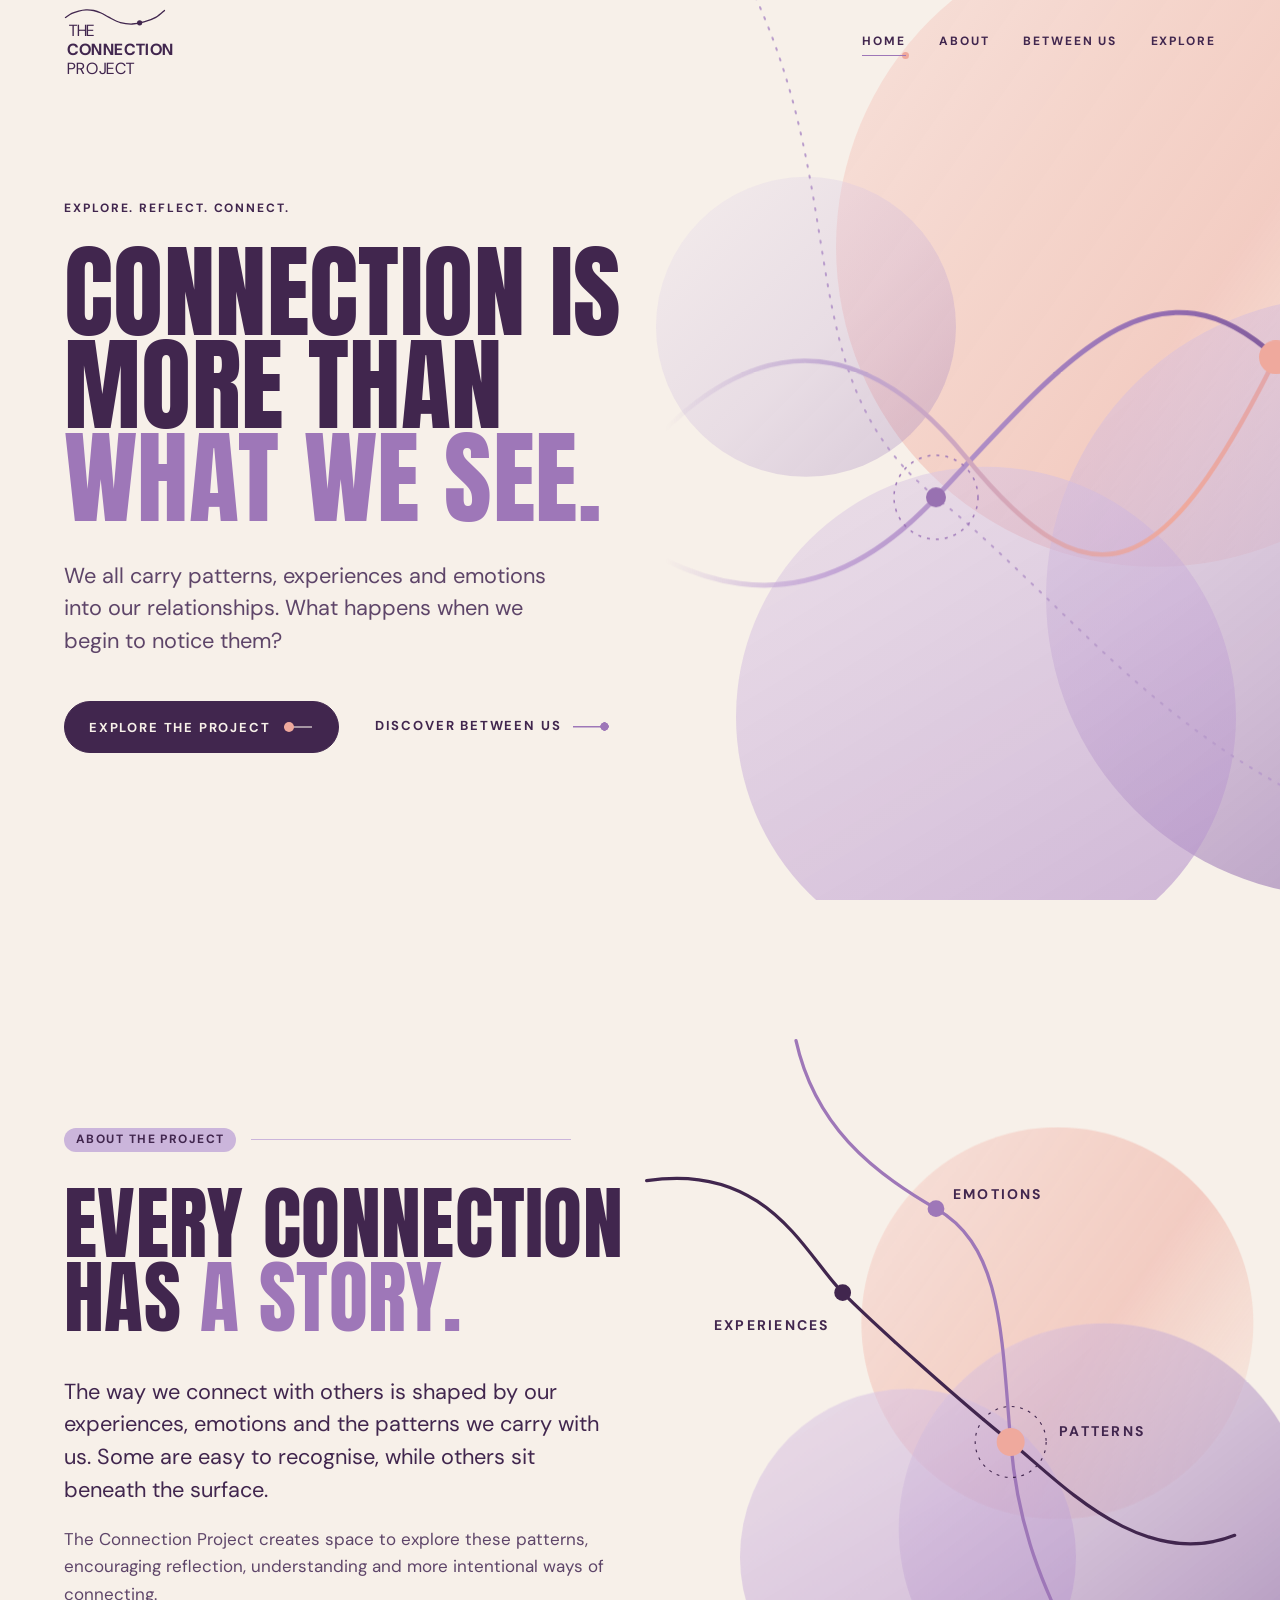
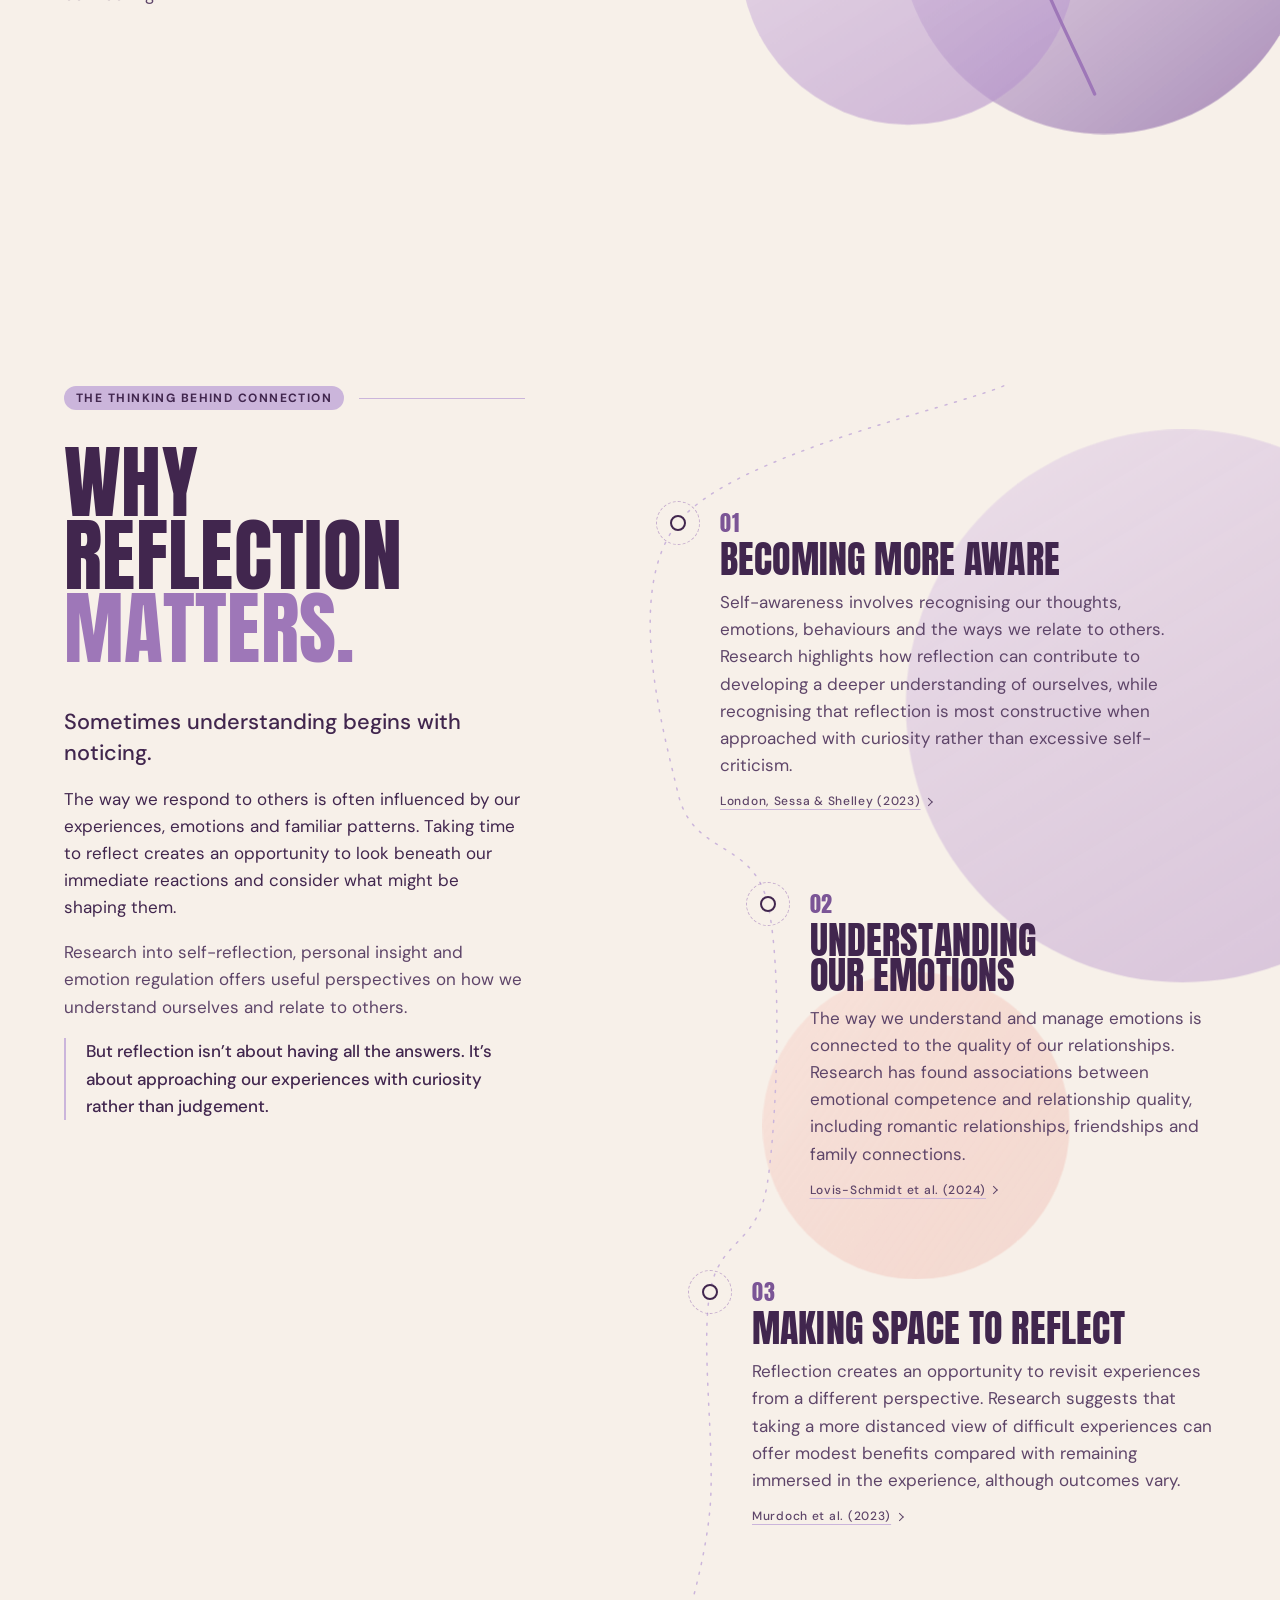
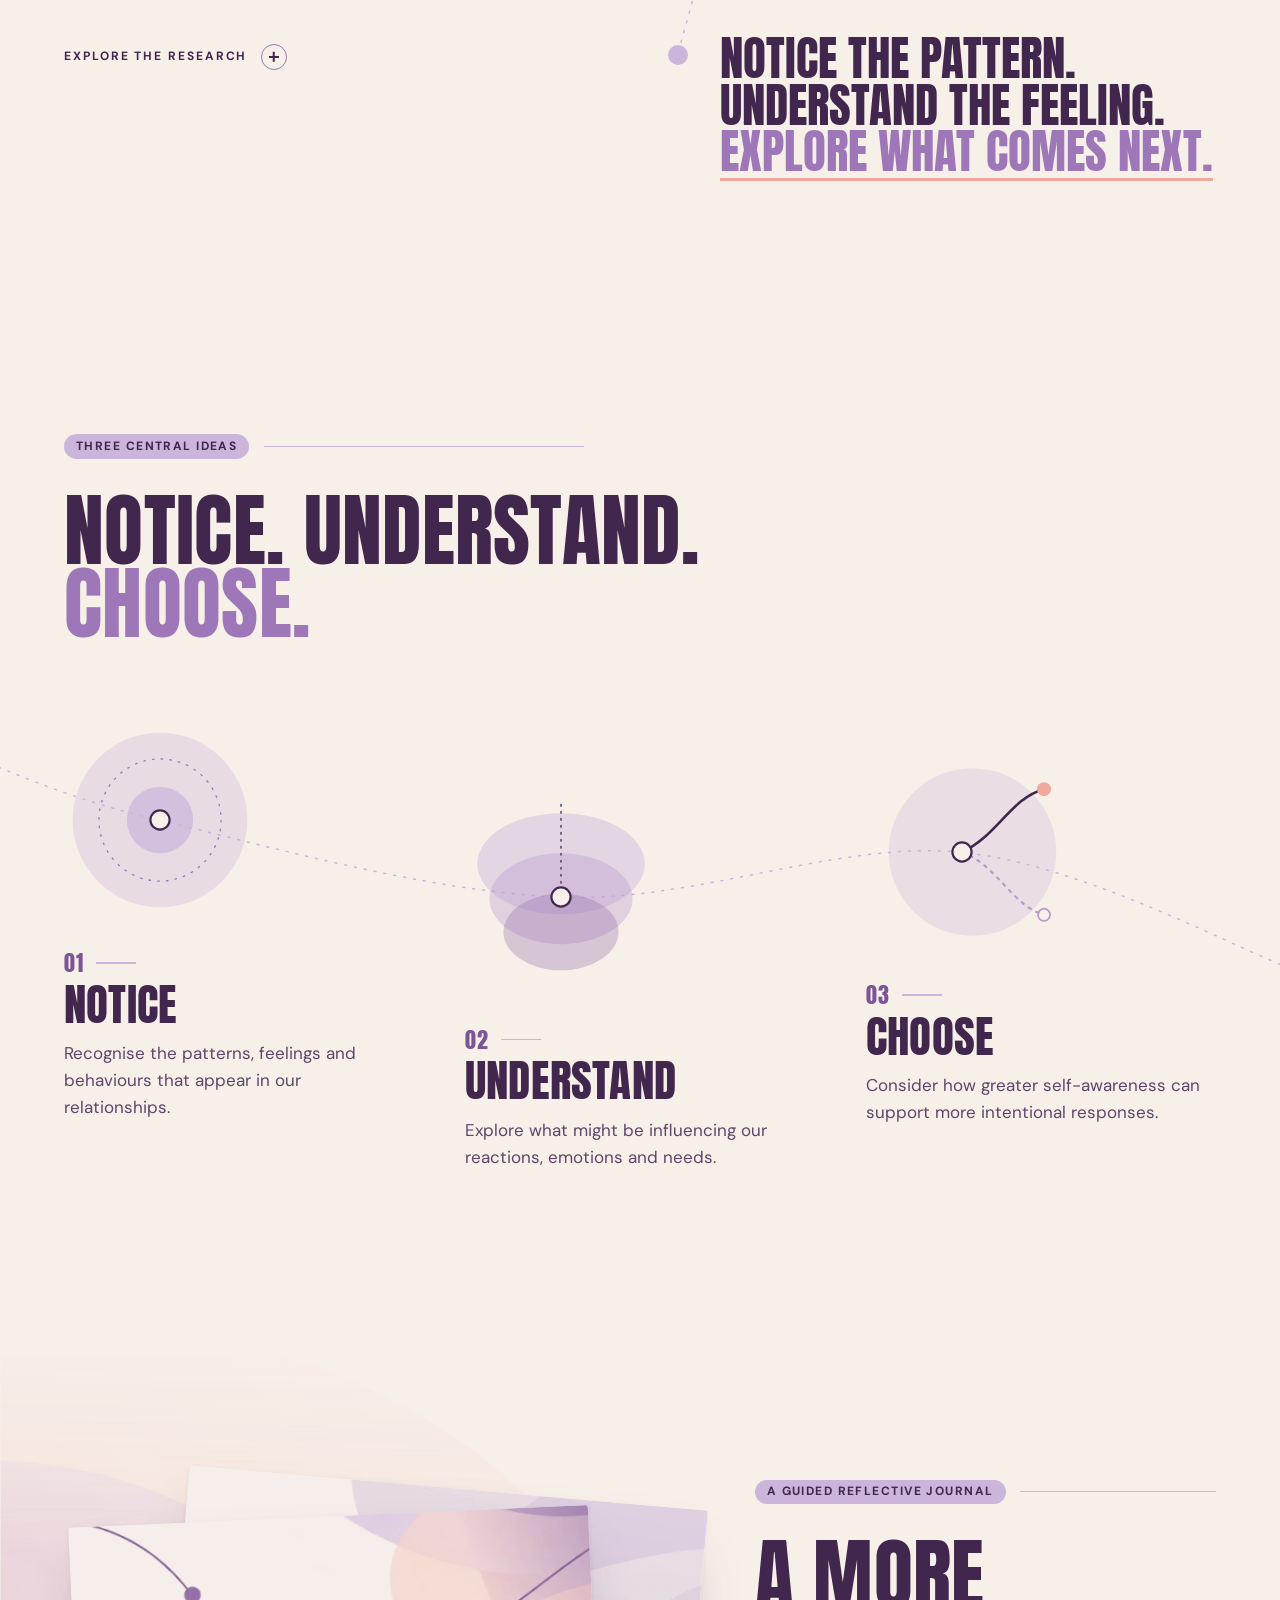
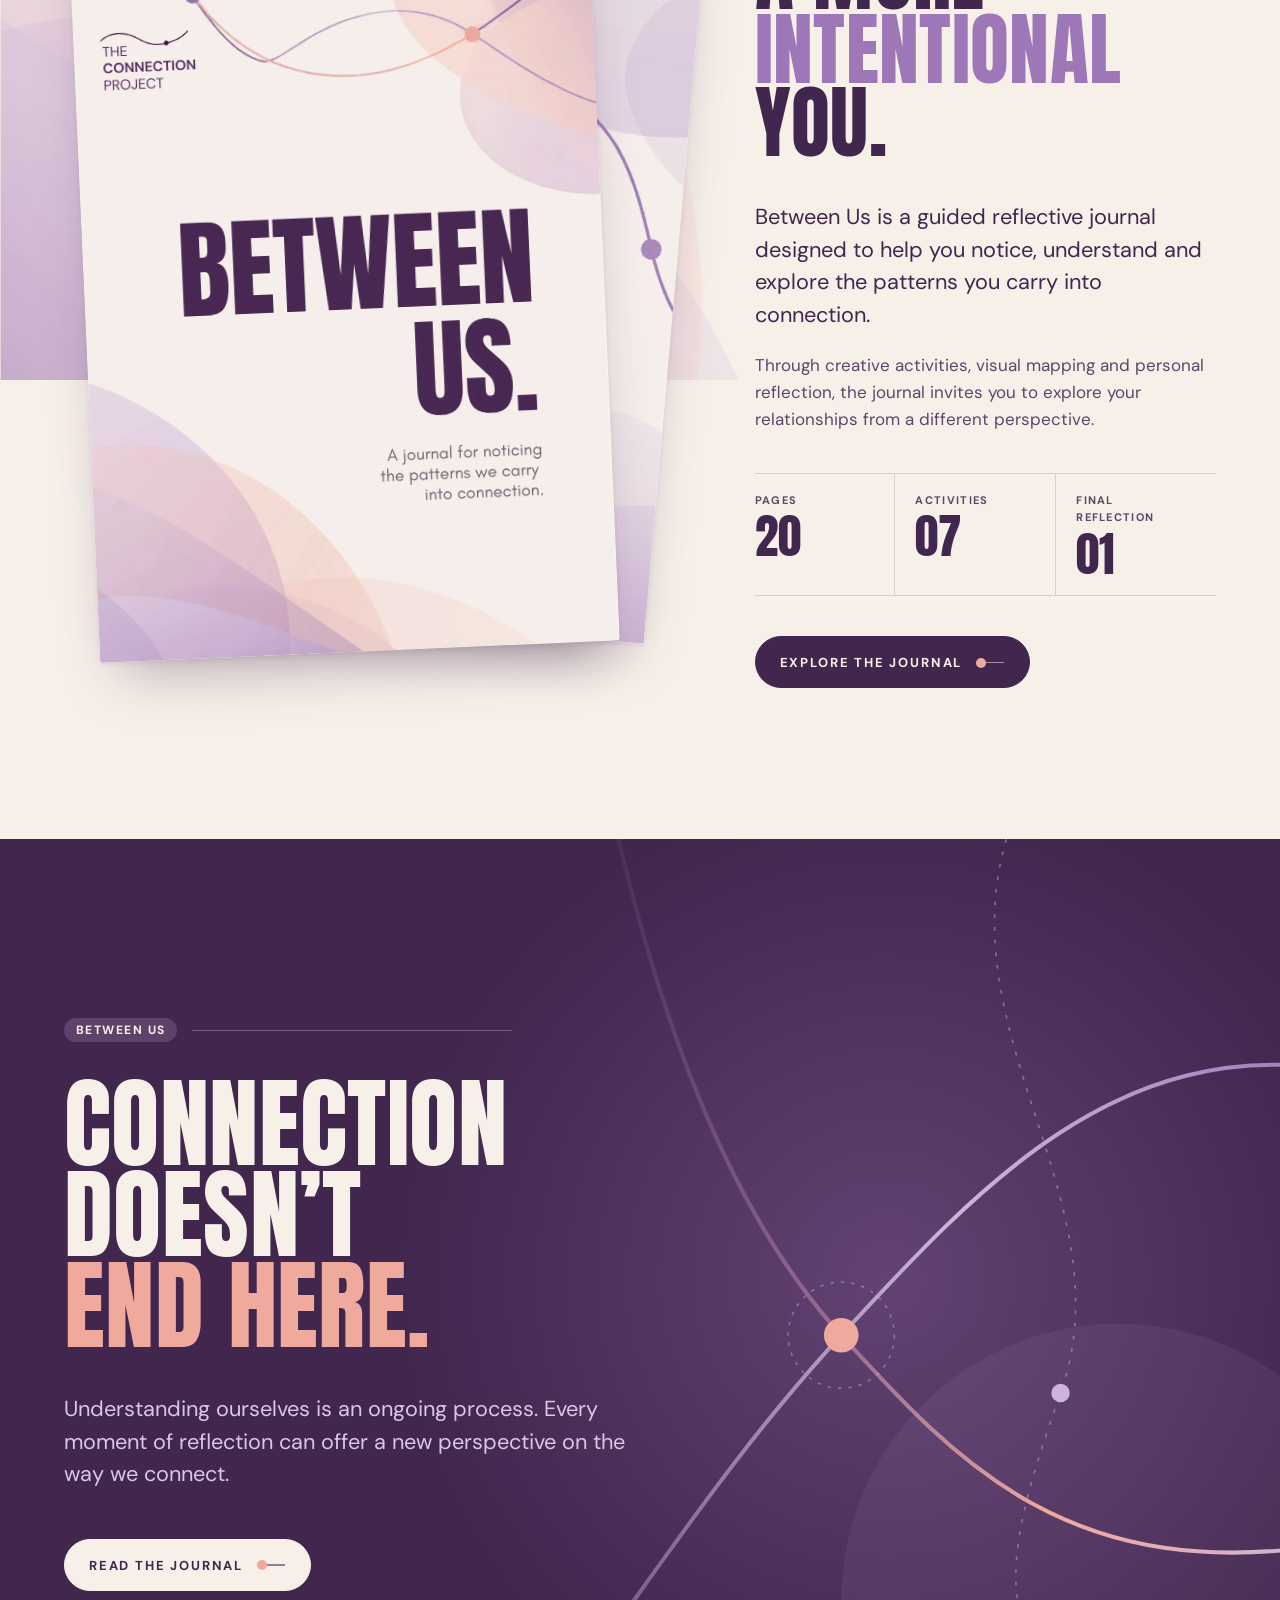
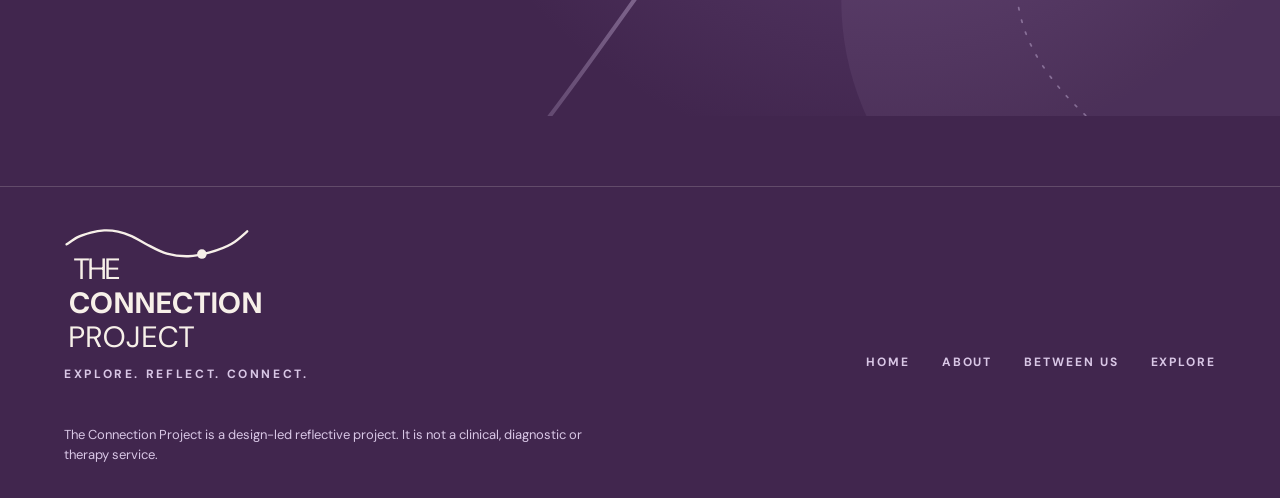
<file: index.html>
<!doctype html>
<html lang="en-GB">
<head>
<meta charset="utf-8">
<meta name="viewport" content="width=device-width, initial-scale=1, viewport-fit=cover">
<title>The Connection Project</title>
<meta name="claude:viewport-fit-sides" content="cover">
<meta name="description" content="The Connection Project is a design-led initiative exploring how we understand ourselves, navigate relationships and build meaningful connections. Explore. Reflect. Connect.">
<script>document.documentElement.classList.add("js")</script>
<link rel="preconnect" href="https://fonts.googleapis.com">
<link rel="preconnect" href="https://fonts.gstatic.com" crossorigin>
<link rel="stylesheet" href="https://fonts.googleapis.com/css2?family=Anton&family=DM+Sans:opsz,wght@9..40,400;9..40,500;9..40,700&display=swap">
<link rel="stylesheet" href="css/main.css">
<link rel="stylesheet" href="css/home.css">
</head>
<body>
<a class="skip-link" href="#main">Skip to content</a>

<!-- ============ HEADER (shared across pages) ============ -->
<header class="site-header" data-header>
  <div class="wrap site-header__inner">
    <a class="logo" href="./" aria-label="The Connection Project, home">
      <svg class="logo__svg" viewBox="190 616 1000 624" aria-hidden="true" focusable="false">
        <path d="M203 703 C213 697 242 676 262 666 C282 656 303 650 325 644 C347 638 369 634 392 633 C415 632 439 634 462 639 C485 644 507 652 530 662 C553 672 570 685 600 700 C630 715 672 740 708 750 C744 760 780 764 816 763 C852 762 888 754 924 744 C960 734 1001 720 1032 702 C1063 684 1099 649 1112 638" fill="none" stroke="#41264E" stroke-width="12" stroke-linecap="round"/>
        <circle cx="884" cy="752" r="24" fill="#41264E"/>
        <g fill="#41264E" font-family="'DM Sans', 'Helvetica Neue', Arial, sans-serif" font-size="148">
          <text x="239" y="877" font-weight="400" letter-spacing="-4.5">THE</text>
          <text x="214" y="1050" font-weight="700" letter-spacing="3.5">CONNECTION</text>
          <text x="216" y="1222" font-weight="400" letter-spacing="5.5">PROJECT</text>
        </g>
      </svg>
    </a>
    <button class="nav-toggle" type="button" aria-expanded="false" aria-controls="site-nav" data-nav-toggle>
      <span class="sr-only">Menu</span><span class="nav-toggle__lines" aria-hidden="true"></span>
    </button>
    <nav id="site-nav" class="site-nav" aria-label="Main" data-nav>
      <ul>
        <li><a href="./" aria-current="page">Home</a></li>
        <li><a href="#about">About</a></li>
        <li><a href="between-us.html">Between Us</a></li>
        <li><a href="explore.html">Explore</a></li>
      </ul>
    </nav>
  </div>
</header>

<main id="main">

  <!-- ============ 01 HERO ============ -->
  <section class="hero" aria-labelledby="hero-title">
    <div class="hero__art" aria-hidden="true">
      <svg class="hero__svg" viewBox="110 0 900 900" preserveAspectRatio="xMinYMid slice">
        <defs>
          <linearGradient id="hg-peach" x1="0" y1="0" x2="1" y2=".7"><stop offset="0" stop-color="#F8D7CF" stop-opacity=".55"/><stop offset=".66" stop-color="#EFA99D" stop-opacity=".5"/><stop offset="1" stop-color="#F6CCBE" stop-opacity=".3"/></linearGradient>
          <linearGradient id="hg-violet" x1=".12" y1=".08" x2=".85" y2="1"><stop offset="0" stop-color="#D9C2E3" stop-opacity=".45"/><stop offset="1" stop-color="#8C68A7" stop-opacity=".7"/></linearGradient>
          <linearGradient id="hg-lilac" x1="0" y1="0" x2=".6" y2="1"><stop offset="0" stop-color="#E1CFE8" stop-opacity=".5"/><stop offset="1" stop-color="#B795CC" stop-opacity=".6"/></linearGradient>
          <linearGradient id="hg-orchid" x1="0" y1="0" x2="1" y2="1"><stop offset="0" stop-color="#EEE3F1" stop-opacity=".6"/><stop offset=".55" stop-color="#CBB5DB" stop-opacity=".6"/><stop offset="1" stop-color="#9470B1" stop-opacity=".55"/></linearGradient>
          <linearGradient id="hg-line-plum" gradientUnits="userSpaceOnUse" x1="110" y1="0" x2="940" y2="0"><stop offset="0" stop-color="#C4A7D6" stop-opacity="0"/><stop offset=".2" stop-color="#C4A7D6"/><stop offset=".6" stop-color="#946DB1"/><stop offset="1" stop-color="#5C3B72"/></linearGradient>
          <clipPath id="hg-clip"><rect x="110" y="-200" width="1000" height="1300"/></clipPath>
          <linearGradient id="hg-line-coral" gradientUnits="userSpaceOnUse" x1="110" y1="0" x2="940" y2="0"><stop offset="0" stop-color="#BFA6D1" stop-opacity="0"/><stop offset=".22" stop-color="#BFA6D1"/><stop offset=".62" stop-color="#EFA99D"/><stop offset="1" stop-color="#C4A1CC"/></linearGradient>
        </defs>
        <g class="hero__shapes" data-parallax="-0.06">
          <circle class="float float--a" cx="600" cy="250" r="320" fill="url(#hg-peach)"/>
          <circle class="float float--b" cx="790" cy="600" r="300" fill="url(#hg-violet)"/>
          <circle class="float float--c" cx="430" cy="720" r="250" fill="url(#hg-lilac)"/>
          <circle class="float float--d" cx="250" cy="330" r="150" fill="url(#hg-orchid)" opacity=".55"/>
        </g>
        <g class="hero__lines" data-parallax="0.04" clip-path="url(#hg-clip)">
          <path class="hero__dashed flow" d="M190 -20 C300 200 230 380 380 500 S640 800 920 860" fill="none" stroke="#B89BCB" stroke-width="2" stroke-dasharray="2 9" stroke-linecap="round"/>
          <path class="draw" pathLength="1" d="M-20 470 C120 600 250 640 380 500 S600 250 720 360 S880 560 940 540" fill="none" stroke="url(#hg-line-plum)" stroke-width="5" stroke-linecap="round"/>
          <path class="draw draw--late" pathLength="1" d="M-20 620 C130 330 280 300 410 460 S610 580 720 360 S860 170 940 130" fill="none" stroke="url(#hg-line-coral)" stroke-width="4.6" stroke-linecap="round"/>
          <g class="spin"><circle class="node-ring" cx="380" cy="500" r="42" fill="none" stroke="#9E77B8" stroke-width="1.5" stroke-dasharray="3 6"/></g>
          <g class="breathe"><circle class="node node--1" cx="380" cy="500" r="10" fill="#9871B1"/></g>
          <circle class="node-pulse" cx="720" cy="360" r="17" fill="none" stroke="#EFA99D" stroke-width="2"/>
          <g class="breathe breathe--slow"><circle class="node node--2" cx="720" cy="360" r="17" fill="#EFA99D"/></g>
        </g>
      </svg>
    </div>

    <div class="wrap hero__inner">
      <p class="label hero__eyebrow">Explore. Reflect. Connect.</p>
      <h1 id="hero-title" class="hero__title">
        <span>Connection is</span>
        <span>more than</span>
        <span class="hl">what we see.</span>
      </h1>
      <p class="hero__lead lead">We all carry patterns, experiences and emotions into our relationships. What happens when we begin to notice them?</p>
      <div class="hero__actions">
        <a class="btn" href="#about">Explore the project <span class="btn__node" aria-hidden="true"></span></a>
        <a class="link-line" href="between-us.html">Discover Between Us</a>
      </div>
    </div>
  </section>

  <!-- ============ 02 ABOUT ============ -->
  <section id="about" class="about section" aria-labelledby="about-title">
    <div class="wrap about__grid">
      <div class="about__text">
        <div class="tab-rule" data-reveal><span class="tab">About the project</span></div>
        <h2 id="about-title" class="h-xl" data-reveal>Every connection has <span class="hl">a story.</span></h2>
        <div class="about__copy" data-reveal>
          <p class="lead">The way we connect with others is shaped by our experiences, emotions and the patterns we carry with us. Some are easy to recognise, while others sit beneath the surface.</p>
          <p class="muted">The Connection Project creates space to explore these patterns, encouraging reflection, understanding and more intentional ways of connecting.</p>
        </div>
      </div>

      <figure class="about__art" aria-hidden="true" data-draw-on-view>
        <svg class="about__svg" viewBox="0 0 600 680">
          <defs>
            <linearGradient id="ab-peach" x1="0" y1="0" x2="1" y2=".7"><stop offset="0" stop-color="#F8D7CF" stop-opacity=".55"/><stop offset=".66" stop-color="#EFA99D" stop-opacity=".5"/><stop offset="1" stop-color="#F6CCBE" stop-opacity=".3"/></linearGradient>
            <linearGradient id="ab-violet" x1=".12" y1=".08" x2=".85" y2="1"><stop offset="0" stop-color="#D9C2E3" stop-opacity=".45"/><stop offset="1" stop-color="#8C68A7" stop-opacity=".7"/></linearGradient>
            <linearGradient id="ab-lilac" x1="0" y1="0" x2=".6" y2="1"><stop offset="0" stop-color="#E1CFE8" stop-opacity=".55"/><stop offset="1" stop-color="#B795CC" stop-opacity=".6"/></linearGradient>
          </defs>
          <g data-parallax="-0.05">
            <circle class="float" cx="430" cy="250" r="210" fill="url(#ab-peach)"/>
            <circle class="float float--b" cx="480" cy="470" r="220" fill="url(#ab-violet)"/>
            <circle class="float float--c" cx="270" cy="500" r="180" fill="url(#ab-lilac)"/>
          </g>
          <path class="draw" pathLength="1" d="M-10 140 C120 120 160 220 200 260 S330 380 380 420 S520 560 620 520" fill="none" stroke="#41264E" stroke-width="3.5" stroke-linecap="round"/>
          <path class="draw draw--late" pathLength="1" d="M150 -10 C170 80 230 130 300 170 S370 300 380 420 S430 600 470 690" fill="none" stroke="#9E77B8" stroke-width="3.5" stroke-linecap="round"/>
          <circle class="breathe" cx="200" cy="260" r="9" fill="#41264E"/>
          <circle class="breathe breathe--late" cx="300" cy="170" r="9" fill="#9E77B8"/>
          <circle class="spin" cx="380" cy="420" r="38" fill="none" stroke="#41264E" stroke-width="1.2" stroke-dasharray="3 6"/>
          <circle class="breathe breathe--slow" cx="380" cy="420" r="15" fill="#EFA99D"/>
          <text x="186" y="300" text-anchor="end" class="about__tag">Experiences</text>
          <text x="318" y="160" class="about__tag">Emotions</text>
          <text x="432" y="414" class="about__tag">Patterns</text>
        </svg>
      </figure>
    </div>
  </section>

  <!-- ============ 03 WHY REFLECTION MATTERS (research-informed thinking) ============ -->
  <section id="thinking" class="reflect section" aria-labelledby="reflect-title" data-thread="column">
    <svg class="reflect__shapes" viewBox="0 0 600 900" aria-hidden="true" focusable="false">
      <defs>
        <linearGradient id="rf-lilac" x1="0" y1="0" x2=".6" y2="1"><stop offset="0" stop-color="#E1CFE8" stop-opacity=".5"/><stop offset="1" stop-color="#B795CC" stop-opacity=".45"/></linearGradient>
        <linearGradient id="rf-peach" x1="0" y1="0" x2="1" y2=".7"><stop offset="0" stop-color="#F8D7CF" stop-opacity=".5"/><stop offset="1" stop-color="#EFA99D" stop-opacity=".3"/></linearGradient>
      </defs>
      <g data-parallax="-0.05">
        <circle class="float float--c" cx="430" cy="290" r="270" fill="url(#rf-lilac)"/>
        <circle class="float float--d" cx="170" cy="700" r="150" fill="url(#rf-peach)"/>
      </g>
    </svg>
    <svg class="thread__svg" aria-hidden="true" focusable="false">
      <defs>
        <linearGradient id="rf-grad" x1="0" y1="0" x2="0" y2="1"><stop offset="0" stop-color="#CBB5DB"/><stop offset=".55" stop-color="#9E77B8"/><stop offset="1" stop-color="#EFA99D"/></linearGradient>
      </defs>
      <path class="thread__bg flow" data-thread-bg d="" fill="none"/>
      <path class="thread__line" data-thread-path d="" fill="none" stroke="url(#rf-grad)"/>
    </svg>

    <div class="wrap">
      <div class="reflect__grid">
        <div class="reflect__intro">
          <div class="tab-rule" data-reveal><span class="tab">The thinking behind connection</span></div>
          <h2 id="reflect-title" class="h-xl" data-reveal>Why reflection <span class="hl">matters.</span></h2>
          <div class="reflect__copy" data-reveal>
            <p class="reflect__opener">Sometimes understanding begins with noticing.</p>
            <p>The way we respond to others is often influenced by our experiences, emotions and familiar patterns. Taking time to reflect creates an opportunity to look beneath our immediate reactions and consider what might be shaping them.</p>
            <p class="muted">Research into self-reflection, personal insight and emotion regulation offers useful perspectives on how we understand ourselves and relate to others.</p>
            <p class="reflect__curiosity">But reflection isn’t about having all the answers. It’s about approaching our experiences with curiosity rather than judgement.</p>
          </div>
        </div>

        <div class="reflect__ideas-wrap">
          <span class="reflect__start" data-thread-start aria-hidden="true"></span>
          <ol class="reflect__ideas">
            <li class="idea" data-thread-item>
              <span class="idea__node" data-thread-anchor aria-hidden="true"></span>
              <div class="idea__body" data-reveal>
                <p class="idea__num">01</p>
                <h3 class="idea__title">Becoming more aware</h3>
                <p class="idea__text">Self-awareness involves recognising our thoughts, emotions, behaviours and the ways we relate to others. Research highlights how reflection can contribute to developing a deeper understanding of ourselves, while recognising that reflection is most constructive when approached with curiosity rather than excessive self-criticism.</p>
                <a class="idea__cite" href="https://www.annualreviews.org/content/journals/10.1146/annurev-orgpsych-120920-044531" target="_blank" rel="noopener">London, Sessa &amp; Shelley (2023)<span class="sr-only">: Developing self-awareness (opens the article in a new tab)</span></a>
              </div>
            </li>
            <li class="idea" data-thread-item>
              <span class="idea__node" data-thread-anchor aria-hidden="true"></span>
              <div class="idea__body" data-reveal>
                <p class="idea__num">02</p>
                <h3 class="idea__title">Understanding our emotions</h3>
                <p class="idea__text">The way we understand and manage emotions is connected to the quality of our relationships. Research has found associations between emotional competence and relationship quality, including romantic relationships, friendships and family connections.</p>
                <a class="idea__cite" href="https://www.sciencedirect.com/science/article/pii/S0191886924002733" target="_blank" rel="noopener">Lovis-Schmidt et al. (2024)<span class="sr-only">: The role of emotional competence in romantic and non-romantic relationships (opens the article in a new tab)</span></a>
              </div>
            </li>
            <li class="idea" data-thread-item>
              <span class="idea__node" data-thread-anchor aria-hidden="true"></span>
              <div class="idea__body" data-reveal>
                <p class="idea__num">03</p>
                <h3 class="idea__title">Making space to reflect</h3>
                <p class="idea__text">Reflection creates an opportunity to revisit experiences from a different perspective. Research suggests that taking a more distanced view of difficult experiences can offer modest benefits compared with remaining immersed in the experience, although outcomes vary.</p>
                <a class="idea__cite" href="https://onlinelibrary.wiley.com/doi/full/10.1002/smi.3199" target="_blank" rel="noopener">Murdoch et al. (2023)<span class="sr-only">: The effectiveness of self-distanced versus self-immersed reflections (opens the article in a new tab)</span></a>
              </div>
            </li>
          </ol>
        </div>
      </div>

      <div class="reflect__foot">
        <details class="sources" id="research-sources">
          <summary class="sources__toggle"><span>Explore the research</span><span class="sources__icon" aria-hidden="true"></span></summary>
          <div class="sources__panel">
            <ol class="sources__list">
              <li>London, M., Sessa, V. I., &amp; Shelley, L. A. (2023). Developing self-awareness: Learning processes for self- and interpersonal growth. <cite>Annual Review of Organizational Psychology and Organizational Behavior, 10</cite>, 261–288. <a class="sources__link" href="https://www.annualreviews.org/content/journals/10.1146/annurev-orgpsych-120920-044531" target="_blank" rel="noopener">Read the article<span class="sr-only">: Developing self-awareness (opens in a new tab)</span></a></li>
              <li>Lovis-Schmidt, A., Tavener, D., Oestreich, J., &amp; Rindermann, H. (2024). The role of emotional competence in romantic and non-romantic relationships: A meta-analysis. <cite>Personality and Individual Differences, 230</cite>, Article 112813. <a class="sources__link" href="https://www.sciencedirect.com/science/article/pii/S0191886924002733" target="_blank" rel="noopener">Read the article<span class="sr-only">: The role of emotional competence (opens in a new tab)</span></a></li>
              <li>Murdoch, E. M., Chapman, M. T., Crane, M., &amp; Gucciardi, D. F. (2023). The effectiveness of self-distanced versus self-immersed reflections among adults: Systematic review and meta-analysis of experimental studies. <cite>Stress and Health, 39</cite>(2), 255–271. <a class="sources__link" href="https://onlinelibrary.wiley.com/doi/full/10.1002/smi.3199" target="_blank" rel="noopener">Read the article<span class="sr-only">: Self-distanced versus self-immersed reflections (opens in a new tab)</span></a></li>
            </ol>
            <p class="sources__sub label">Supplementary: reflective writing</p>
            <ol class="sources__list" start="4">
              <li>Hoult, L. M., Wetherell, M. A., Edginton, T., &amp; Smith, M. A. (2025). Positive expressive writing interventions, subjective health and wellbeing in non-clinical populations: A systematic review. <cite>PLOS ONE, 20</cite>(5), Article e0308928. <a class="sources__link" href="https://journals.plos.org/plosone/article?id=10.1371/journal.pone.0308928" target="_blank" rel="noopener">Read the article<span class="sr-only">: Positive expressive writing interventions (opens in a new tab)</span></a></li>
            </ol>
            <p class="sources__note">These studies provide research-informed context for the project’s creative direction. They do not show that Between Us has been clinically tested or proven to improve relationships.</p>
          </div>
        </details>

        <p class="reflect__bridge">
          <span class="bridge__node" data-thread-end aria-hidden="true"></span>
          <span class="bridge__text" data-reveal>
            <span>Notice the pattern.</span>
            <span>Understand the feeling.</span>
            <span class="bridge__next">Explore what comes next.</span>
          </span>
        </p>
      </div>
    </div>
  </section>

  <!-- ============ 04 NOTICE / UNDERSTAND / CHOOSE ============ -->
  <section class="nuc section" aria-labelledby="nuc-title" data-thread="edges">
    <svg class="thread__svg" aria-hidden="true" focusable="false">
      <defs>
        <linearGradient id="nuc-grad" x1="0" y1="0" x2="1" y2="0"><stop offset="0" stop-color="#CBB5DB"/><stop offset=".5" stop-color="#9E77B8"/><stop offset="1" stop-color="#EFA99D"/></linearGradient>
      </defs>
      <path class="thread__bg flow" data-thread-bg d="" fill="none"/>
      <path class="thread__line" data-thread-path d="" fill="none" stroke="url(#nuc-grad)"/>
    </svg>

    <div class="wrap">
      <div class="nuc__head">
        <div class="tab-rule" data-reveal><span class="tab">Three central ideas</span></div>
        <h2 id="nuc-title" class="nuc__title" data-reveal>Notice. Understand. <span class="hl">Choose.</span></h2>
      </div>

      <ol class="nuc__list">
        <li class="nuc__item" data-thread-item>
          <div class="nuc__graphic" data-thread-anchor aria-hidden="true">
            <svg viewBox="0 0 220 220">
              <circle cx="110" cy="110" r="100" fill="#CBB5DB" opacity=".35"/>
              <circle class="spin" cx="110" cy="110" r="70" fill="none" stroke="#9E77B8" stroke-width="1.5" stroke-dasharray="3 7"/>
              <circle cx="110" cy="110" r="38" fill="#CBB5DB" opacity=".75"/>
              <circle class="nuc__node" cx="110" cy="110" r="11"/>
            </svg>
          </div>
          <div class="nuc__copy">
            <p class="nuc__num label">01</p>
            <h3 class="nuc__name">Notice</h3>
            <p class="nuc__text">Recognise the patterns, feelings and behaviours that appear in our relationships.</p>
          </div>
        </li>

        <li class="nuc__item" data-thread-item>
          <div class="nuc__graphic" data-thread-anchor aria-hidden="true">
            <svg viewBox="0 0 220 220">
              <ellipse cx="110" cy="72" rx="96" ry="58" fill="#CBB5DB" opacity=".45"/>
              <ellipse cx="110" cy="112" rx="82" ry="52" fill="#B795CC" opacity=".35"/>
              <ellipse cx="110" cy="150" rx="66" ry="44" fill="#8C68A7" opacity=".3"/>
              <path d="M110 4 V96" stroke="#41264E" stroke-width="1.5" stroke-dasharray="2 6" stroke-linecap="round"/>
              <circle class="nuc__node" cx="110" cy="110" r="11"/>
            </svg>
          </div>
          <div class="nuc__copy">
            <p class="nuc__num label">02</p>
            <h3 class="nuc__name">Understand</h3>
            <p class="nuc__text">Explore what might be influencing our reactions, emotions and needs.</p>
          </div>
        </li>

        <li class="nuc__item" data-thread-item>
          <div class="nuc__graphic" data-thread-anchor aria-hidden="true">
            <svg viewBox="0 0 220 220">
              <circle cx="122" cy="110" r="96" fill="#CBB5DB" opacity=".3"/>
              <path d="M110 110 C150 125 168 172 204 182" fill="none" stroke="#B89BCB" stroke-width="2.5" stroke-dasharray="3 7" stroke-linecap="round"/>
              <circle cx="204" cy="182" r="7" fill="none" stroke="#B89BCB" stroke-width="2"/>
              <path d="M110 110 C150 92 166 48 204 38" fill="none" stroke="#41264E" stroke-width="3" stroke-linecap="round"/>
              <circle class="breathe" cx="204" cy="38" r="8" fill="#EFA99D"/>
              <circle class="nuc__node" cx="110" cy="110" r="11"/>
            </svg>
          </div>
          <div class="nuc__copy">
            <p class="nuc__num label">03</p>
            <h3 class="nuc__name">Choose</h3>
            <p class="nuc__text">Consider how greater self-awareness can support more intentional responses.</p>
          </div>
        </li>
      </ol>
    </div>
  </section>

  <!-- ============ 05 INTRODUCING BETWEEN US ============ -->
  <section class="journal section" aria-labelledby="journal-title">
    <img class="journal__deco" src="assets/graphics/shapes-circles.png" alt="" width="693" height="608" loading="lazy" aria-hidden="true">
    <div class="wrap journal__grid">
      <figure class="journal__mock" data-reveal>
        <img class="journal__page journal__page--back" src="assets/journal/pages/page-02.webp" alt="" width="1075" height="1521" loading="lazy">
        <img class="journal__page journal__page--cover" src="assets/journal/pages/page-01.webp" alt="The cover of Between Us: a lavender page with layered translucent shapes, a single connection line and the title Between Us." width="1075" height="1521" loading="lazy">
        <figcaption class="sr-only">Between Us journal cover, with the opening page behind it.</figcaption>
      </figure>

      <div class="journal__text">
        <div class="tab-rule" data-reveal><span class="tab">A guided reflective journal</span></div>
        <h2 id="journal-title" class="h-xl" data-reveal>A more <span class="hl">intentional</span> you.</h2>
        <div class="journal__copy" data-reveal>
          <p class="lead">Between Us is a guided reflective journal designed to help you notice, understand and explore the patterns you carry into connection.</p>
          <p class="muted">Through creative activities, visual mapping and personal reflection, the journal invites you to explore your relationships from a different perspective.</p>
        </div>
        <dl class="journal__facts" data-reveal>
          <div><dt class="label">Pages</dt><dd>20</dd></div>
          <div><dt class="label">Activities</dt><dd>07</dd></div>
          <div><dt class="label">Final reflection</dt><dd>01</dd></div>
        </dl>
        <div data-reveal>
          <a class="btn" href="between-us.html">Explore the journal <span class="btn__node" aria-hidden="true"></span></a>
        </div>
      </div>
    </div>
  </section>

  <!-- ============ 06 CLOSING ============ -->
  <section class="closing on-plum" aria-labelledby="closing-title" data-draw-on-view>
    <svg class="closing__svg" viewBox="0 0 1440 760" preserveAspectRatio="xMaxYMid slice" aria-hidden="true" focusable="false">
      <defs>
        <linearGradient id="cl-a" x1="0" y1="0" x2="1" y2="0"><stop offset="0" stop-color="#CBB5DB" stop-opacity=".15"/><stop offset=".55" stop-color="#CBB5DB"/><stop offset="1" stop-color="#9E77B8"/></linearGradient>
        <linearGradient id="cl-b" x1="0" y1="0" x2="1" y2="0"><stop offset="0" stop-color="#9E77B8" stop-opacity=".1"/><stop offset=".6" stop-color="#EFA99D"/><stop offset="1" stop-color="#CBB5DB"/></linearGradient>
        <radialGradient id="cl-glow"><stop offset="0" stop-color="#9E77B8" stop-opacity=".35"/><stop offset="1" stop-color="#9E77B8" stop-opacity="0"/></radialGradient>
      </defs>
      <circle cx="1100" cy="380" r="420" fill="url(#cl-glow)"/>
      <circle class="float float--b" cx="1300" cy="660" r="240" fill="#CBB5DB" opacity=".07"/>
      <path class="draw" pathLength="1" d="M760 820 C860 700 940 560 1060 430 S1300 170 1490 200" fill="none" stroke="url(#cl-a)" stroke-width="3.5" stroke-linecap="round"/>
      <path class="draw draw--late" pathLength="1" d="M860 -30 C900 150 960 320 1060 430 S1260 650 1490 610" fill="none" stroke="url(#cl-b)" stroke-width="3.5" stroke-linecap="round"/>
      <path class="flow" d="M1210 -20 C1140 160 1310 310 1250 480 S1190 700 1320 800" fill="none" stroke="#CBB5DB" stroke-opacity=".45" stroke-width="1.5" stroke-dasharray="2 9" stroke-linecap="round"/>
      <circle class="spin" cx="1060" cy="430" r="46" fill="none" stroke="#CBB5DB" stroke-opacity=".5" stroke-width="1.2" stroke-dasharray="3 6"/>
      <circle class="breathe breathe--slow" cx="1060" cy="430" r="15" fill="#EFA99D"/>
      <circle class="breathe breathe--late" cx="1250" cy="480" r="8" fill="#CBB5DB"/>
    </svg>
    <div class="wrap closing__inner">
      <div class="tab-rule" data-reveal><span class="tab">Between Us</span></div>
      <h2 id="closing-title" class="closing__title" data-reveal><span>Connection</span> <span>doesn’t</span> <span class="closing__hl">end here.</span></h2>
      <p class="closing__text lead" data-reveal>Understanding ourselves is an ongoing process. Every moment of reflection can offer a new perspective on the way we connect.</p>
      <div data-reveal>
        <a class="btn btn--light" href="between-us.html">Read the journal <span class="btn__node" aria-hidden="true"></span></a>
      </div>
    </div>
  </section>
</main>

<!-- ============ FOOTER (shared across pages) ============ -->
<footer class="site-footer">
  <div class="wrap footer__inner">
    <div>
      <svg class="footer__logo" viewBox="190 616 1000 624" role="img" aria-label="The Connection Project">
        <path d="M203 703 C213 697 242 676 262 666 C282 656 303 650 325 644 C347 638 369 634 392 633 C415 632 439 634 462 639 C485 644 507 652 530 662 C553 672 570 685 600 700 C630 715 672 740 708 750 C744 760 780 764 816 763 C852 762 888 754 924 744 C960 734 1001 720 1032 702 C1063 684 1099 649 1112 638" fill="none" stroke="#F7F0E9" stroke-width="12" stroke-linecap="round"/>
        <circle cx="884" cy="752" r="24" fill="#F7F0E9"/>
        <g fill="#F7F0E9" font-family="'DM Sans', 'Helvetica Neue', Arial, sans-serif" font-size="148">
          <text x="239" y="877" font-weight="400" letter-spacing="-4.5">THE</text>
          <text x="214" y="1050" font-weight="700" letter-spacing="3.5">CONNECTION</text>
          <text x="216" y="1222" font-weight="400" letter-spacing="5.5">PROJECT</text>
        </g>
      </svg>
      <p class="footer__tag">Explore. Reflect. Connect.</p>
    </div>
    <nav class="footer__nav" aria-label="Footer">
      <ul>
        <li><a href="./">Home</a></li>
        <li><a href="./#about">About</a></li>
        <li><a href="between-us.html">Between Us</a></li>
        <li><a href="explore.html">Explore</a></li>
      </ul>
    </nav>
  </div>
  <div class="wrap"><p class="footer__base">The Connection Project is a design-led reflective project. It is not a clinical, diagnostic or therapy service.</p></div>
</footer>

<script src="js/main.js" defer></script>
</body>
</html>
</file>
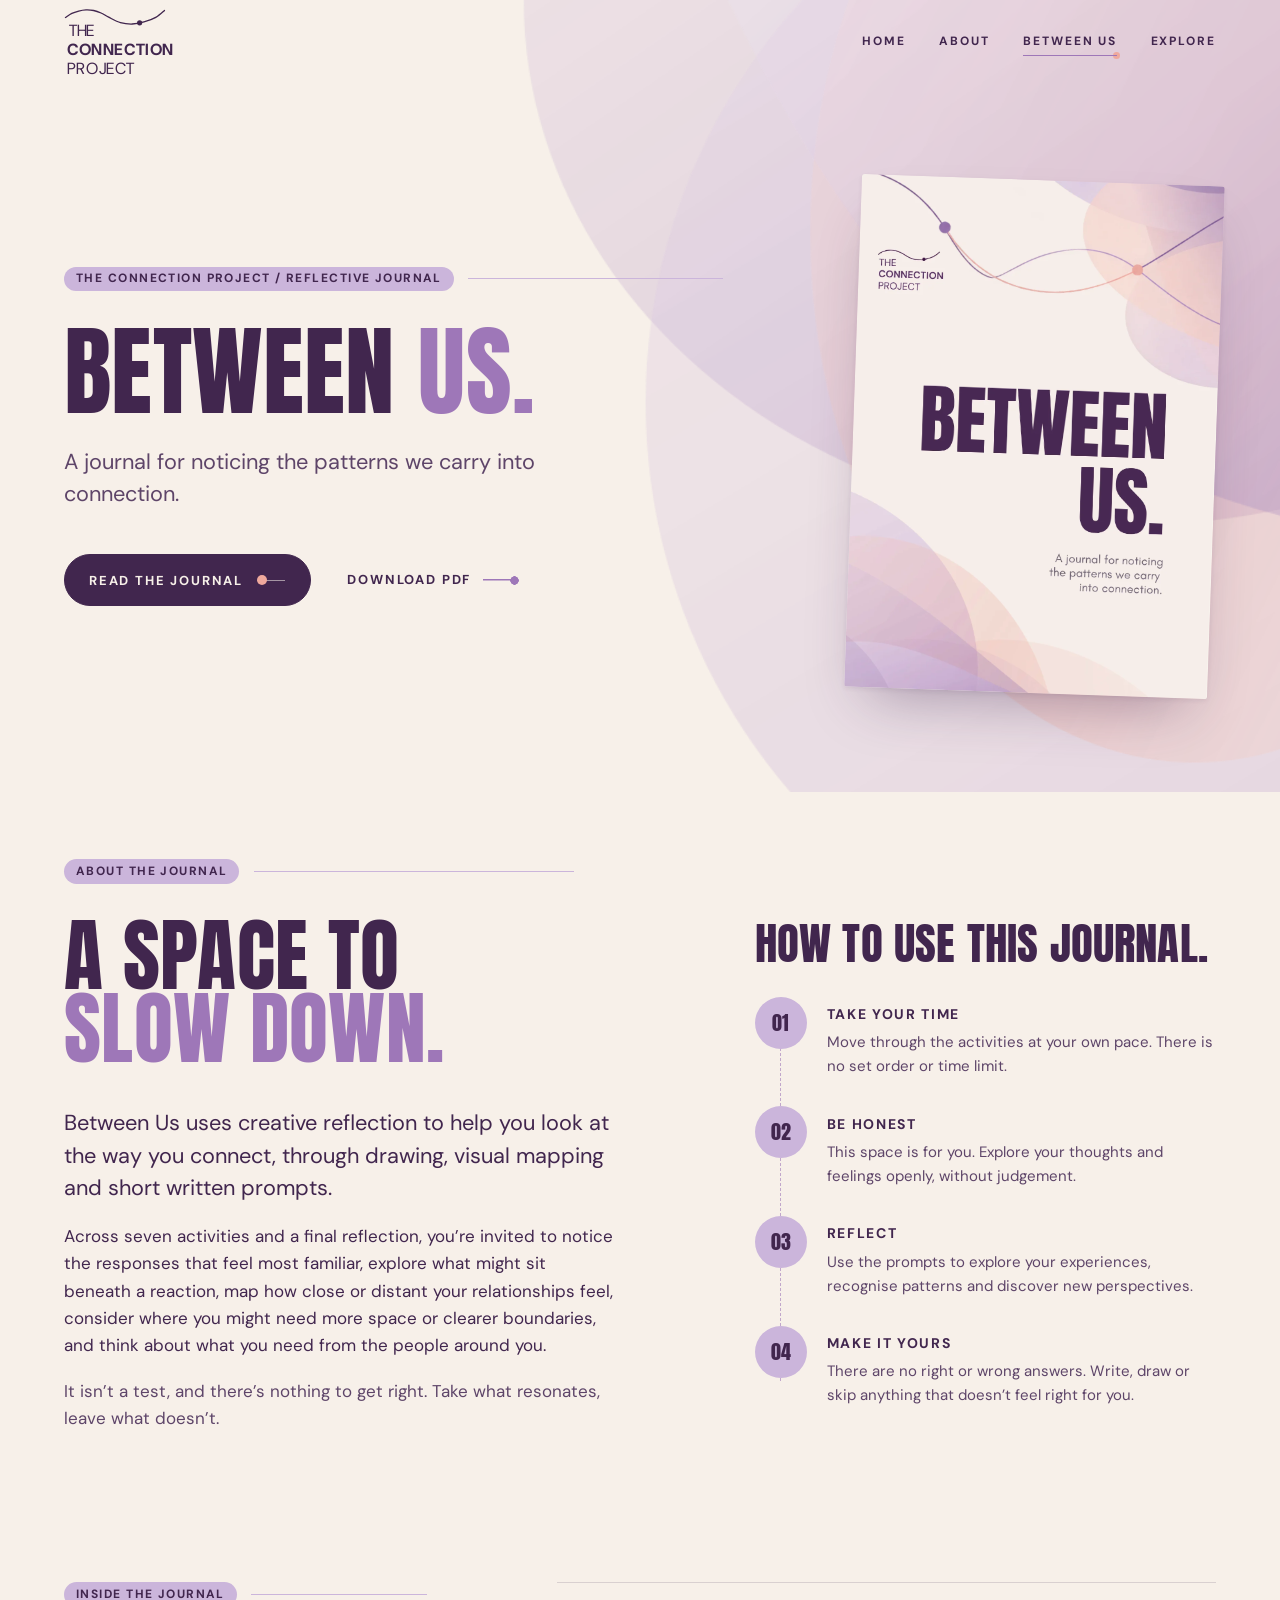
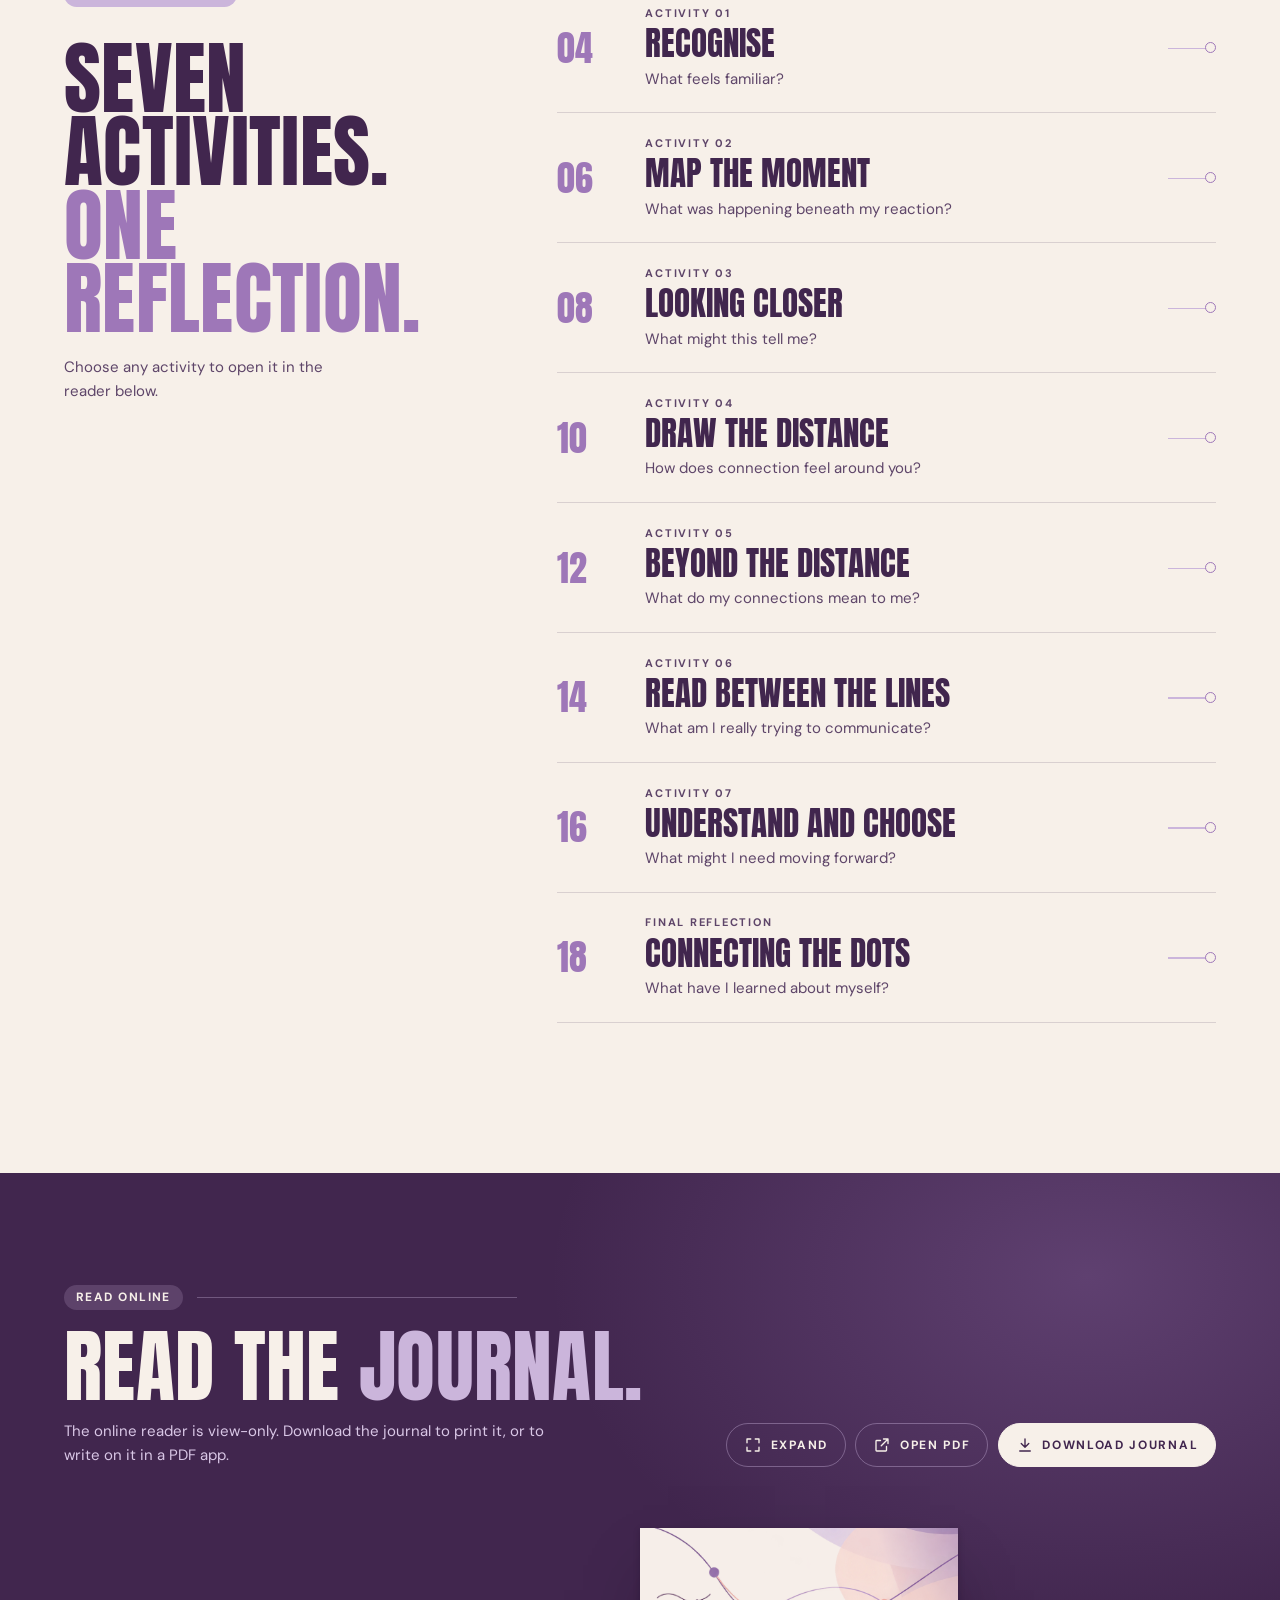
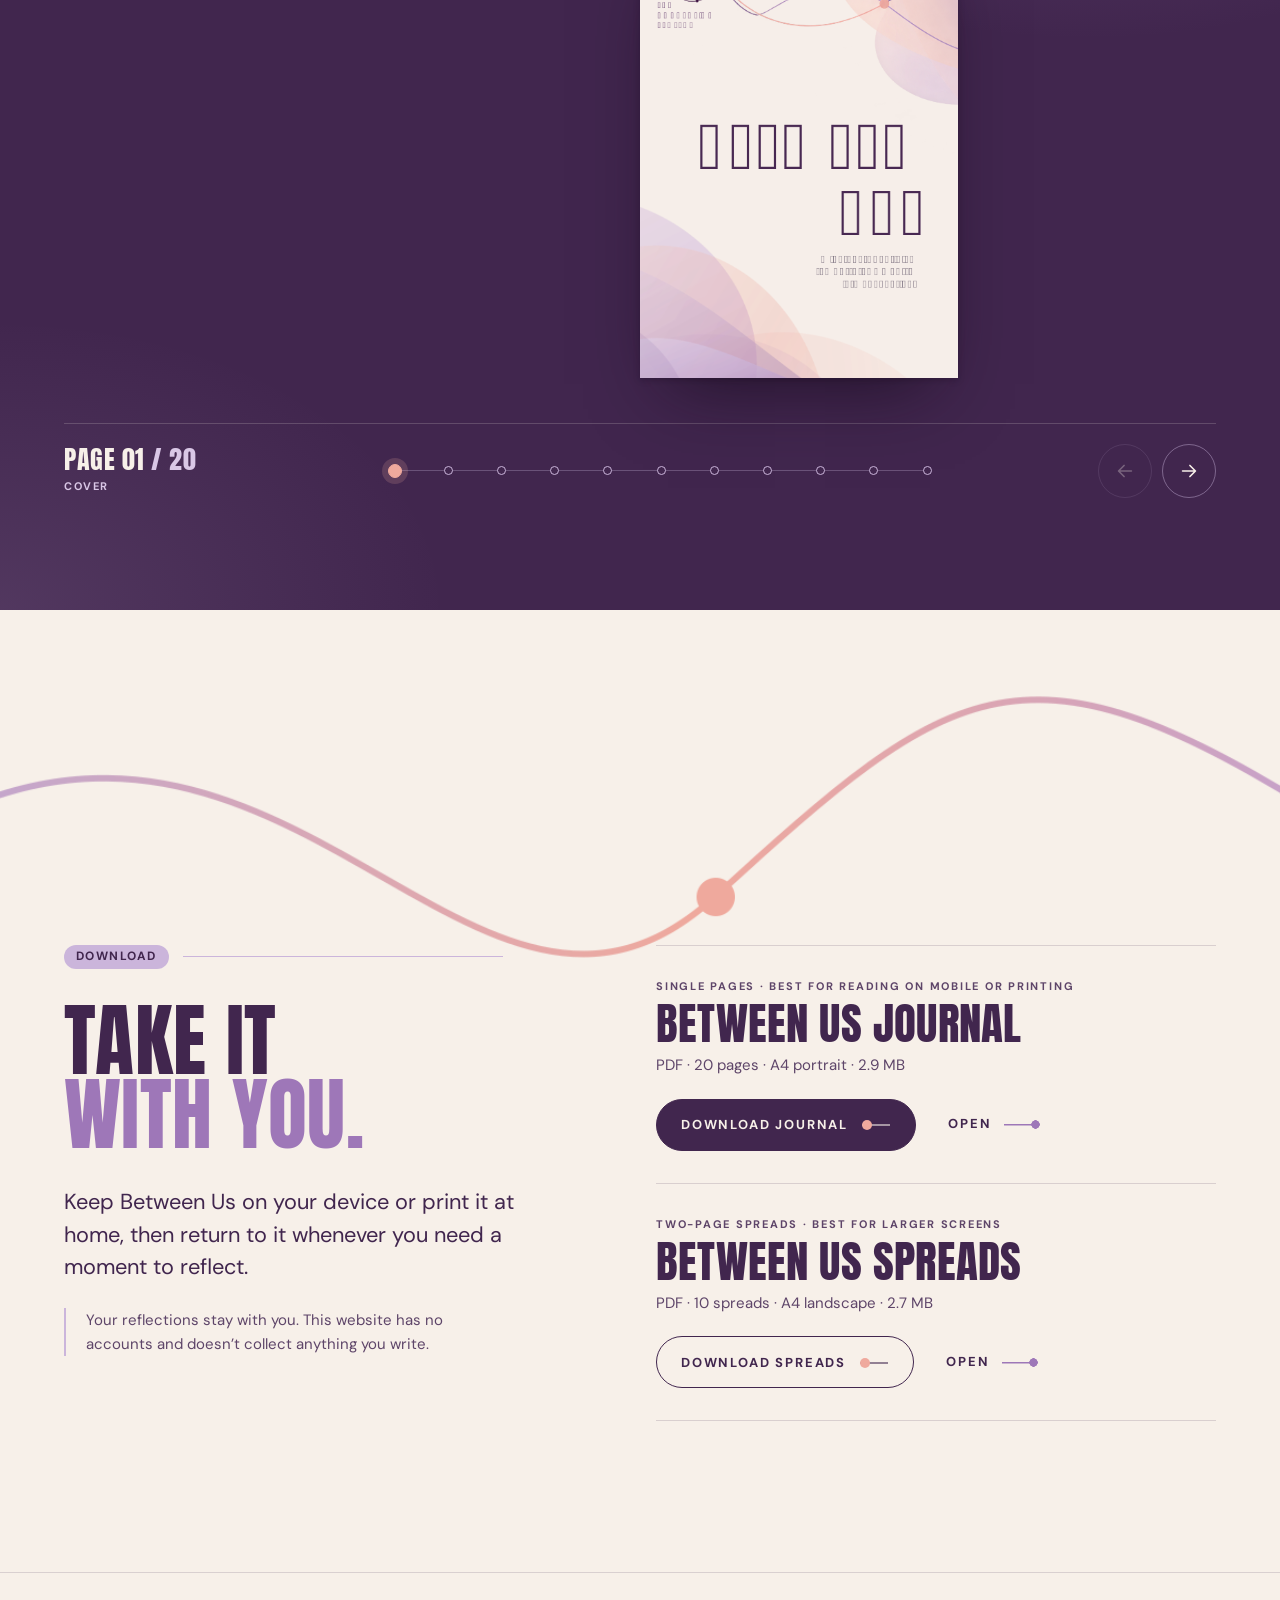
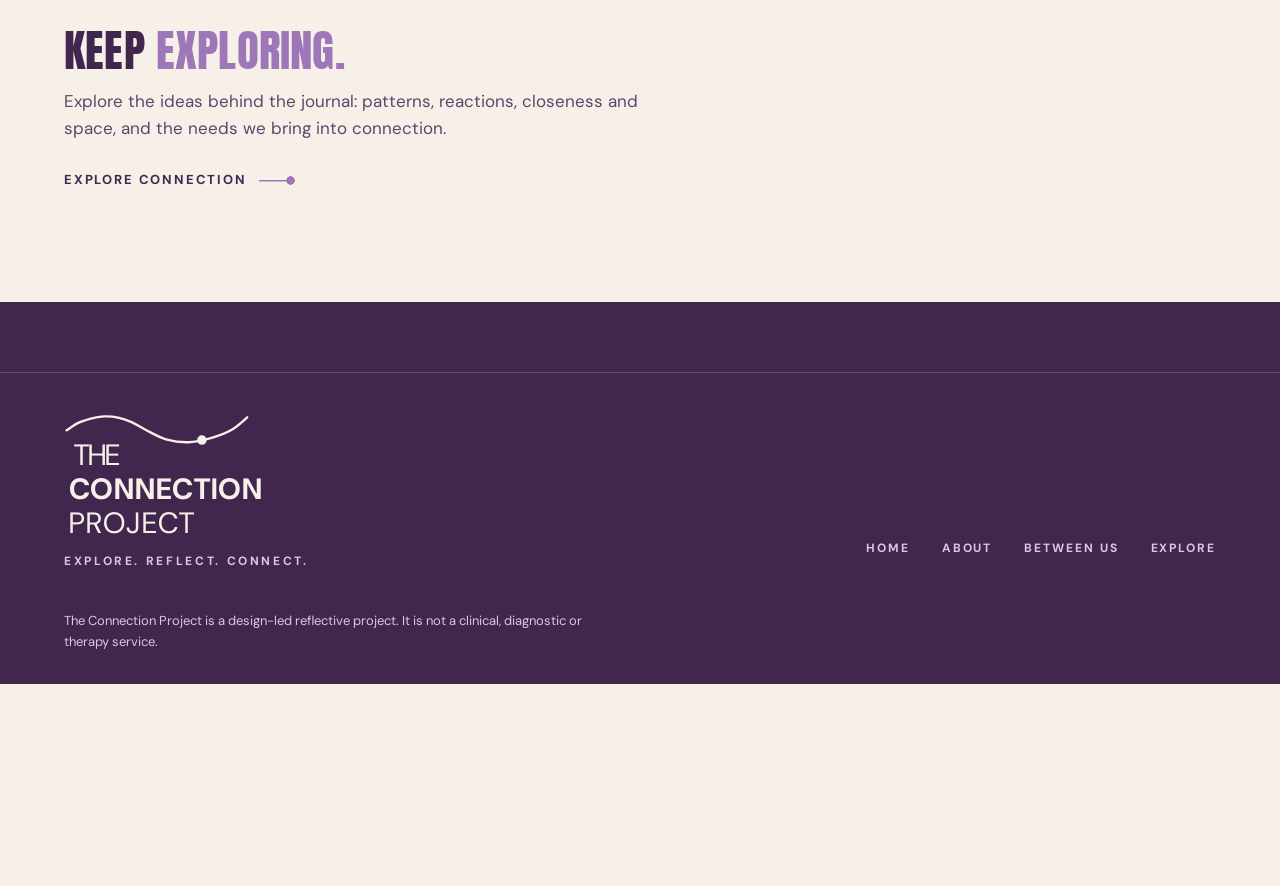
<file: between-us.html>
<!doctype html>
<html lang="en-GB">
<head>
<meta charset="utf-8">
<meta name="viewport" content="width=device-width, initial-scale=1, viewport-fit=cover">
<title>Between Us</title>
<meta name="claude:viewport-fit-sides" content="cover">
<meta name="description" content="Between Us is a 20-page guided reflective journal from The Connection Project. Read it online or download the PDF.">
<script>document.documentElement.classList.add("js")</script>
<link rel="preconnect" href="https://fonts.googleapis.com">
<link rel="preconnect" href="https://fonts.gstatic.com" crossorigin>
<link rel="stylesheet" href="https://fonts.googleapis.com/css2?family=Anton&family=DM+Sans:opsz,wght@9..40,400;9..40,500;9..40,700&display=swap">
<link rel="stylesheet" href="css/main.css">
<link rel="stylesheet" href="css/between-us.css">
</head>
<body>
<a class="skip-link" href="#main">Skip to content</a>

<!-- ============ HEADER (shared across pages) ============ -->
<header class="site-header" data-header>
  <div class="wrap site-header__inner">
    <a class="logo" href="./" aria-label="The Connection Project, home">
      <svg class="logo__svg" viewBox="190 616 1000 624" aria-hidden="true" focusable="false">
        <path d="M203 703 C213 697 242 676 262 666 C282 656 303 650 325 644 C347 638 369 634 392 633 C415 632 439 634 462 639 C485 644 507 652 530 662 C553 672 570 685 600 700 C630 715 672 740 708 750 C744 760 780 764 816 763 C852 762 888 754 924 744 C960 734 1001 720 1032 702 C1063 684 1099 649 1112 638" fill="none" stroke="#41264E" stroke-width="12" stroke-linecap="round"/>
        <circle cx="884" cy="752" r="24" fill="#41264E"/>
        <g fill="#41264E" font-family="'DM Sans', 'Helvetica Neue', Arial, sans-serif" font-size="148">
          <text x="239" y="877" font-weight="400" letter-spacing="-4.5">THE</text>
          <text x="214" y="1050" font-weight="700" letter-spacing="3.5">CONNECTION</text>
          <text x="216" y="1222" font-weight="400" letter-spacing="5.5">PROJECT</text>
        </g>
      </svg>
    </a>
    <button class="nav-toggle" type="button" aria-expanded="false" aria-controls="site-nav" data-nav-toggle>
      <span class="sr-only">Menu</span><span class="nav-toggle__lines" aria-hidden="true"></span>
    </button>
    <nav id="site-nav" class="site-nav" aria-label="Main" data-nav>
      <ul>
        <li><a href="./">Home</a></li>
        <li><a href="./#about">About</a></li>
        <li><a href="between-us.html" aria-current="page">Between Us</a></li>
        <li><a href="explore.html">Explore</a></li>
      </ul>
    </nav>
  </div>
</header>

<main id="main">

  <!-- ============ HERO ============ -->
  <section class="page-hero bu-hero" aria-labelledby="page-title">
    <img class="page-hero__deco" src="assets/graphics/shapes-layered.png" alt="" width="623" height="818" aria-hidden="true">
    <div class="wrap page-hero__grid">
      <div class="page-hero__text">
        <div class="tab-rule"><span class="tab">The Connection Project / Reflective journal</span></div>
        <h1 id="page-title" class="page-hero__title">Between <span class="hl">Us.</span></h1>
        <p class="page-hero__lead lead">A journal for noticing the patterns we carry into connection.</p>
        <div class="bu-hero__actions">
          <a class="btn" href="#reader">Read the journal <span class="btn__node" aria-hidden="true"></span></a>
          <a class="link-line" href="assets/journal/between-us-journal.pdf" download="Between-Us-Journal.pdf">Download PDF</a>
        </div>
      </div>
      <figure class="page-hero__media">
        <img class="page-hero__cover" src="assets/journal/pages/page-01.webp" alt="The cover of Between Us: a lavender page with layered translucent shapes and a single connection line." width="1075" height="1521">
      </figure>
    </div>
  </section>

  <!-- ============ INTRODUCTION ============ -->
  <section class="bu-intro section" aria-labelledby="intro-title">
    <div class="wrap bu-intro__grid">
      <div class="bu-intro__text">
        <div class="tab-rule" data-reveal><span class="tab">About the journal</span></div>
        <h2 id="intro-title" class="h-xl" data-reveal>A space to <span class="hl">slow down.</span></h2>
        <div class="bu-intro__copy" data-reveal>
          <p class="lead">Between Us uses creative reflection to help you look at the way you connect, through drawing, visual mapping and short written prompts.</p>
          <p>Across seven activities and a final reflection, you’re invited to notice the responses that feel most familiar, explore what might sit beneath a reaction, map how close or distant your relationships feel, consider where you might need more space or clearer boundaries, and think about what you need from the people around you.</p>
          <p class="muted">It isn’t a test, and there’s nothing to get right. Take what resonates, leave what doesn’t.</p>
        </div>
      </div>

      <div class="bu-howto" data-reveal>
        <h3 class="bu-howto__title">How to use this journal.</h3>
        <ol class="bu-howto__list">
          <li><span class="bu-howto__num" aria-hidden="true">01</span><div><h4>Take your time</h4><p>Move through the activities at your own pace. There is no set order or time limit.</p></div></li>
          <li><span class="bu-howto__num" aria-hidden="true">02</span><div><h4>Be honest</h4><p>This space is for you. Explore your thoughts and feelings openly, without judgement.</p></div></li>
          <li><span class="bu-howto__num" aria-hidden="true">03</span><div><h4>Reflect</h4><p>Use the prompts to explore your experiences, recognise patterns and discover new perspectives.</p></div></li>
          <li><span class="bu-howto__num" aria-hidden="true">04</span><div><h4>Make it yours</h4><p>There are no right or wrong answers. Write, draw or skip anything that doesn’t feel right for you.</p></div></li>
        </ol>
      </div>
    </div>
  </section>

  <!-- ============ CONTENTS ============ -->
  <section class="bu-contents section" aria-labelledby="contents-title">
    <div class="wrap bu-contents__grid">
      <div class="bu-contents__head">
        <div class="tab-rule" data-reveal><span class="tab">Inside the journal</span></div>
        <h2 id="contents-title" class="h-xl" data-reveal>Seven activities. <span class="hl">One reflection.</span></h2>
        <p class="muted bu-contents__note" data-reveal>Choose any activity to open it in the reader below.</p>
      </div>
      <ol class="bu-contents__list">
        <li><button type="button" class="toc" data-goto="4"><span class="toc__page">04</span><span class="toc__body"><span class="toc__kicker">Activity 01</span><span class="toc__title">Recognise</span><span class="toc__q">What feels familiar?</span></span><span class="toc__go" aria-hidden="true"></span></button></li>
        <li><button type="button" class="toc" data-goto="6"><span class="toc__page">06</span><span class="toc__body"><span class="toc__kicker">Activity 02</span><span class="toc__title">Map the moment</span><span class="toc__q">What was happening beneath my reaction?</span></span><span class="toc__go" aria-hidden="true"></span></button></li>
        <li><button type="button" class="toc" data-goto="8"><span class="toc__page">08</span><span class="toc__body"><span class="toc__kicker">Activity 03</span><span class="toc__title">Looking closer</span><span class="toc__q">What might this tell me?</span></span><span class="toc__go" aria-hidden="true"></span></button></li>
        <li><button type="button" class="toc" data-goto="10"><span class="toc__page">10</span><span class="toc__body"><span class="toc__kicker">Activity 04</span><span class="toc__title">Draw the distance</span><span class="toc__q">How does connection feel around you?</span></span><span class="toc__go" aria-hidden="true"></span></button></li>
        <li><button type="button" class="toc" data-goto="12"><span class="toc__page">12</span><span class="toc__body"><span class="toc__kicker">Activity 05</span><span class="toc__title">Beyond the distance</span><span class="toc__q">What do my connections mean to me?</span></span><span class="toc__go" aria-hidden="true"></span></button></li>
        <li><button type="button" class="toc" data-goto="14"><span class="toc__page">14</span><span class="toc__body"><span class="toc__kicker">Activity 06</span><span class="toc__title">Read between the lines</span><span class="toc__q">What am I really trying to communicate?</span></span><span class="toc__go" aria-hidden="true"></span></button></li>
        <li><button type="button" class="toc" data-goto="16"><span class="toc__page">16</span><span class="toc__body"><span class="toc__kicker">Activity 07</span><span class="toc__title">Understand and choose</span><span class="toc__q">What might I need moving forward?</span></span><span class="toc__go" aria-hidden="true"></span></button></li>
        <li><button type="button" class="toc toc--final" data-goto="18"><span class="toc__page">18</span><span class="toc__body"><span class="toc__kicker">Final reflection</span><span class="toc__title">Connecting the dots</span><span class="toc__q">What have I learned about myself?</span></span><span class="toc__go" aria-hidden="true"></span></button></li>
      </ol>
    </div>
  </section>

  <!-- ============ ONLINE READER ============ -->
  <section id="reader" class="reader on-plum" aria-labelledby="reader-title">
    <div class="wrap">
      <div class="reader__head">
        <div>
          <div class="tab-rule"><span class="tab">Read online</span></div>
          <h2 id="reader-title" class="reader__title">Read the <span class="reader__hl">journal.</span></h2>
          <p class="reader__note">The online reader is view-only. Download the journal to print it, or to write on it in a PDF app.</p>
        </div>
        <div class="reader__tools">
          <button type="button" class="reader__tool" data-reader-expand aria-pressed="false">
            <svg viewBox="0 0 24 24" aria-hidden="true" focusable="false"><path d="M4 9V4h5M20 9V4h-5M4 15v5h5M20 15v5h-5" fill="none" stroke="currentColor" stroke-width="1.8" stroke-linecap="round" stroke-linejoin="round"/></svg>
            <span data-reader-expand-label>Expand</span>
          </button>
          <a class="reader__tool" href="assets/journal/between-us-journal.pdf" target="_blank" rel="noopener">
            <svg viewBox="0 0 24 24" aria-hidden="true" focusable="false"><path d="M14 4h6v6M20 4l-9 9M18 14v5a1 1 0 0 1-1 1H5a1 1 0 0 1-1-1V7a1 1 0 0 1 1-1h5" fill="none" stroke="currentColor" stroke-width="1.8" stroke-linecap="round" stroke-linejoin="round"/></svg>
            <span>Open PDF<span class="sr-only"> (opens in a new tab)</span></span>
          </a>
          <a class="reader__tool reader__tool--accent" href="assets/journal/between-us-journal.pdf" download="Between-Us-Journal.pdf">
            <svg viewBox="0 0 24 24" aria-hidden="true" focusable="false"><path d="M12 4v11M7 10l5 5 5-5M5 20h14" fill="none" stroke="currentColor" stroke-width="1.8" stroke-linecap="round" stroke-linejoin="round"/></svg>
            <span>Download journal</span>
          </a>
        </div>
      </div>

      <div class="reader__viewer" data-reader data-src="assets/journal/between-us-journal.pdf">
        <button type="button" class="reader__close" data-reader-close hidden>
          <span>Close</span>
          <svg viewBox="0 0 24 24" aria-hidden="true" focusable="false"><path d="M6 6l12 12M18 6L6 18" fill="none" stroke="currentColor" stroke-width="1.8" stroke-linecap="round"/></svg>
        </button>
        <div class="reader__stage" data-reader-stage tabindex="0" role="group" aria-roledescription="journal reader" aria-label="Between Us journal. Use the left and right arrow keys to turn pages.">
          <div class="reader__spread" data-reader-spread>
            <div class="reader__page reader__page--left" data-reader-slot="0"></div>
            <div class="reader__page reader__page--right" data-reader-slot="1"></div>
          </div>
          <div class="reader__message" data-reader-message role="status">
            <span class="reader__loader" aria-hidden="true"></span>
            <span data-reader-message-text>Opening the journal…</span>
          </div>
        </div>

        <div class="reader__controls">
          <div class="reader__status">
            <p class="reader__indicator"><span data-reader-pages>Page 01</span> <span class="reader__total">/ 20</span></p>
            <p class="reader__chapter" data-reader-chapter>Cover</p>
          </div>
          <ol class="reader__track" data-reader-track aria-label="Jump to a page"></ol>
          <div class="reader__progress" aria-hidden="true"><span data-reader-progress></span></div>
          <div class="reader__nav">
            <button type="button" class="reader__btn" data-reader-prev aria-label="Previous page"><svg viewBox="0 0 24 24" aria-hidden="true" focusable="false"><path d="M19 12H6M11 6l-6 6 6 6" fill="none" stroke="currentColor" stroke-width="1.8" stroke-linecap="round" stroke-linejoin="round"/></svg></button>
            <button type="button" class="reader__btn reader__btn--next" data-reader-next aria-label="Next page"><svg viewBox="0 0 24 24" aria-hidden="true" focusable="false"><path d="M19 12H6M11 6l-6 6 6 6" fill="none" stroke="currentColor" stroke-width="1.8" stroke-linecap="round" stroke-linejoin="round"/></svg></button>
          </div>
        </div>
        <p class="sr-only" aria-live="polite" data-reader-live></p>
      </div>
      <noscript><p class="reader__noscript">The online reader needs JavaScript. You can still <a href="assets/journal/between-us-journal.pdf">open the journal as a PDF</a>.</p></noscript>
    </div>
  </section>

  <!-- ============ DOWNLOAD ============ -->
  <section id="download" class="bu-download section" aria-labelledby="download-title">
    <img class="bu-wave" src="assets/graphics/connection-wave.png" alt="" width="1200" height="251" loading="lazy" aria-hidden="true">
    <div class="wrap bu-download__grid">
      <div class="bu-download__text">
        <div class="tab-rule" data-reveal><span class="tab">Download</span></div>
        <h2 id="download-title" class="h-xl" data-reveal>Take it <span class="hl">with you.</span></h2>
        <p class="lead" data-reveal>Keep Between Us on your device or print it at home, then return to it whenever you need a moment to reflect.</p>
        <p class="muted bu-download__privacy" data-reveal>Your reflections stay with you. This website has no accounts and doesn’t collect anything you write.</p>
      </div>
      <ul class="bu-files">
        <li class="bu-file" data-reveal>
          <div class="bu-file__info">
            <p class="bu-file__kicker label">Single pages · Best for reading on mobile or printing</p>
            <h3 class="bu-file__name">Between Us journal</h3>
            <p class="bu-file__meta">PDF · 20 pages · A4 portrait · 2.9 MB</p>
          </div>
          <div class="bu-file__actions">
            <a class="btn" href="assets/journal/between-us-journal.pdf" download="Between-Us-Journal.pdf">Download journal <span class="btn__node" aria-hidden="true"></span></a>
            <a class="link-line" href="assets/journal/between-us-journal.pdf" target="_blank" rel="noopener">Open<span class="sr-only"> the journal PDF in a new tab</span></a>
          </div>
        </li>
        <li class="bu-file" data-reveal>
          <div class="bu-file__info">
            <p class="bu-file__kicker label">Two-page spreads · Best for larger screens</p>
            <h3 class="bu-file__name">Between Us spreads</h3>
            <p class="bu-file__meta">PDF · 10 spreads · A4 landscape · 2.7 MB</p>
          </div>
          <div class="bu-file__actions">
            <a class="btn btn--outline" href="assets/journal/between-us-spreads.pdf" download="Between-Us-Journal-Spreads.pdf">Download spreads <span class="btn__node" aria-hidden="true"></span></a>
            <a class="link-line" href="assets/journal/between-us-spreads.pdf" target="_blank" rel="noopener">Open<span class="sr-only"> the spreads PDF in a new tab</span></a>
          </div>
        </li>
      </ul>
    </div>
  </section>

  <!-- ============ NEXT ============ -->
  <section class="bu-next" aria-labelledby="next-title">
    <div class="wrap bu-next__inner">
      <h2 id="next-title" class="bu-next__title">Keep <span class="hl">exploring.</span></h2>
      <p class="muted">Explore the ideas behind the journal: patterns, reactions, closeness and space, and the needs we bring into connection.</p>
      <a class="link-line" href="explore.html">Explore connection</a>
    </div>
  </section>
</main>

<!-- ============ FOOTER (shared across pages) ============ -->
<footer class="site-footer">
  <div class="wrap footer__inner">
    <div>
      <svg class="footer__logo" viewBox="190 616 1000 624" role="img" aria-label="The Connection Project">
        <path d="M203 703 C213 697 242 676 262 666 C282 656 303 650 325 644 C347 638 369 634 392 633 C415 632 439 634 462 639 C485 644 507 652 530 662 C553 672 570 685 600 700 C630 715 672 740 708 750 C744 760 780 764 816 763 C852 762 888 754 924 744 C960 734 1001 720 1032 702 C1063 684 1099 649 1112 638" fill="none" stroke="#F7F0E9" stroke-width="12" stroke-linecap="round"/>
        <circle cx="884" cy="752" r="24" fill="#F7F0E9"/>
        <g fill="#F7F0E9" font-family="'DM Sans', 'Helvetica Neue', Arial, sans-serif" font-size="148">
          <text x="239" y="877" font-weight="400" letter-spacing="-4.5">THE</text>
          <text x="214" y="1050" font-weight="700" letter-spacing="3.5">CONNECTION</text>
          <text x="216" y="1222" font-weight="400" letter-spacing="5.5">PROJECT</text>
        </g>
      </svg>
      <p class="footer__tag">Explore. Reflect. Connect.</p>
    </div>
    <nav class="footer__nav" aria-label="Footer">
      <ul>
        <li><a href="./">Home</a></li>
        <li><a href="./#about">About</a></li>
        <li><a href="between-us.html">Between Us</a></li>
        <li><a href="explore.html">Explore</a></li>
      </ul>
    </nav>
  </div>
  <div class="wrap"><p class="footer__base">The Connection Project is a design-led reflective project. It is not a clinical, diagnostic or therapy service.</p></div>
</footer>

<script src="js/vendor/pdf.min.js" defer></script>
<script src="js/main.js" defer></script>
<script src="js/reader.js" defer></script>
</body>
</html>
</file>
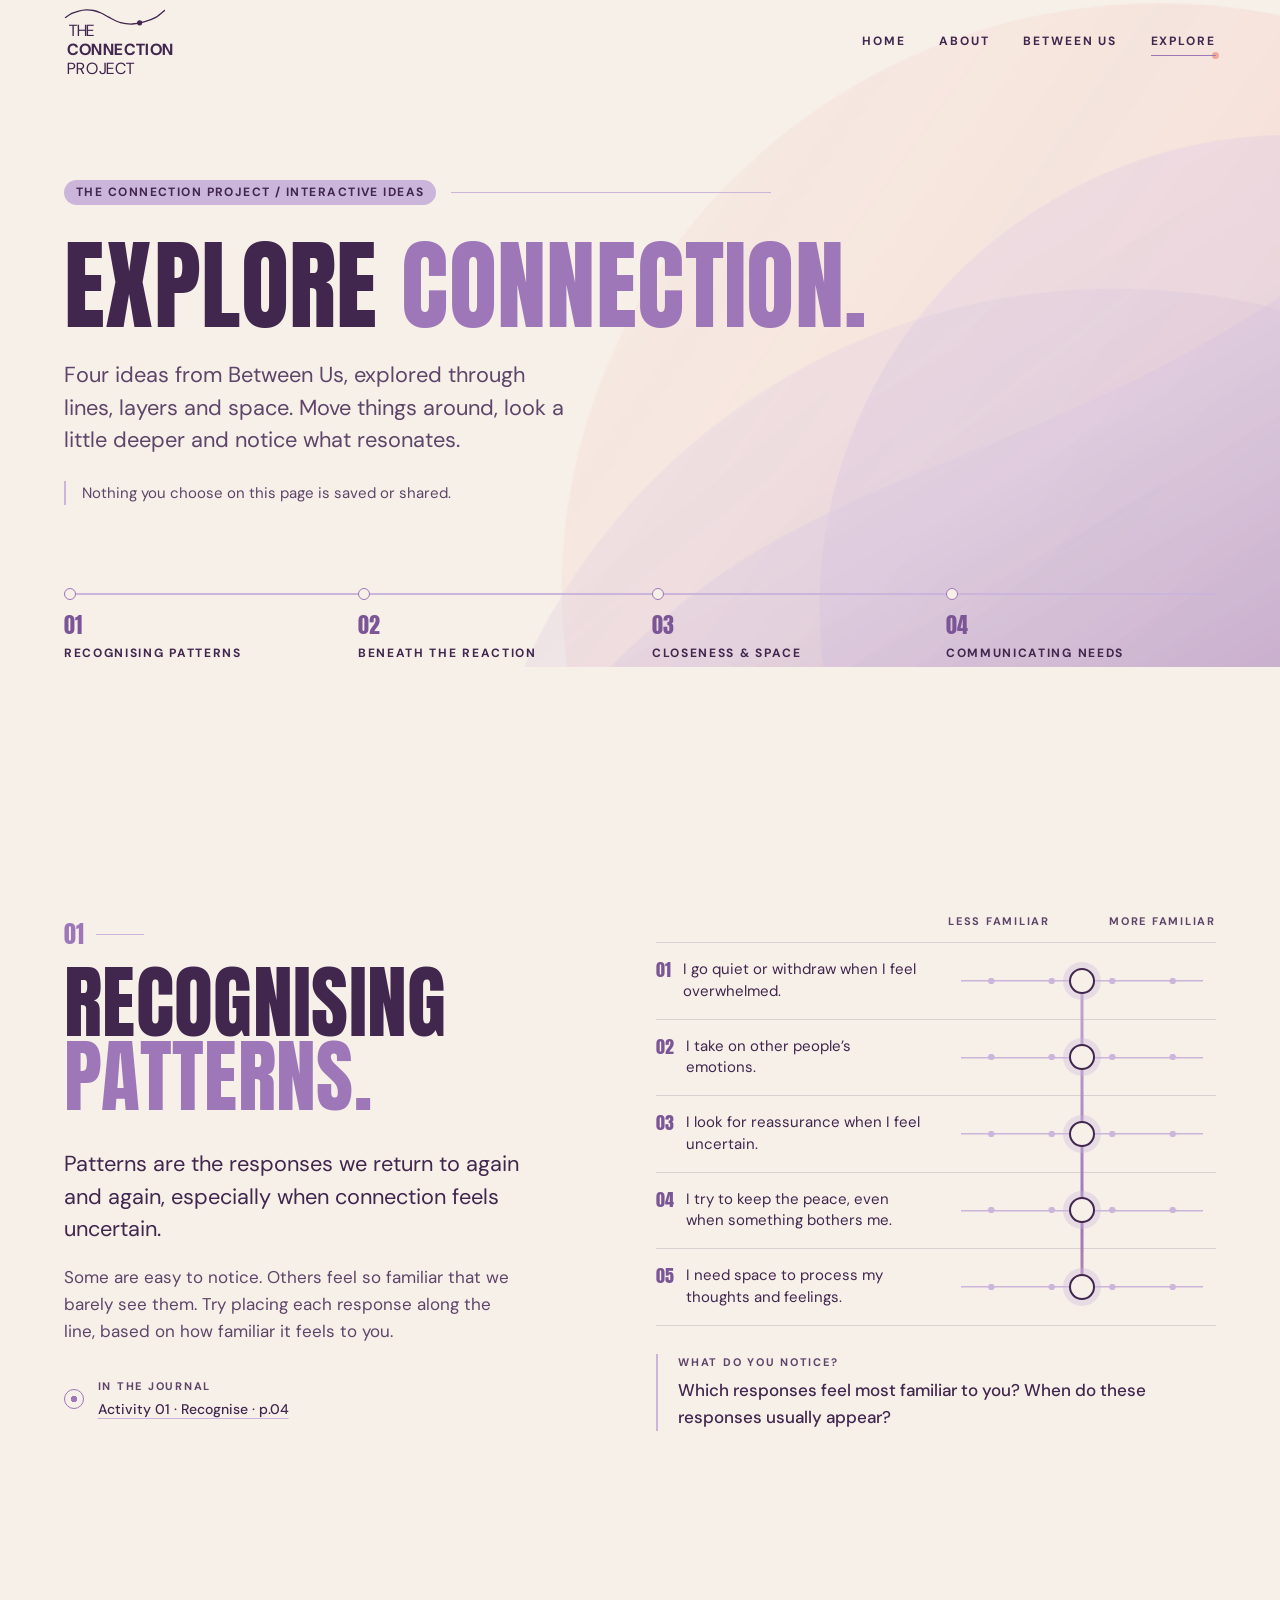
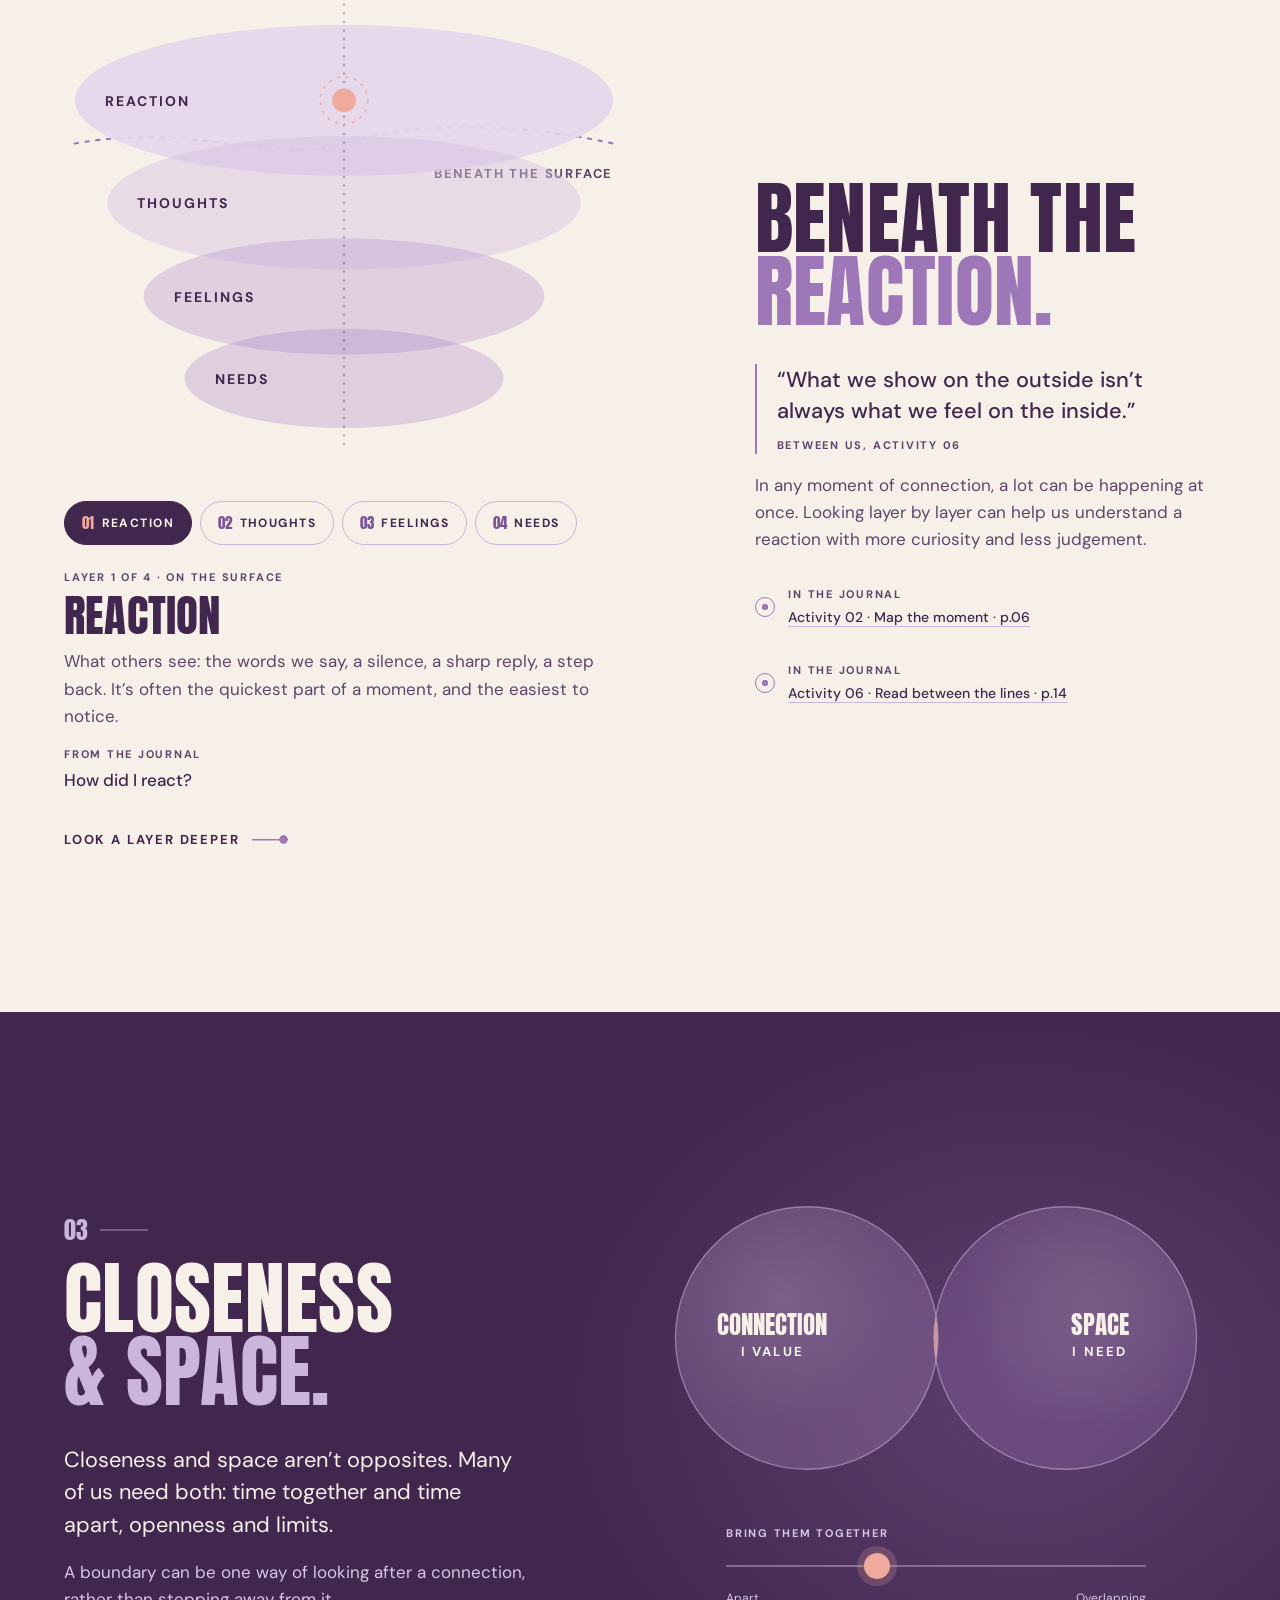
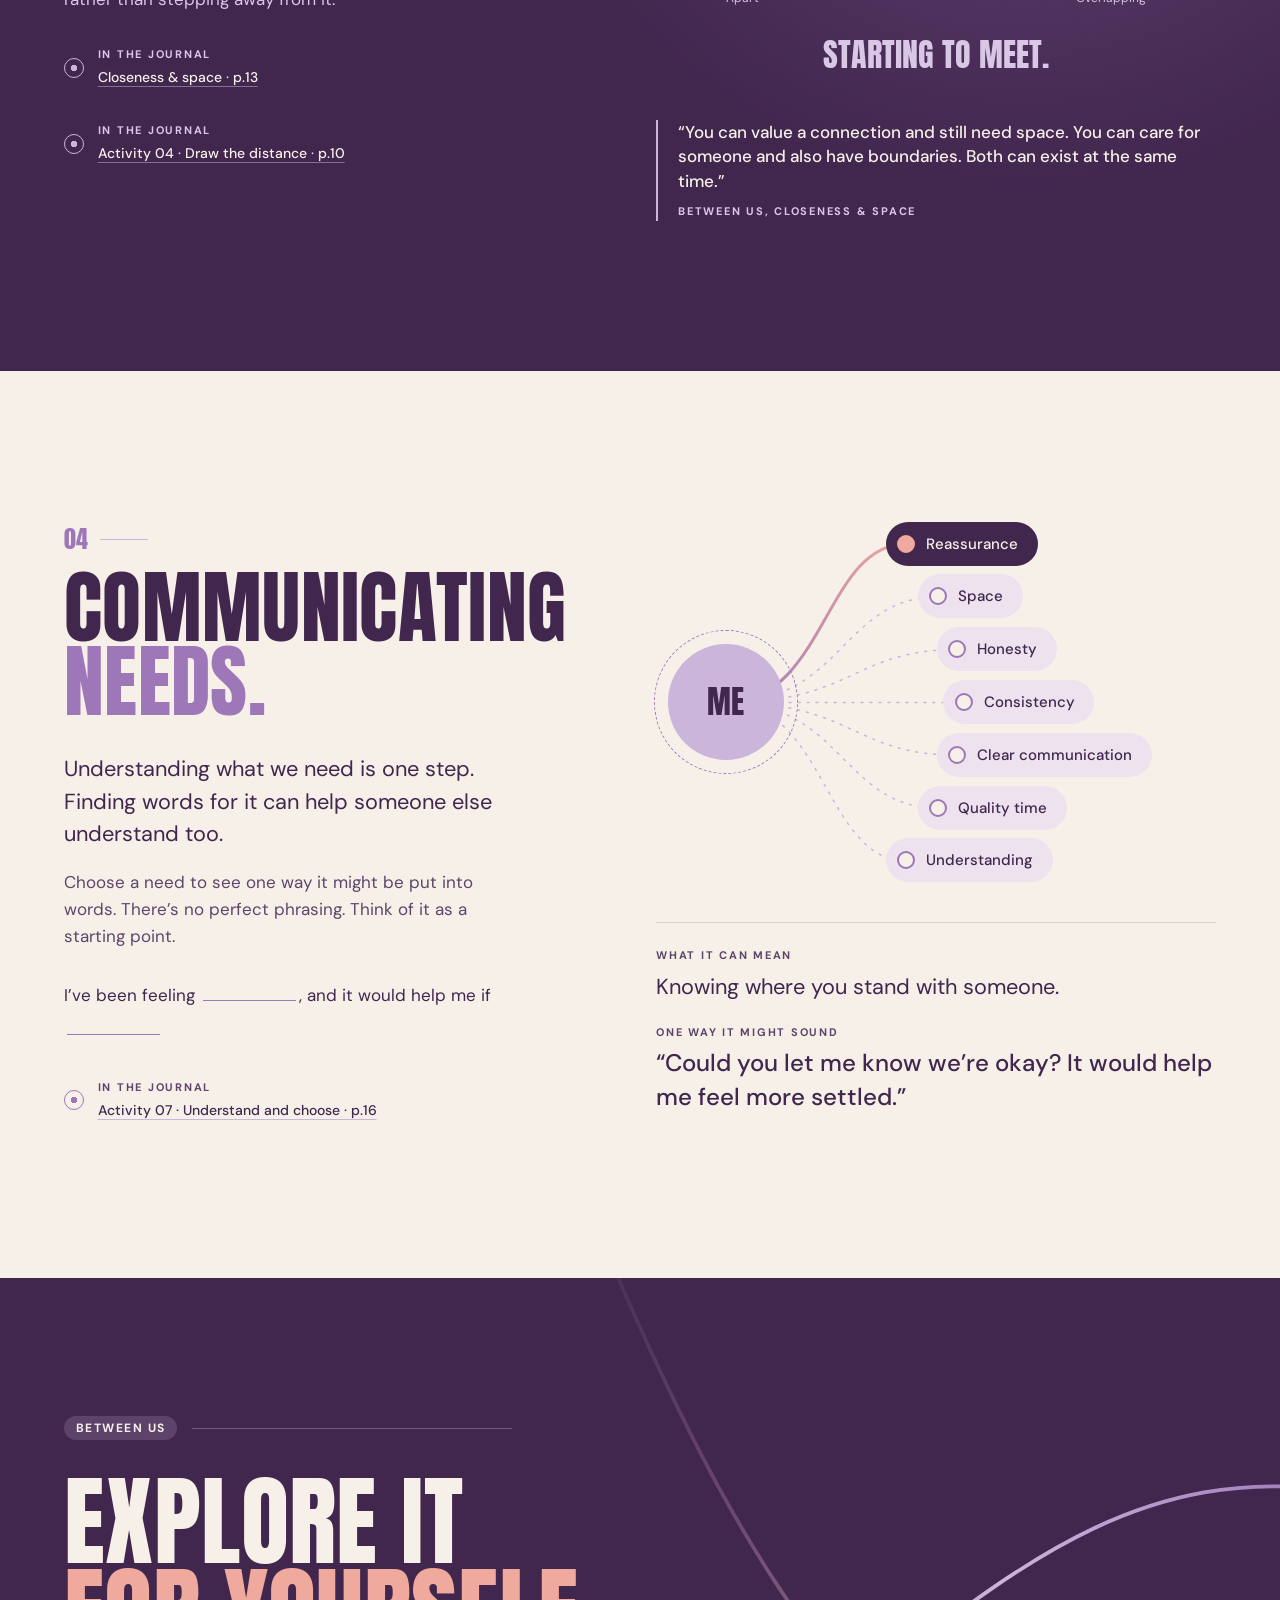
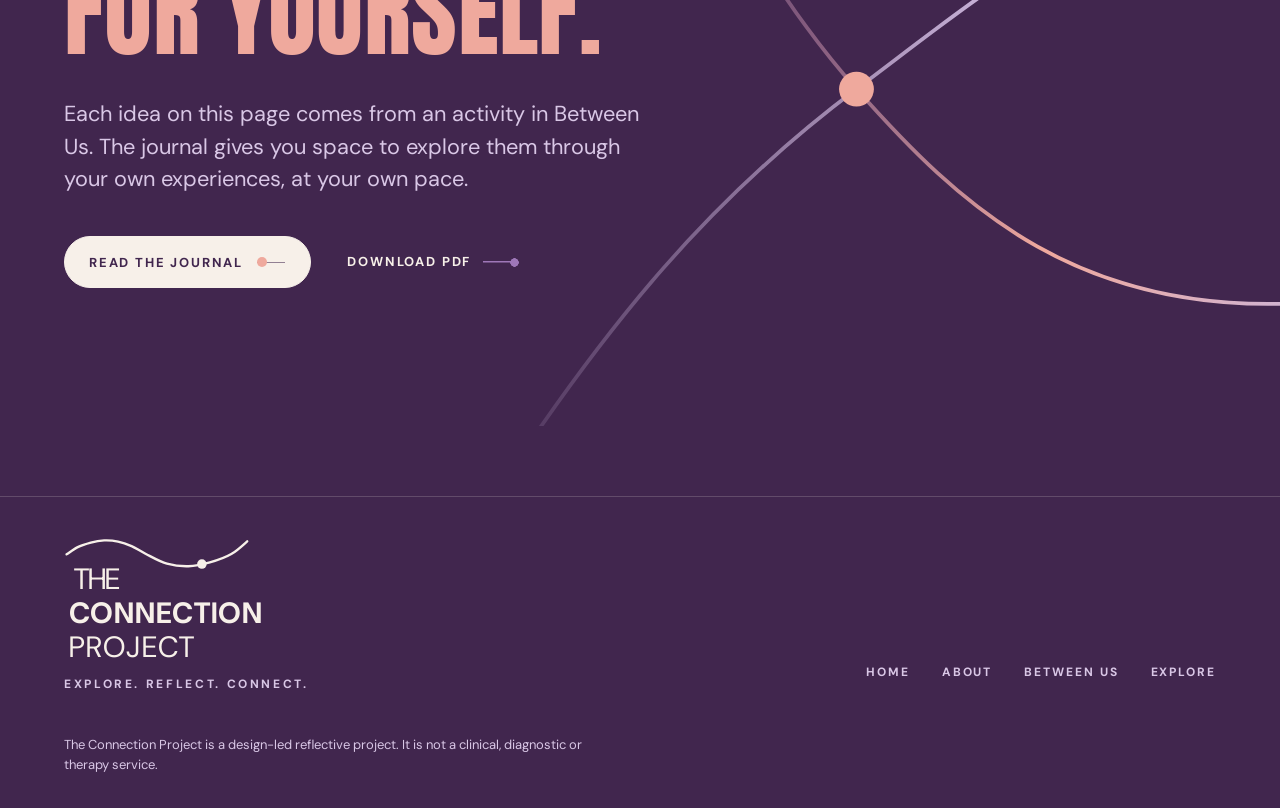
<file: explore.html>
<!doctype html>
<html lang="en-GB">
<head>
<meta charset="utf-8">
<meta name="viewport" content="width=device-width, initial-scale=1, viewport-fit=cover">
<title>Explore Connection</title>
<meta name="claude:viewport-fit-sides" content="cover">
<meta name="description" content="Explore four ideas from Between Us through simple interactive visuals: recognising patterns, what sits beneath a reaction, closeness and space, and communicating needs.">
<script>document.documentElement.classList.add("js")</script>
<link rel="preconnect" href="https://fonts.googleapis.com">
<link rel="preconnect" href="https://fonts.gstatic.com" crossorigin>
<link rel="stylesheet" href="https://fonts.googleapis.com/css2?family=Anton&family=DM+Sans:opsz,wght@9..40,400;9..40,500;9..40,700&display=swap">
<link rel="stylesheet" href="css/main.css">
<link rel="stylesheet" href="css/explore.css">
</head>
<body>
<a class="skip-link" href="#main">Skip to content</a>

<!-- ============ HEADER (shared across pages) ============ -->
<header class="site-header" data-header>
  <div class="wrap site-header__inner">
    <a class="logo" href="./" aria-label="The Connection Project, home">
      <svg class="logo__svg" viewBox="190 616 1000 624" aria-hidden="true" focusable="false">
        <path d="M203 703 C213 697 242 676 262 666 C282 656 303 650 325 644 C347 638 369 634 392 633 C415 632 439 634 462 639 C485 644 507 652 530 662 C553 672 570 685 600 700 C630 715 672 740 708 750 C744 760 780 764 816 763 C852 762 888 754 924 744 C960 734 1001 720 1032 702 C1063 684 1099 649 1112 638" fill="none" stroke="#41264E" stroke-width="12" stroke-linecap="round"/>
        <circle cx="884" cy="752" r="24" fill="#41264E"/>
        <g fill="#41264E" font-family="'DM Sans', 'Helvetica Neue', Arial, sans-serif" font-size="148">
          <text x="239" y="877" font-weight="400" letter-spacing="-4.5">THE</text>
          <text x="214" y="1050" font-weight="700" letter-spacing="3.5">CONNECTION</text>
          <text x="216" y="1222" font-weight="400" letter-spacing="5.5">PROJECT</text>
        </g>
      </svg>
    </a>
    <button class="nav-toggle" type="button" aria-expanded="false" aria-controls="site-nav" data-nav-toggle>
      <span class="sr-only">Menu</span><span class="nav-toggle__lines" aria-hidden="true"></span>
    </button>
    <nav id="site-nav" class="site-nav" aria-label="Main" data-nav>
      <ul>
        <li><a href="./">Home</a></li>
        <li><a href="./#about">About</a></li>
        <li><a href="between-us.html">Between Us</a></li>
        <li><a href="explore.html" aria-current="page">Explore</a></li>
      </ul>
    </nav>
  </div>
</header>

<main id="main">

  <!-- ============ HERO ============ -->
  <section class="page-hero ex-hero" aria-labelledby="page-title">
    <img class="page-hero__deco" src="assets/graphics/shapes-circles.png" alt="" width="693" height="608" aria-hidden="true">
    <div class="wrap">
      <div class="ex-hero__text">
        <div class="tab-rule"><span class="tab">The Connection Project / Interactive ideas</span></div>
        <h1 id="page-title" class="page-hero__title">Explore <span class="hl">connection.</span></h1>
        <p class="page-hero__lead lead">Four ideas from Between Us, explored through lines, layers and space. Move things around, look a little deeper and notice what resonates.</p>
        <p class="ex-hero__privacy">Nothing you choose on this page is saved or shared.</p>
      </div>
      <nav class="ex-index" aria-label="On this page">
        <ol>
          <li><a href="#patterns"><span class="ex-index__n">01</span><span class="ex-index__t">Recognising patterns</span></a></li>
          <li><a href="#beneath"><span class="ex-index__n">02</span><span class="ex-index__t">Beneath the reaction</span></a></li>
          <li><a href="#closeness"><span class="ex-index__n">03</span><span class="ex-index__t">Closeness &amp; space</span></a></li>
          <li><a href="#needs"><span class="ex-index__n">04</span><span class="ex-index__t">Communicating needs</span></a></li>
        </ol>
      </nav>
    </div>
  </section>

  <!-- ============ 01 RECOGNISING PATTERNS ============ -->
  <section id="patterns" class="ex section" aria-labelledby="patterns-title">
    <div class="wrap ex__grid">
      <div class="ex__text">
        <p class="ex__num" data-reveal>01</p>
        <h2 id="patterns-title" class="h-xl" data-reveal>Recognising <span class="hl">patterns.</span></h2>
        <div class="ex__copy" data-reveal>
          <p class="lead">Patterns are the responses we return to again and again, especially when connection feels uncertain.</p>
          <p class="muted">Some are easy to notice. Others feel so familiar that we barely see them. Try placing each response along the line, based on how familiar it feels to you.</p>
        </div>
        <a class="ex__journal" href="between-us.html#page-4"><span class="ex__journal-label">In the journal</span><span class="ex__journal-title">Activity 01 · Recognise · p.04</span></a>
      </div>

      <div class="ex__interactive">
        <div class="pmap" data-pattern-map>
          <div class="pmap__scale" aria-hidden="true"><span>Less familiar</span><span>More familiar</span></div>
          <svg class="pmap__svg" aria-hidden="true" focusable="false">
            <defs><linearGradient id="pm-grad" data-pmap-grad gradientUnits="userSpaceOnUse" x1="0" y1="0" x2="0" y2="500"><stop offset="0" stop-color="#CBB5DB"/><stop offset=".6" stop-color="#9E77B8"/><stop offset="1" stop-color="#EFA99D"/></linearGradient></defs>
            <path class="pmap__line" data-pmap-line d="" fill="none" stroke="url(#pm-grad)"/>
          </svg>
          <ol class="pmap__list">
              <li class="pmap__row">
                <label class="pmap__label" for="pm-1"><span class="pmap__n" aria-hidden="true">01</span><span>I go quiet or withdraw when I feel overwhelmed.</span></label>
                <input class="pmap__range" id="pm-1" type="range" min="0" max="4" step="1" value="2">
              </li>
              <li class="pmap__row">
                <label class="pmap__label" for="pm-2"><span class="pmap__n" aria-hidden="true">02</span><span>I take on other people’s emotions.</span></label>
                <input class="pmap__range" id="pm-2" type="range" min="0" max="4" step="1" value="2">
              </li>
              <li class="pmap__row">
                <label class="pmap__label" for="pm-3"><span class="pmap__n" aria-hidden="true">03</span><span>I look for reassurance when I feel uncertain.</span></label>
                <input class="pmap__range" id="pm-3" type="range" min="0" max="4" step="1" value="2">
              </li>
              <li class="pmap__row">
                <label class="pmap__label" for="pm-4"><span class="pmap__n" aria-hidden="true">04</span><span>I try to keep the peace, even when something bothers me.</span></label>
                <input class="pmap__range" id="pm-4" type="range" min="0" max="4" step="1" value="2">
              </li>
              <li class="pmap__row">
                <label class="pmap__label" for="pm-5"><span class="pmap__n" aria-hidden="true">05</span><span>I need space to process my thoughts and feelings.</span></label>
                <input class="pmap__range" id="pm-5" type="range" min="0" max="4" step="1" value="2">
              </li>
          </ol>
          <div class="pmap__notice">
            <p class="label">What do you notice?</p>
            <p data-pmap-summary aria-live="polite">Which responses feel most familiar to you? When do these responses usually appear?</p>
          </div>
        </div>
      </div>
    </div>
  </section>

  <!-- ============ 02 BENEATH THE REACTION ============ -->
  <section id="beneath" class="ex ex--flip section" aria-labelledby="beneath-title">
    <div class="wrap ex__grid">
      <div class="ex__text">
        <p class="ex__num" data-reveal>02</p>
        <h2 id="beneath-title" class="h-xl" data-reveal>Beneath the <span class="hl">reaction.</span></h2>
        <div class="ex__copy" data-reveal>
          <blockquote class="ex__quote"><p>“What we show on the outside isn’t always what we feel on the inside.”</p><footer class="label">Between Us, Activity 06</footer></blockquote>
          <p class="muted">In any moment of connection, a lot can be happening at once. Looking layer by layer can help us understand a reaction with more curiosity and less judgement.</p>
        </div>
        <div class="ex__links">
          <a class="ex__journal" href="between-us.html#page-6"><span class="ex__journal-label">In the journal</span><span class="ex__journal-title">Activity 02 · Map the moment · p.06</span></a>
          <a class="ex__journal" href="between-us.html#page-14"><span class="ex__journal-label">In the journal</span><span class="ex__journal-title">Activity 06 · Read between the lines · p.14</span></a>
        </div>
      </div>

      <div class="ex__interactive">
        <div class="layers" data-layers>
          <svg class="layers__svg" viewBox="0 0 520 460" aria-hidden="true" focusable="false">
            <path class="layers__surface" d="M10 150 C120 130 200 170 260 150 S420 130 510 150" fill="none"/>
            <text x="510" y="182" text-anchor="end" class="layers__surface-label">Beneath the surface</text>
            <g class="layer" data-layer="0">
              <ellipse cx="260" cy="110" rx="250" ry="70" fill="#E6D8EC" fill-opacity=".9"/>
              <text x="38" y="115" class="layer__label">Reaction</text>
            </g>
            <g class="layer" data-layer="1">
              <ellipse cx="260" cy="205" rx="220" ry="62" fill="#D3BEE1" fill-opacity=".85"/>
              <text x="68" y="210" class="layer__label">Thoughts</text>
            </g>
            <g class="layer" data-layer="2">
              <ellipse cx="260" cy="292" rx="186" ry="54" fill="#BC9FD0" fill-opacity=".8"/>
              <text x="102" y="297" class="layer__label">Feelings</text>
            </g>
            <g class="layer" data-layer="3">
              <ellipse cx="260" cy="368" rx="148" ry="46" fill="#B08DC8" fill-opacity=".7"/>
              <text x="140" y="373" class="layer__label">Needs</text>
            </g>
            <path class="layers__probe" d="M260 20 V430" fill="none"/>
            <g class="layers__node-g" data-layers-node><circle class="layers__node-ring" cx="260" cy="110" r="22"/><circle class="layers__node" cx="260" cy="110" r="11"/></g>
          </svg>
          <div class="layers__tabs" role="tablist" aria-label="Layers beneath a reaction">
              <button type="button" class="layers__tab" role="tab" id="layer-tab-0" aria-controls="layer-panel-0" aria-selected="true" tabindex="0" data-layer-tab="0"><span class="layers__tab-n" aria-hidden="true">01</span>Reaction</button>
              <button type="button" class="layers__tab" role="tab" id="layer-tab-1" aria-controls="layer-panel-1" aria-selected="false" tabindex="-1" data-layer-tab="1"><span class="layers__tab-n" aria-hidden="true">02</span>Thoughts</button>
              <button type="button" class="layers__tab" role="tab" id="layer-tab-2" aria-controls="layer-panel-2" aria-selected="false" tabindex="-1" data-layer-tab="2"><span class="layers__tab-n" aria-hidden="true">03</span>Feelings</button>
              <button type="button" class="layers__tab" role="tab" id="layer-tab-3" aria-controls="layer-panel-3" aria-selected="false" tabindex="-1" data-layer-tab="3"><span class="layers__tab-n" aria-hidden="true">04</span>Needs</button>
          </div>
          <div class="layers__panels">
            <div class="layers__panel" role="tabpanel" id="layer-panel-0" aria-labelledby="layer-tab-0" data-layer-panel="0">
              <p class="layers__depth label">Layer 1 of 4 · On the surface</p>
              <h3 class="layers__name">Reaction</h3>
              <p class="layers__text">What others see: the words we say, a silence, a sharp reply, a step back. It’s often the quickest part of a moment, and the easiest to notice.</p>
              <p class="layers__prompt"><span class="label">From the journal</span> How did I react?</p>
            </div>
            <div class="layers__panel" role="tabpanel" id="layer-panel-1" aria-labelledby="layer-tab-1" data-layer-panel="1">
              <p class="layers__depth label">Layer 2 of 4 · Just beneath</p>
              <h3 class="layers__name">Thoughts</h3>
              <p class="layers__text">Under a reaction there are often thoughts moving quickly: assumptions, worries or stories about what the moment might mean.</p>
              <p class="layers__prompt"><span class="label">From the journal</span> What was going through my mind?</p>
            </div>
            <div class="layers__panel" role="tabpanel" id="layer-panel-2" aria-labelledby="layer-tab-2" data-layer-panel="2">
              <p class="layers__depth label">Layer 3 of 4 · Further down</p>
              <h3 class="layers__name">Feelings</h3>
              <p class="layers__text">Feelings can sit beneath those thoughts, and they aren’t always the ones we show. Frustration might cover hurt. Quiet might hold worry.</p>
              <p class="layers__prompt"><span class="label">From the journal</span> What emotions did I notice?</p>
            </div>
            <div class="layers__panel" role="tabpanel" id="layer-panel-3" aria-labelledby="layer-tab-3" data-layer-panel="3">
              <p class="layers__depth label">Layer 4 of 4 · At the centre</p>
              <h3 class="layers__name">Needs</h3>
              <p class="layers__text">At the deepest layer there may be a need: to feel heard, reassured, respected, or simply to have some space.</p>
              <p class="layers__prompt"><span class="label">From the journal</span> What might I have needed in that moment?</p>
            </div>
          </div>
          <button type="button" class="layers__next link-line" data-layers-next>Look a layer deeper</button>
        </div>
      </div>
    </div>
  </section>

  <!-- ============ 03 CLOSENESS & SPACE ============ -->
  <section id="closeness" class="ex ex--plum on-plum section" aria-labelledby="closeness-title">
    <div class="wrap ex__grid">
      <div class="ex__text">
        <p class="ex__num" data-reveal>03</p>
        <h2 id="closeness-title" class="h-xl" data-reveal>Closeness <span class="hl">&amp; space.</span></h2>
        <div class="ex__copy" data-reveal>
          <p class="lead">Closeness and space aren’t opposites. Many of us need both: time together and time apart, openness and limits.</p>
          <p class="muted">A boundary can be one way of looking after a connection, rather than stepping away from it.</p>
        </div>
        <div class="ex__links">
          <a class="ex__journal" href="between-us.html#page-13"><span class="ex__journal-label">In the journal</span><span class="ex__journal-title">Closeness &amp; space · p.13</span></a>
          <a class="ex__journal" href="between-us.html#page-10"><span class="ex__journal-label">In the journal</span><span class="ex__journal-title">Activity 04 · Draw the distance · p.10</span></a>
        </div>
      </div>

      <div class="ex__interactive">
        <figure class="venn" data-venn>
          <svg class="venn__svg" viewBox="0 0 640 400" aria-hidden="true" focusable="false">
            <defs>
              <radialGradient id="vn-a" cx=".4" cy=".35"><stop offset="0" stop-color="#E1CFE8" stop-opacity=".3"/><stop offset="1" stop-color="#B795CC" stop-opacity=".26"/></radialGradient>
              <radialGradient id="vn-b" cx=".6" cy=".35"><stop offset="0" stop-color="#D9C2E3" stop-opacity=".26"/><stop offset="1" stop-color="#8C68A7" stop-opacity=".34"/></radialGradient>
              <clipPath id="vn-clip"><circle data-venn-clip cx="210" cy="200" r="150"/></clipPath>
            </defs>
            <circle class="venn__circle" data-venn-a cx="210" cy="200" r="150" fill="url(#vn-a)"/>
            <circle class="venn__circle" data-venn-b cx="430" cy="200" r="150" fill="url(#vn-b)"/>
            <circle class="venn__overlap" data-venn-overlap cx="430" cy="200" r="150" clip-path="url(#vn-clip)"/>
            <g class="venn__labels">
              <text data-venn-la x="160" y="196" text-anchor="middle" class="venn__title">Connection</text>
              <text data-venn-la2 x="160" y="220" text-anchor="middle" class="venn__sub">I value</text>
              <text data-venn-lb x="480" y="196" text-anchor="middle" class="venn__title">Space</text>
              <text data-venn-lb2 x="480" y="220" text-anchor="middle" class="venn__sub">I need</text>
              <text data-venn-both x="320" y="206" text-anchor="middle" class="venn__both">Both</text>
            </g>
          </svg>
          <div class="venn__control">
            <label for="venn-range" class="label">Bring them together</label>
            <input id="venn-range" class="venn__range" type="range" min="0" max="100" step="1" value="35" data-venn-range>
            <div class="venn__ends" aria-hidden="true"><span>Apart</span><span>Overlapping</span></div>
          </div>
          <figcaption class="venn__caption" data-venn-caption aria-live="polite">Starting to meet.</figcaption>
        </figure>
        <blockquote class="ex__quote ex__quote--plum">
          <p>“You can value a connection and still need space. You can care for someone and also have boundaries. Both can exist at the same time.”</p>
          <footer class="label">Between Us, Closeness &amp; space</footer>
        </blockquote>
      </div>
    </div>
  </section>

  <!-- ============ 04 COMMUNICATING NEEDS ============ -->
  <section id="needs" class="ex section" aria-labelledby="needs-title">
    <div class="wrap ex__grid">
      <div class="ex__text">
        <p class="ex__num" data-reveal>04</p>
        <h2 id="needs-title" class="h-xl" data-reveal>Communicating <span class="hl">needs.</span></h2>
        <div class="ex__copy" data-reveal>
          <p class="lead">Understanding what we need is one step. Finding words for it can help someone else understand too.</p>
          <p class="muted">Choose a need to see one way it might be put into words. There’s no perfect phrasing. Think of it as a starting point.</p>
        </div>
        <p class="ex__frame" data-reveal>I’ve been feeling <span class="ex__blank"><span class="sr-only">blank</span></span>, and it would help me if <span class="ex__blank"><span class="sr-only">blank</span></span></p>
        <a class="ex__journal" href="between-us.html#page-16"><span class="ex__journal-label">In the journal</span><span class="ex__journal-title">Activity 07 · Understand and choose · p.16</span></a>
      </div>

      <div class="ex__interactive">
        <div class="needs" data-needs>
          <svg class="needs__svg" aria-hidden="true" focusable="false">
            <defs><linearGradient id="nd-grad" x1="0" y1="0" x2="1" y2="0"><stop offset="0" stop-color="#9E77B8"/><stop offset="1" stop-color="#EFA99D"/></linearGradient></defs>
            <g data-needs-lines></g>
          </svg>
          <div class="needs__me" data-needs-me aria-hidden="true"><span>Me</span></div>
          <ul class="needs__list" aria-label="Needs">
              <li><button type="button" class="need" aria-pressed="true" data-need="0" data-meaning="Knowing where you stand with someone." data-say="Could you let me know we’re okay? It would help me feel more settled."><span class="need__dot" data-need-dot aria-hidden="true"></span><span class="need__name">Reassurance</span></button></li>
              <li><button type="button" class="need" aria-pressed="false" data-need="1" data-meaning="Time to process your thoughts and feelings." data-say="I’d like a little time to think about this. Can we come back to it later?"><span class="need__dot" data-need-dot aria-hidden="true"></span><span class="need__name">Space</span></button></li>
              <li><button type="button" class="need" aria-pressed="false" data-need="2" data-meaning="Being open about what’s really going on." data-say="I’d rather we were honest with each other, even when it’s hard to say."><span class="need__dot" data-need-dot aria-hidden="true"></span><span class="need__name">Honesty</span></button></li>
              <li><button type="button" class="need" aria-pressed="false" data-need="3" data-meaning="Being able to rely on what happens next." data-say="It would help me if we could agree on what to expect from each other."><span class="need__dot" data-need-dot aria-hidden="true"></span><span class="need__name">Consistency</span></button></li>
              <li><button type="button" class="need" aria-pressed="false" data-need="4" data-meaning="Saying what you mean, and being understood." data-say="Can I check I’ve understood what you meant?"><span class="need__dot" data-need-dot aria-hidden="true"></span><span class="need__name">Clear communication</span></button></li>
              <li><button type="button" class="need" aria-pressed="false" data-need="5" data-meaning="Time together that feels present and unhurried." data-say="I’d love some time with you where we can really talk."><span class="need__dot" data-need-dot aria-hidden="true"></span><span class="need__name">Quality time</span></button></li>
              <li><button type="button" class="need" aria-pressed="false" data-need="6" data-meaning="Feeling that your experience makes sense to someone." data-say="I don’t need you to fix it. It would help to feel understood."><span class="need__dot" data-need-dot aria-hidden="true"></span><span class="need__name">Understanding</span></button></li>
          </ul>
          <div class="needs__panel" aria-live="polite">
            <p class="label needs__kicker">What it can mean</p>
            <p class="needs__meaning" data-needs-meaning>Knowing where you stand with someone.</p>
            <p class="label needs__kicker">One way it might sound</p>
            <p class="needs__say" data-needs-say>“Could you let me know we’re okay? It would help me feel more settled.”</p>
          </div>
        </div>
      </div>
    </div>
  </section>

  <!-- ============ INVITATION ============ -->
  <section class="ex-cta on-plum" aria-labelledby="cta-title">
    <svg class="ex-cta__svg" viewBox="0 0 1440 600" preserveAspectRatio="xMaxYMid slice" aria-hidden="true" focusable="false">
      <defs><linearGradient id="cta-a" x1="0" y1="0" x2="1" y2="0"><stop offset="0" stop-color="#CBB5DB" stop-opacity=".1"/><stop offset=".6" stop-color="#CBB5DB"/><stop offset="1" stop-color="#9E77B8"/></linearGradient>
      <linearGradient id="cta-b" x1="0" y1="0" x2="1" y2="0"><stop offset="0" stop-color="#9E77B8" stop-opacity=".1"/><stop offset=".6" stop-color="#EFA99D"/><stop offset="1" stop-color="#CBB5DB"/></linearGradient></defs>
      <path d="M820 640 C900 520 980 420 1100 330 S1320 150 1480 170" fill="none" stroke="url(#cta-a)" stroke-width="3" stroke-linecap="round"/>
      <path d="M900 -20 C960 120 1020 240 1100 330 S1280 520 1480 500" fill="none" stroke="url(#cta-b)" stroke-width="3" stroke-linecap="round"/>
      <circle class="breathe breathe--slow" cx="1100" cy="330" r="14" fill="#EFA99D"/>
    </svg>
    <div class="wrap ex-cta__inner">
      <div class="tab-rule" data-reveal><span class="tab">Between Us</span></div>
      <h2 id="cta-title" class="ex-cta__title" data-reveal><span>Explore it</span> <span class="ex-cta__hl">for yourself.</span></h2>
      <p class="lead ex-cta__text" data-reveal>Each idea on this page comes from an activity in Between Us. The journal gives you space to explore them through your own experiences, at your own pace.</p>
      <div class="ex-cta__actions" data-reveal>
        <a class="btn btn--light" href="between-us.html#reader">Read the journal <span class="btn__node" aria-hidden="true"></span></a>
        <a class="link-line ex-cta__link" href="assets/journal/between-us-journal.pdf" download="Between-Us-Journal.pdf">Download PDF</a>
      </div>
    </div>
  </section>
</main>

<!-- ============ FOOTER (shared across pages) ============ -->
<footer class="site-footer">
  <div class="wrap footer__inner">
    <div>
      <svg class="footer__logo" viewBox="190 616 1000 624" role="img" aria-label="The Connection Project">
        <path d="M203 703 C213 697 242 676 262 666 C282 656 303 650 325 644 C347 638 369 634 392 633 C415 632 439 634 462 639 C485 644 507 652 530 662 C553 672 570 685 600 700 C630 715 672 740 708 750 C744 760 780 764 816 763 C852 762 888 754 924 744 C960 734 1001 720 1032 702 C1063 684 1099 649 1112 638" fill="none" stroke="#F7F0E9" stroke-width="12" stroke-linecap="round"/>
        <circle cx="884" cy="752" r="24" fill="#F7F0E9"/>
        <g fill="#F7F0E9" font-family="'DM Sans', 'Helvetica Neue', Arial, sans-serif" font-size="148">
          <text x="239" y="877" font-weight="400" letter-spacing="-4.5">THE</text>
          <text x="214" y="1050" font-weight="700" letter-spacing="3.5">CONNECTION</text>
          <text x="216" y="1222" font-weight="400" letter-spacing="5.5">PROJECT</text>
        </g>
      </svg>
      <p class="footer__tag">Explore. Reflect. Connect.</p>
    </div>
    <nav class="footer__nav" aria-label="Footer">
      <ul>
        <li><a href="./">Home</a></li>
        <li><a href="./#about">About</a></li>
        <li><a href="between-us.html">Between Us</a></li>
        <li><a href="explore.html">Explore</a></li>
      </ul>
    </nav>
  </div>
  <div class="wrap"><p class="footer__base">The Connection Project is a design-led reflective project. It is not a clinical, diagnostic or therapy service.</p></div>
</footer>

<script src="js/main.js" defer></script>
<script src="js/explore.js" defer></script>
</body>
</html>
</file>
<file: css/main.css>
/* ==========================================================================
   THE CONNECTION PROJECT — shared design system
   Layout concept: asymmetric editorial grid on warm cream, oversized condensed
   headlines on the left, connection-line graphics bleeding off the right edge.
   ========================================================================== */

:root {
  /* Brand colour */
  --plum: #41264E;          /* primary type, dark sections */
  --orchid: #9E77B8;        /* connection lines, interactive details, large highlight type */
  --lilac: #CBB5DB;         /* supporting shapes, tabs */
  --coral: #EFA99D;         /* nodes, emphasis, selected states — use sparingly */
  --cream: #F7F0E9;         /* main background */

  /* Derived tints (kept within the brand family) */
  --plum-soft: #5E4569;     /* secondary text on cream (AA) */
  --orchid-deep: #7B5596;   /* orchid for SMALL text: 5.1:1 on cream, 4.7:1 on lilac wash (orchid itself is for large type only) */
  --lilac-wash: #EDE2EE;    /* tinted panels */
  --lilac-on-plum: #D9C7E6; /* body text on plum (AA) */
  --rule: rgba(65, 38, 78, 0.16);
  --rule-on-plum: rgba(247, 240, 233, 0.18);

  /* Type */
  --font-display: "Anton", "Bebas Neue", "Oswald", Impact, "Arial Narrow", sans-serif;
  --font-body: "DM Sans", "Helvetica Neue", Arial, system-ui, sans-serif;

  --fs-hero: clamp(3.4rem, 9.3vw - 1rem, 9rem);      /* sized so the headline ends before the linework */
  --fs-h1: clamp(3rem, 1.4rem + 6vw, 8rem);
  --fs-h2: clamp(2.6rem, 1.3rem + 4.6vw, 6rem);
  --fs-h3: clamp(2rem, 1.4rem + 1.8vw, 3rem);
  --fs-lead: clamp(1.125rem, 1rem + 0.45vw, 1.375rem);
  --fs-body: 1.0625rem;
  --fs-small: 0.9375rem;
  --fs-label: 0.75rem;

  /* Space & layout */
  --gutter: clamp(20px, 5vw, 80px);
  --max: 1440px;
  --section-y: clamp(5rem, 3rem + 8vw, 11rem);
  --ease: cubic-bezier(0.22, 0.61, 0.36, 1);
  --header-h: 84px;

  color-scheme: light;
}

/* ---------- Base ---------- */
*, *::before, *::after { box-sizing: border-box; }

html {
  scroll-behavior: smooth;
  scroll-padding-top: var(--header-h);
  -webkit-text-size-adjust: 100%;
}

body {
  margin: 0;
  background: var(--cream);
  color: var(--plum);
  font-family: var(--font-body);
  font-size: var(--fs-body);
  line-height: 1.6;
  -webkit-font-smoothing: antialiased;
  overflow-x: hidden;
}

/* Paints the phone status-bar band behind the sticky header */
body::before {
  content: "";
  position: fixed;
  inset: 0 0 auto;
  height: env(safe-area-inset-top, 0px);
  z-index: 60;
  background: var(--cream);
}

[hidden] { display: none !important; }
img, svg { display: block; max-width: 100%; }
a { color: inherit; }
p { margin: 0; }
ul, ol { margin: 0; padding: 0; list-style: none; }
figure { margin: 0; }

h1, h2, h3, .display {
  margin: 0;
  font-family: var(--font-display);
  font-weight: 400;
  text-transform: uppercase;
  line-height: 0.92;
  letter-spacing: 0.004em;
  text-wrap: balance;
}

:focus-visible {
  outline: 2px solid var(--orchid);
  outline-offset: 4px;
  border-radius: 2px;
}

::selection { background: var(--lilac); color: var(--plum); }

.sr-only {
  position: absolute !important;
  width: 1px; height: 1px;
  padding: 0; margin: -1px;
  overflow: hidden; clip: rect(0 0 0 0);
  white-space: nowrap; border: 0;
}

.skip-link {
  position: absolute;
  left: 16px; top: -100px;
  z-index: 100;
  padding: 0.75rem 1rem;
  background: var(--plum); color: var(--cream);
  font-weight: 700; text-decoration: none;
}
.skip-link:focus { top: calc(12px + env(safe-area-inset-top, 0px)); }

/* ---------- Layout ---------- */
.wrap {
  width: 100%;
  max-width: var(--max);
  margin-inline: auto;
  padding-left: max(var(--gutter), env(safe-area-inset-left, 0px));
  padding-right: max(var(--gutter), env(safe-area-inset-right, 0px));
}

.section { position: relative; padding-block: var(--section-y); }

/* ---------- Typography helpers ---------- */
.hl { color: var(--orchid); font-style: normal; }           /* highlighted words in headlines */
.h-xl { font-size: var(--fs-h2); }
.lead { font-size: var(--fs-lead); line-height: 1.5; }
.muted { color: var(--plum-soft); }

/* Small uppercase label with generous tracking */
.label {
  font-family: var(--font-body);
  font-size: var(--fs-label);
  font-weight: 700;
  letter-spacing: 0.16em;
  text-transform: uppercase;
}

/* Journal-style tab: lilac pill followed by a hairline (as on every journal page) */
.tab-rule {
  display: flex;
  align-items: center;
  gap: 0.9rem;
  margin-bottom: clamp(1.5rem, 1rem + 1.5vw, 2.5rem);
}
.tab-rule::after {
  content: "";
  flex: 1;
  height: 1px;
  background: var(--lilac);
  max-width: 320px;
}
.tab {
  display: inline-block;
  padding: 0.4em 1em 0.35em;
  border-radius: 999px;
  background: var(--lilac);
  color: var(--plum);
  font-size: var(--fs-label);
  font-weight: 700;
  letter-spacing: 0.12em;
  text-transform: uppercase;
  line-height: 1.3;
}
.on-plum .tab { background: rgba(203, 181, 219, 0.2); color: var(--cream); }
.on-plum .tab-rule::after { background: rgba(203, 181, 219, 0.35); }

/* ---------- Buttons & links ---------- */
.btn {
  --btn-bg: var(--plum);
  --btn-fg: var(--cream);
  position: relative;
  display: inline-flex;
  align-items: center;
  gap: 0.85rem;
  min-height: 52px;
  padding: 0.95rem 1.6rem 0.9rem 1.5rem;
  border: 1.5px solid var(--btn-bg);
  border-radius: 999px;
  background: var(--btn-bg);
  color: var(--btn-fg);
  font-family: var(--font-body);
  font-size: 0.8125rem;
  font-weight: 700;
  letter-spacing: 0.14em;
  text-transform: uppercase;
  text-decoration: none;
  line-height: 1;
  cursor: pointer;
  transition: background-color 0.35s var(--ease), color 0.35s var(--ease), border-color 0.35s var(--ease);
}
/* the node: a small coral circle that travels along a short line on hover */
.btn__node {
  position: relative;
  width: 28px; height: 10px;
  flex: none;
}
.btn__node::before {
  content: "";
  position: absolute; left: 0; right: 0; top: 50%;
  height: 1.5px; margin-top: -0.75px;
  background: currentColor; opacity: 0.55;
}
.btn__node::after {
  content: "";
  position: absolute; top: 50%; left: 0;
  width: 10px; height: 10px; margin-top: -5px;
  border-radius: 50%;
  background: var(--coral);
  transition: transform 0.45s var(--ease);
}
.btn:hover .btn__node::after,
.btn:focus-visible .btn__node::after { transform: translateX(18px); }
.btn:hover { --btn-bg: #2F1B39; }
.btn:active { --btn-bg: var(--coral); --btn-fg: var(--plum); }

.btn--outline { --btn-fg: var(--plum); background: transparent; }
.btn--outline:hover { background: var(--plum); color: var(--cream); }

.btn--light { --btn-bg: var(--cream); --btn-fg: var(--plum); }
.btn--light:hover { --btn-bg: var(--lilac); }

/* Text link with a line that extends to a node */
.link-line {
  display: inline-flex;
  align-items: center;
  gap: 0.75rem;
  min-height: 44px;
  font-size: 0.8125rem;
  font-weight: 700;
  letter-spacing: 0.14em;
  text-transform: uppercase;
  text-decoration: none;
}
.link-line::after {
  content: "";
  width: 36px; height: 9px;
  background:
    radial-gradient(circle at calc(100% - 4.5px) 50%, var(--orchid) 4px, transparent 4.5px),
    linear-gradient(var(--orchid), var(--orchid)) left center / calc(100% - 6px) 1.5px no-repeat;
  transition: width 0.45s var(--ease);
}
.link-line:hover::after, .link-line:focus-visible::after { width: 60px; }

/* ---------- Header / navigation ---------- */
.site-header {
  position: sticky;
  top: env(safe-area-inset-top, 0px);
  z-index: 50;
  background: rgba(247, 240, 233, 0);
  transition: background-color 0.4s var(--ease), box-shadow 0.4s var(--ease);
}
.site-header.is-scrolled {
  background: rgba(247, 240, 233, 0.92);
  -webkit-backdrop-filter: blur(10px);
  backdrop-filter: blur(10px);
  box-shadow: 0 1px 0 var(--rule);
}
.site-header__inner {
  display: flex;
  align-items: center;
  justify-content: space-between;   /* logo stays left-aligned */
  gap: 1.5rem;
  min-height: var(--header-h);
}

/* Logo: stacked logo (line + node above THE / CONNECTION / PROJECT) in brand plum, set in DM Sans; inlined so the web font renders */
.logo__svg { display: block; height: 68px; width: auto; aspect-ratio: 1000 / 624; overflow: visible; }

.site-nav ul { display: flex; gap: clamp(1.25rem, 2.6vw, 2.75rem); }
.site-nav a {
  position: relative;
  display: inline-flex;
  align-items: center;
  min-height: 44px;
  font-size: 0.75rem;
  font-weight: 700;
  letter-spacing: 0.16em;
  text-transform: uppercase;
  text-decoration: none;
}
/* hover/current: a line grows and ends in a node */
.site-nav a::after {
  content: "";
  position: absolute;
  left: 0; bottom: 8px;
  width: 100%; height: 1.5px;
  background: var(--orchid);
  transform: scaleX(0);
  transform-origin: left;
  transition: transform 0.45s var(--ease);
}
.site-nav a::before {
  content: "";
  position: absolute;
  right: -3px; bottom: 5.5px;
  width: 7px; height: 7px;
  border-radius: 50%;
  background: var(--coral);
  transform: scale(0);
  transition: transform 0.3s var(--ease) 0.2s;
}
.site-nav a:hover::after, .site-nav a:focus-visible::after,
.site-nav a[aria-current="page"]::after { transform: scaleX(1); }
.site-nav a:hover::before, .site-nav a:focus-visible::before,
.site-nav a[aria-current="page"]::before { transform: scale(1); }

.nav-toggle {
  display: none;
  position: relative;
  width: 48px; height: 48px;
  margin-right: -10px;
  border: 0; background: transparent;
  color: var(--plum);
  cursor: pointer;
}
.nav-toggle__lines,
.nav-toggle__lines::before {
  position: absolute;
  left: 12px; right: 12px;
  height: 1.5px;
  background: currentColor;
  transition: transform 0.35s var(--ease), top 0.35s var(--ease);
}
.nav-toggle__lines { top: 20px; }
.nav-toggle__lines::before { content: ""; left: 0; right: 0; top: 7px; }
.nav-toggle[aria-expanded="true"] .nav-toggle__lines { top: 23.5px; transform: rotate(45deg); }
.nav-toggle[aria-expanded="true"] .nav-toggle__lines::before { top: 0; transform: rotate(-90deg); }

@media (max-width: 820px) {
  .nav-toggle { display: block; }
  .site-nav {
    position: fixed;
    inset: calc(var(--header-h) + env(safe-area-inset-top, 0px)) 0 auto 0;
    padding: 1rem max(var(--gutter), env(safe-area-inset-right, 0px)) 2.5rem max(var(--gutter), env(safe-area-inset-left, 0px));
    background: var(--cream);
    box-shadow: 0 1px 0 var(--rule), 0 24px 40px -24px rgba(65, 38, 78, 0.25);
    visibility: hidden;
    opacity: 0;
    transform: translateY(-8px);
    transition: opacity 0.3s var(--ease), transform 0.3s var(--ease), visibility 0s linear 0.3s;
  }
  .site-nav.is-open {
    visibility: visible;
    opacity: 1;
    transform: none;
    transition: opacity 0.3s var(--ease), transform 0.3s var(--ease);
  }
  .site-nav ul { flex-direction: column; gap: 0; }
  .site-nav li + li { border-top: 1px solid var(--rule); }
  .site-nav a {
    display: flex;
    min-height: 64px;
    font-family: var(--font-display);
    font-weight: 400;
    font-size: 2rem;
    letter-spacing: 0.01em;
  }
  .site-nav a::after { bottom: 14px; width: 2.2em; }
  .site-nav a::before { display: none; }
  .site-header.menu-open { background: var(--cream); box-shadow: none; }
}

@media (max-width: 1023px) {
  .logo__svg { height: 62px; }
}
@media (max-width: 440px) {
  :root { --header-h: 76px; }
  .logo__svg { height: 56px; }
}

/* ---------- Footer ---------- */
.site-footer {
  background: var(--plum);
  color: var(--cream);
  padding-block: clamp(3rem, 2rem + 3vw, 5rem) 2rem;
}
.footer__inner {
  display: flex;
  flex-wrap: wrap;
  justify-content: space-between;
  align-items: flex-end;
  gap: 2.5rem;
  padding-top: 2.5rem;
  border-top: 1px solid var(--rule-on-plum);
}
.footer__logo { display: block; height: clamp(96px, 5vw + 60px, 132px); width: auto; aspect-ratio: 1000 / 624; overflow: visible; }
.footer__name {
  font-family: var(--font-display);
  font-size: clamp(1.75rem, 1.2rem + 2vw, 2.75rem);
  text-transform: uppercase;
  line-height: 1;
}
.footer__tag {
  margin-top: 0.9rem;
  color: var(--lilac-on-plum);
  font-size: var(--fs-label);
  font-weight: 700;
  letter-spacing: 0.22em;
  text-transform: uppercase;
}
.footer__nav ul { display: flex; flex-wrap: wrap; gap: 0.25rem 2rem; }
.footer__nav a {
  display: inline-flex;
  align-items: center;
  min-height: 44px;
  font-size: 0.75rem;
  font-weight: 700;
  letter-spacing: 0.16em;
  text-transform: uppercase;
  text-decoration: none;
  color: var(--lilac-on-plum);
  transition: color 0.3s var(--ease);
}
.footer__nav a:hover, .footer__nav a:focus-visible { color: var(--coral); }
.footer__base {
  margin-top: 2.5rem;
  color: var(--lilac-on-plum);
  font-size: 0.8125rem;
  max-width: 60ch;
}
.site-footer :focus-visible { outline-color: var(--coral); }

/* ---------- Placeholder panel (clearly labelled, for work not yet built) ---------- */
.placeholder {
  display: grid;
  gap: 0.75rem;
  max-width: 760px;
  padding: clamp(1.5rem, 1rem + 2vw, 2.75rem);
  border: 1.5px dashed var(--orchid);
  border-radius: 28px;
  background: var(--lilac-wash);
}
.placeholder__flag {
  justify-self: start;
  padding: 0.35em 0.9em;
  border-radius: 999px;
  background: var(--plum);
  color: var(--cream);
  font-size: var(--fs-label);
  font-weight: 700;
  letter-spacing: 0.14em;
  text-transform: uppercase;
}

/* ---------- Scroll reveal (applied by JS to content below the fold only) ---------- */
.reveal-pending {
  opacity: 0;
  transform: translateY(28px);
}
.reveal-in {
  opacity: 1;
  transform: none;
  transition: opacity 0.9s var(--ease), transform 0.9s var(--ease);
  transition-delay: var(--reveal-delay, 0s);
}

/* ---------- Connection-line drawing (shared) ---------- */
.draw { stroke-dasharray: 1; stroke-dashoffset: 0; }
.js .draw { stroke-dashoffset: 1; }
.is-drawn .draw,
.draw.is-drawn { stroke-dashoffset: 0; transition: stroke-dashoffset 2.2s var(--ease); }

@media (prefers-reduced-motion: reduce) {
  html { scroll-behavior: auto; }
  *, *::before, *::after {
    animation-duration: 0.001ms !important;
    animation-iteration-count: 1 !important;
    transition-duration: 0.001ms !important;
    transition-delay: 0s !important;
  }
  .js .draw { stroke-dashoffset: 0; }
  .reveal-pending { opacity: 1; transform: none; }
}

.is-drawn .draw--late { transition-delay: 0.45s; }

/* ---------- Ambient motion on lines and nodes (all disabled by reduced motion) ---------- */
.breathe, .spin { transform-box: fill-box; transform-origin: center; }
.breathe { animation: breathe 4.8s ease-in-out infinite; }
.breathe--slow { animation-duration: 6.4s; }
.breathe--late { animation-delay: -2.4s; }
@keyframes breathe { 0%, 100% { transform: scale(1); } 50% { transform: scale(1.14); } }
.spin { animation: spin 60s linear infinite; }
@keyframes spin { to { transform: rotate(360deg); } }
/* dashed "uncertain" lines drift slowly along their path (dash pattern 2/9 or 2/8 repeats cleanly) */
.flow { animation: flow 24s linear infinite; }
@keyframes flow { to { stroke-dashoffset: -440; } }

/* ---------- Inner-page hero (Between Us / Explore) ---------- */
.page-hero {
  position: relative;
  overflow: hidden;
  isolation: isolate;
  margin-top: calc(-1 * var(--header-h));
  padding-block: calc(var(--header-h) + clamp(3rem, 2rem + 5vw, 7rem)) clamp(4rem, 3rem + 4vw, 7rem);
}
.page-hero__grid {
  display: grid;
  grid-template-columns: repeat(12, minmax(0, 1fr));
  gap: 2rem;
  align-items: center;
}
.page-hero__text { grid-column: 1 / span 7; min-width: 0; }
.page-hero__title { font-size: var(--fs-h1); }
.page-hero__lead { max-width: 34ch; margin-top: 1.75rem; color: var(--plum-soft); }
.page-hero__media { grid-column: 9 / -1; }
.page-hero__cover {
  width: min(100%, 380px);
  height: auto;
  border-radius: 3px;
  box-shadow: 0 2px 4px rgba(65, 38, 78, 0.08), 0 30px 60px -24px rgba(65, 38, 78, 0.4);
  transform: rotate(2deg);
}
.page-hero__deco {
  position: absolute;
  z-index: -1;
  right: 0; top: 0;
  width: min(60vw, 760px);
  height: auto;
  opacity: 0.8;
}
@media (max-width: 820px) {
  .page-hero__grid { grid-template-columns: minmax(0, 1fr); }
  .page-hero__text, .page-hero__media { grid-column: 1 / -1; }
  .page-hero__cover { width: min(70%, 320px); }
  .page-hero__deco {
    -webkit-mask-image: linear-gradient(to bottom, #000 20%, transparent 55%);
    mask-image: linear-gradient(to bottom, #000 20%, transparent 55%);
  }
}
</file>
<file: css/home.css>
/* ==========================================================================
   HOMEPAGE
   ========================================================================== */

/* ---------- 01 Hero ---------- */
.hero {
  position: relative;
  margin-top: calc(-1 * var(--header-h));
  display: flex;
  align-items: center;
  min-height: clamp(700px, 100svh, 1040px);
  padding-block: calc(var(--header-h) + clamp(3rem, 2rem + 4vw, 6rem)) clamp(6rem, 4rem + 4vw, 8rem);
  overflow: hidden;
  isolation: isolate;
}
.hero__art {
  position: absolute;
  z-index: -1;
  top: 0; bottom: 0;
  left: 52%; right: 0;
}
.hero__svg { width: 100%; height: 100%; overflow: visible; }

.hero__inner { position: relative; z-index: 1; }
.hero__eyebrow { color: var(--plum); margin-bottom: 1.75rem; }
.hero__title {
  font-size: var(--fs-hero);
  line-height: 0.9;
  max-width: 8.2em;
}
.hero__title > span { display: block; }
.hero__lead {
  max-width: 34ch;
  margin-top: clamp(1.5rem, 1rem + 1.5vw, 2.5rem);
  color: var(--plum-soft);
}
.hero__actions {
  display: flex;
  flex-wrap: wrap;
  align-items: center;
  gap: 1rem 2.25rem;
  margin-top: clamp(2rem, 1.5rem + 1.5vw, 3rem);
}

/* entrance: headline lines rise in sequence */
.hero__eyebrow, .hero__title > span, .hero__lead, .hero__actions {
  animation: rise 1s var(--ease) both;
}
.hero__title > span:nth-child(1) { animation-delay: 0.1s; }
.hero__title > span:nth-child(2) { animation-delay: 0.2s; }
.hero__title > span:nth-child(3) { animation-delay: 0.3s; }
.hero__lead { animation-delay: 0.5s; }
.hero__actions { animation-delay: 0.62s; }
@keyframes rise {
  from { opacity: 0; transform: translateY(24px); }
  to { opacity: 1; transform: none; }
}

/* connection lines draw on load (CSS only, so no JS is needed for the hero) */
.hero .draw { animation: draw 2.6s var(--ease) 0.35s both; }
.hero .draw--late { animation-delay: 0.7s; }
@keyframes draw { from { stroke-dashoffset: 1; } to { stroke-dashoffset: 0; } }

.hero .node, .hero .node-ring {
  transform-box: fill-box;
  transform-origin: center;
  animation: pop 0.8s var(--ease) both;
}
.hero .node--1 { animation-delay: 1.5s; }
.hero .node-ring { animation-delay: 1.7s; }
.hero .node--2 { animation-delay: 2s; }
@keyframes pop { from { transform: scale(0); opacity: 0; } to { transform: scale(1); opacity: 1; } }

.hero .node-pulse {
  transform-box: fill-box;
  transform-origin: center;
  opacity: 0;
  animation: pulse 3.6s ease-out 2.8s infinite;
}
@keyframes pulse {
  0% { transform: scale(1); opacity: 0.8; }
  70%, 100% { transform: scale(2.6); opacity: 0; }
}

.hero__dashed { animation: fade 2s ease 1s both, flow 30s linear infinite; }
@keyframes fade { from { opacity: 0; } to { opacity: 1; } }

/* slow drift on the translucent shapes */
.float { transform-box: fill-box; transform-origin: center; animation: drift 22s ease-in-out infinite alternate; }
.float--b { animation-duration: 26s; animation-delay: -6s; }
.float--c { animation-duration: 30s; animation-delay: -12s; }
.float--d { animation-duration: 18s; animation-delay: -3s; }
@keyframes drift {
  0% { transform: translate(0, 0) scale(1); }
  50% { transform: translate(-14px, 10px) scale(1.02); }
  100% { transform: translate(10px, -12px) scale(0.99); }
}

/* tablet + mobile: linework sits in a band above the headline */
@media (max-width: 1179px) {
  .hero {
    align-items: flex-end;
    min-height: 0;
    padding-top: calc(var(--header-h) + clamp(230px, 56vw, 430px));
  }
  .hero__art {
    left: -6%; right: -24%;
    bottom: auto;
    height: calc(var(--header-h) + clamp(200px, 50vw, 390px));
  }
  .hero__title { max-width: none; font-size: clamp(3.4rem, 1rem + 10vw, 7.5rem); }
  /* the shapes fade out behind the text so the orchid headline keeps its contrast */
  .hero::before {
    content: "";
    position: absolute;
    z-index: 0;
    left: 0; right: 0; bottom: 0;
    top: calc(var(--header-h) + clamp(170px, 42vw, 330px));
    background: linear-gradient(to bottom, rgba(247, 240, 233, 0), rgba(247, 240, 233, 0.94) 140px);
    pointer-events: none;
  }
}
@media (max-width: 600px) {
  .hero__art { left: -8%; right: -40%; }
}

/* ---------- 02 About ---------- */
.about { overflow: hidden; }
.about__grid {
  display: grid;
  grid-template-columns: repeat(12, minmax(0, 1fr));
  gap: 2rem;
  align-items: center;
}
.about__text { grid-column: 1 / span 6; min-width: 0; }
.about__copy {
  display: grid;
  gap: 1.25rem;
  max-width: 46ch;
  margin-top: clamp(1.75rem, 1rem + 2vw, 3rem);
}
.about__art {
  grid-column: 7 / -1;
  position: relative;
  aspect-ratio: 600 / 680;
  max-width: 100%;
  margin-right: calc(-1 * var(--gutter));
}
.about__svg { position: absolute; inset: 0; width: 100%; height: 100%; overflow: visible; }
.about__tag {
  font-family: var(--font-body);
  font-size: 15px;
  font-weight: 700;
  letter-spacing: 0.16em;
  text-transform: uppercase;
  fill: var(--plum);
}

@media (max-width: 1023px) {
  .about__text { grid-column: 1 / span 7; }
  .about__art { grid-column: 8 / -1; }
}
@media (max-width: 720px) {
  .about__grid { grid-template-columns: minmax(0, 1fr); }
  .about__text, .about__art { grid-column: 1 / -1; }
  .about__art { width: min(100%, 520px); justify-self: end; margin-top: 1rem; }
}

/* ---------- 03 Why reflection matters ---------- */
.reflect { overflow: hidden; isolation: isolate; }
.reflect .wrap { position: relative; }
.reflect__shapes {
  position: absolute;
  z-index: -1;
  top: 8%; right: -6%;
  width: min(48vw, 640px);
  height: auto;
  overflow: visible;
}
.reflect__grid {
  display: grid;
  grid-template-columns: repeat(12, minmax(0, 1fr));
  gap: 2rem;
  align-items: start;
}
.reflect__intro { grid-column: 1 / span 5; min-width: 0; }
.reflect__copy {
  display: grid;
  gap: 1.1rem;
  max-width: 44ch;
  margin-top: clamp(1.75rem, 1rem + 2vw, 3rem);
}
.reflect__opener { font-size: var(--fs-lead); font-weight: 500; line-height: 1.4; }
.reflect__curiosity {
  padding-left: 1.25rem;
  border-left: 2px solid var(--lilac);
  font-weight: 500;
}

.reflect__ideas-wrap {
  grid-column: 7 / -1;
  position: relative;
  min-width: 0;
  padding-top: clamp(5rem, 9vw, 10rem);
}
.reflect__start { position: absolute; top: 0; left: 62%; width: 1px; height: 1px; }
.idea {
  display: grid;
  grid-template-columns: 44px minmax(0, 1fr);
  gap: 1.25rem;
  align-items: start;
}
.idea + .idea { margin-top: clamp(3rem, 5vw, 5rem); }
.idea:nth-child(2) { margin-left: clamp(1.5rem, 7vw, 7rem); }
.idea:nth-child(3) { margin-left: clamp(0.5rem, 2.5vw, 2.5rem); }

/* node: a dashed halo around a dot that turns coral when the thread reaches it */
.idea__node, .bridge__node {
  position: relative;
  display: grid;
  place-items: center;
  width: 44px; height: 44px;
}
.idea__node::before {
  content: "";
  position: absolute;
  inset: 0;
  border: 1.5px dashed var(--orchid);
  border-radius: 50%;
  opacity: 0.55;
  animation: spin 50s linear infinite;
}
.idea__node::after {
  content: "";
  width: 16px; height: 16px;
  border: 2.5px solid var(--plum);
  border-radius: 50%;
  background: var(--cream);
  transition: background-color 0.6s var(--ease), border-color 0.6s var(--ease), transform 0.6s var(--ease);
}
.idea.is-lit .idea__node::after { background: var(--coral); border-color: var(--coral); transform: scale(1.15); }

.idea__body { min-width: 0; }
.idea__num {
  font-family: var(--font-display);
  font-size: 1.375rem;
  letter-spacing: 0.04em;
  line-height: 1;
  color: var(--orchid-deep);
  padding-top: 0.7rem;
}
.idea__title {
  margin-top: 0.5rem;
  font-size: clamp(1.75rem, 1.25rem + 1.4vw, 2.5rem);
}
.idea__text { max-width: 40ch; margin-top: 0.75rem; color: var(--plum-soft); }
.idea__cite {
  display: inline-flex;
  align-items: center;
  gap: 0.4rem;
  min-height: 32px;
  margin-top: 0.4rem;
  font-size: 0.75rem;
  font-weight: 500;
  letter-spacing: 0.06em;
  color: var(--plum-soft);
  text-decoration: underline;
  text-decoration-color: var(--lilac);
  text-underline-offset: 0.3em;
  transition: color 0.3s var(--ease), text-decoration-color 0.3s var(--ease);
}
.idea__cite::after, .sources__link::after {
  /* small "opens the article" arrow, drawn in CSS so it takes the link colour */
  content: "";
  flex: none;
  width: 0.5em; height: 0.5em;
  border-top: 1.5px solid currentColor;
  border-right: 1.5px solid currentColor;
  transform: rotate(45deg) translate(-1px, 1px);
}
.idea__cite:hover, .idea__cite:focus-visible { color: var(--plum); text-decoration-color: var(--orchid); }

.reflect__foot {
  display: grid;
  grid-template-columns: repeat(12, minmax(0, 1fr));
  gap: 2rem;
  align-items: start;
  margin-top: clamp(4.5rem, 8vw, 8rem);
}

/* "Explore the research" disclosure */
.sources {
  grid-column: 1 / span 5;
  position: relative;
  min-width: 0;
  background: var(--cream);   /* the thread passes beneath the references */
}
.sources__toggle {
  display: inline-flex;
  align-items: center;
  gap: 0.85rem;
  min-height: 44px;
  font-size: 0.75rem;
  font-weight: 700;
  letter-spacing: 0.16em;
  text-transform: uppercase;
  cursor: pointer;
  list-style: none;
}
.sources__toggle::-webkit-details-marker { display: none; }
.sources__icon {
  position: relative;
  width: 26px; height: 26px;
  border: 1.5px solid var(--orchid);
  border-radius: 50%;
  transition: background-color 0.3s var(--ease), border-color 0.3s var(--ease);
}
.sources__icon::before, .sources__icon::after {
  content: "";
  position: absolute;
  left: 50%; top: 50%;
  width: 10px; height: 1.5px;
  margin: -0.75px 0 0 -5px;
  background: var(--plum);
  transition: transform 0.35s var(--ease);
}
.sources__icon::after { transform: rotate(90deg); }
.sources[open] .sources__icon::after { transform: rotate(0deg); }
.sources__toggle:hover .sources__icon { background: var(--lilac); border-color: var(--lilac); }
.sources[open] .sources__icon { background: var(--coral); border-color: var(--coral); }
.sources__panel {
  margin-top: 1rem;
  padding-top: 1.25rem;
  border-top: 1px solid var(--rule);
  animation: rise 0.5s var(--ease) both;
}
.sources__list {
  display: grid;
  gap: 1rem;
  list-style: decimal;
  padding-left: 1.25rem;
  font-size: 0.8125rem;
  line-height: 1.55;
  color: var(--plum-soft);
  overflow-wrap: anywhere;
}
.sources__list li::marker { color: var(--orchid-deep); font-weight: 700; }
.sources__list cite { font-style: italic; }
.sources__link {
  display: inline-flex;
  align-items: center;
  gap: 0.4rem;
  min-height: 32px;
  margin-left: 0.15rem;
  color: var(--plum);
  font-weight: 700;
  white-space: nowrap;
  text-decoration-color: var(--orchid);
  text-underline-offset: 0.2em;
}
.sources__link:hover { text-decoration-color: var(--coral); }
.sources__sub { margin: 1.5rem 0 0.75rem; color: var(--plum-soft); font-size: 0.6875rem; }
.sources__note { margin-top: 1.25rem; font-size: 0.75rem; color: var(--plum-soft); max-width: 52ch; }

/* closing line that hands over to Notice / Understand / Choose */
.reflect__bridge {
  grid-column: 7 / -1;
  display: flex;
  align-items: flex-start;
  gap: 1.25rem;
}
.bridge__node { flex: none; margin-top: -0.15rem; }
.bridge__node::before {
  content: "";
  position: absolute;
  inset: 8px;
  border: 2px solid var(--coral);
  border-radius: 50%;
  opacity: 0;
}
.bridge__node::after {
  content: "";
  width: 20px; height: 20px;
  border-radius: 50%;
  background: var(--lilac);
  transition: background-color 0.6s var(--ease), transform 0.6s var(--ease);
}
.reflect.is-complete .bridge__node::after { background: var(--coral); transform: scale(1.1); }
.reflect.is-complete .bridge__node::before { animation: pulse 3.6s ease-out infinite; }
.bridge__text {
  flex: 1;
  min-width: 0;
  font-family: var(--font-display);
  font-size: clamp(1.6rem, 1rem + 2.4vw, 3.25rem);
  line-height: 1;
  text-transform: uppercase;
}
.bridge__text > span { display: block; }
.bridge__next {
  color: var(--orchid);
  text-decoration: underline;
  text-decoration-color: var(--coral);
  text-decoration-thickness: 3px;
  text-underline-offset: 0.16em;
}

.reflect + .nuc { padding-top: clamp(4rem, 2rem + 6vw, 8rem); }

@media (max-width: 1023px) {
  .reflect__intro { grid-column: 1 / span 6; }
  .reflect__ideas-wrap { grid-column: 7 / -1; }
  .idea:nth-child(2) { margin-left: clamp(1rem, 4vw, 3rem); }
  .sources { grid-column: 1 / span 6; }
  .reflect__bridge { grid-column: 7 / -1; }
}
@media (max-width: 760px) {
  .reflect__grid, .reflect__foot { grid-template-columns: minmax(0, 1fr); }
  .reflect__intro, .reflect__ideas-wrap, .sources, .reflect__bridge { grid-column: 1 / -1; }
  .reflect__ideas-wrap { padding-top: 4.5rem; }
  .reflect__start { left: 70%; }
  .reflect__shapes { top: 30%; right: -30%; width: 90vw; }
  .reflect__foot { gap: 3.5rem; }
  .reflect__bridge { order: 2; }
}

/* ---------- 04 Notice / Understand / Choose ---------- */
/* shared by every section with a continuous connection thread */
.thread__svg {
  position: absolute;
  inset: 0;
  width: 100%; height: 100%;
  pointer-events: none;
  overflow: visible;
}
.thread__line { stroke-width: 3.5; stroke-linecap: round; }
.thread__bg { stroke: var(--lilac); stroke-width: 1.5; stroke-dasharray: 2 8; stroke-linecap: round; }

.nuc { overflow: hidden; }

.nuc .wrap { position: relative; }
.nuc__head { max-width: 760px; }
.nuc__title { font-size: var(--fs-h2); }

.nuc__list {
  display: grid;
  grid-template-columns: repeat(3, minmax(0, 1fr));
  gap: clamp(2rem, 4vw, 5rem);
  margin-top: clamp(3rem, 2rem + 4vw, 6rem);
  counter-reset: none;
}
.nuc__item { min-width: 0; }
.nuc__item:nth-child(2) { margin-top: clamp(3rem, 6vw, 6.5rem); }
.nuc__item:nth-child(3) { margin-top: clamp(1rem, 2.5vw, 2.5rem); }

.nuc__graphic {
  width: clamp(150px, 15vw, 220px);
  aspect-ratio: 1;
  max-width: 100%;
  margin-bottom: 1.75rem;
}
.nuc__graphic svg { width: 100%; height: 100%; overflow: visible; transition: transform 1s var(--ease); }
.nuc__item.is-lit .nuc__graphic svg { transform: scale(1.04); }
.nuc__node {
  fill: var(--cream);
  stroke: var(--plum);
  stroke-width: 2.5;
  transform-box: fill-box;
  transform-origin: center;
  transition: fill 0.6s var(--ease), stroke 0.6s var(--ease), transform 0.6s var(--ease);
}
.nuc__item.is-lit .nuc__node { fill: var(--coral); stroke: var(--coral); transform: scale(1.15); }

.nuc__copy {
  position: relative;
  padding-block: 0.5rem;
  background: var(--cream);   /* the continuous line passes beneath the text */
}
.nuc__num {
  display: flex;
  align-items: center;
  gap: 0.75rem;
  font-family: var(--font-display);
  font-size: 1.375rem;
  font-weight: 400;
  letter-spacing: 0.04em;
  line-height: 1;
  color: var(--orchid-deep);
}
.nuc__num::after {
  content: "";
  width: 40px; height: 1.5px;
  background: var(--lilac);
  transition: width 0.8s var(--ease), background-color 0.8s var(--ease);
}
.nuc__item.is-lit .nuc__num::after { width: 64px; background: var(--coral); }
.nuc__name {
  margin-top: 0.6rem;
  font-size: var(--fs-h3);
  transition: color 0.6s var(--ease);
}
.nuc__text { max-width: 28ch; margin-top: 0.9rem; color: var(--plum-soft); }

@media (max-width: 1023px) {
  .nuc__list { gap: 2rem; }
  .nuc__text { max-width: 24ch; }
}
@media (max-width: 720px) {
  .nuc__list { grid-template-columns: 1fr; gap: 4.5rem; }
  .nuc__text { max-width: 30ch; }
  .nuc__item:nth-child(n) { margin-top: 0; }
  .nuc__item:nth-child(2) {
    display: flex;
    flex-direction: column;
    align-items: flex-end;
    text-align: right;
  }
  .nuc__item:nth-child(2) .nuc__num { flex-direction: row-reverse; }
  .nuc__graphic { width: clamp(140px, 42vw, 200px); }
}

/* ---------- 05 Introducing Between Us ---------- */
.journal { overflow: hidden; isolation: isolate; }
.journal__deco {
  position: absolute;
  z-index: -1;
  left: 0;
  top: 0;
  width: min(58vw, 760px);
  height: auto;
  transform: scaleX(-1);
  opacity: 0.85;
  -webkit-mask-image: linear-gradient(to bottom, transparent, #000 35%);
  mask-image: linear-gradient(to bottom, transparent, #000 35%);
}
.journal__grid {
  display: grid;
  grid-template-columns: repeat(12, minmax(0, 1fr));
  gap: 2rem;
  align-items: center;
}
.journal__mock {
  grid-column: 1 / span 6;
  position: relative;
  width: min(100%, 520px);
  justify-self: center;
  aspect-ratio: 1075 / 1521;
  margin-block: 2rem;
}
.journal__page {
  position: absolute;
  inset: 0;
  width: 100%; height: 100%;
  object-fit: cover;
  border-radius: 3px;
  box-shadow: 0 2px 4px rgba(65, 38, 78, 0.08), 0 30px 60px -24px rgba(65, 38, 78, 0.4);
  transition: transform 0.8s var(--ease);
}
.journal__page--back { transform: translate(14%, -4%) rotate(5deg); }
.journal__page--cover { transform: rotate(-2.5deg); }
.journal__mock:hover .journal__page--back { transform: translate(20%, -6%) rotate(8deg); }
.journal__mock:hover .journal__page--cover { transform: translate(-2%, 1%) rotate(-4deg); }

.journal__text { grid-column: 8 / -1; min-width: 0; }
.journal__copy { display: grid; gap: 1.25rem; max-width: 46ch; margin-top: clamp(1.75rem, 1rem + 2vw, 3rem); }
.journal__facts {
  display: flex;
  flex-wrap: wrap;
  gap: 0;
  margin: 2.5rem 0;
  border-top: 1px solid var(--rule);
  border-bottom: 1px solid var(--rule);
}
.journal__facts > div {
  flex: 1 1 0;
  min-width: 0;
  padding: 1.1rem clamp(0.6rem, 2vw, 1.25rem) 1.1rem 0;
}
.journal__facts > div + div { padding-left: clamp(0.6rem, 2vw, 1.25rem); border-left: 1px solid var(--rule); }
.journal__facts dt { color: var(--plum-soft); font-size: 0.6875rem; letter-spacing: 0.12em; }
.journal__facts dd {
  margin: 0.25rem 0 0;
  font-family: var(--font-display);
  font-size: clamp(2.25rem, 1.8rem + 1.4vw, 3.25rem);
  line-height: 1;
  font-variant-numeric: tabular-nums;
}

@media (max-width: 1023px) {
  .journal__mock { grid-column: 1 / span 5; }
  .journal__text { grid-column: 6 / -1; }
}
@media (max-width: 900px) {
  .journal__grid { grid-template-columns: minmax(0, 1fr); }
  .journal__mock, .journal__text { grid-column: 1 / -1; }
  .journal__mock { width: min(78%, 420px); justify-self: start; margin-bottom: 3rem; }
}

/* ---------- 06 Closing ---------- */
.closing {
  position: relative;
  overflow: hidden;
  isolation: isolate;
  background: var(--plum);
  color: var(--cream);
  padding-block: clamp(6rem, 4rem + 9vw, 13rem) clamp(5rem, 3rem + 6vw, 9rem);
}
.closing__svg {
  position: absolute;
  z-index: -1;
  top: 0; right: 0;
  height: 100%;
  width: auto;
  aspect-ratio: 1440 / 760;
  max-width: none;
}
.closing__inner { position: relative; }
.closing__title { font-size: var(--fs-h1); }
.closing__title > span { display: block; }
.closing__hl { color: var(--coral); }
.closing__text {
  max-width: 38ch;
  margin-block: clamp(1.75rem, 1rem + 2vw, 2.75rem) clamp(2rem, 1.5rem + 2vw, 3rem);
  color: var(--lilac-on-plum);
}
.closing :focus-visible { outline-color: var(--coral); }

@media (min-width: 1024px) and (max-width: 1279px) {
  .closing__svg { right: -10vw; }
}
/* tablet + mobile: linework becomes a band above the headline */
@media (max-width: 1023px) {
  .closing { padding-top: calc(clamp(760px, 112vw, 1100px) * 0.43); }
  .closing__svg { height: auto; width: clamp(760px, 112vw, 1100px); }
}
</file>
<file: css/between-us.css>
/* ==========================================================================
   BETWEEN US — journal page
   ========================================================================== */

.bu-hero__actions {
  display: flex;
  flex-wrap: wrap;
  align-items: center;
  gap: 1rem 2.25rem;
  margin-top: clamp(2rem, 1.5rem + 1.5vw, 2.75rem);
}

/* ---------- Introduction + how to use ---------- */
.bu-intro__grid,
.bu-contents__grid,
.bu-download__grid {
  display: grid;
  grid-template-columns: repeat(12, minmax(0, 1fr));
  gap: 2rem;
  align-items: start;
}
.bu-intro { padding-top: clamp(2rem, 1rem + 4vw, 5rem); }
.bu-intro__text { grid-column: 1 / span 6; min-width: 0; }
.bu-intro__copy {
  display: grid;
  gap: 1.15rem;
  max-width: 46ch;
  margin-top: clamp(1.75rem, 1rem + 2vw, 3rem);
}

.bu-howto { grid-column: 8 / -1; min-width: 0; padding-top: clamp(0rem, 5vw, 5.5rem); }
.bu-howto__title { font-size: var(--fs-h3); }
.bu-howto__list {
  position: relative;
  display: grid;
  gap: 1.75rem;
  margin-top: 2rem;
}
/* dashed thread joining the numbered circles, as on page 03 of the journal */
.bu-howto__list::before {
  content: "";
  position: absolute;
  left: 25px; top: 26px; bottom: 26px;
  border-left: 1.5px dashed var(--orchid);
  opacity: 0.6;
}
.bu-howto__list li {
  position: relative;
  display: grid;
  grid-template-columns: 52px minmax(0, 1fr);
  gap: 1.25rem;
  align-items: start;
}
.bu-howto__num {
  display: grid;
  place-items: center;
  width: 52px; height: 52px;
  border-radius: 50%;
  background: var(--lilac);
  font-family: var(--font-display);
  font-size: 1.25rem;
  line-height: 1;
}
.bu-howto__list h4 {
  margin: 0;
  padding-top: 0.4rem;
  font-size: 0.875rem;
  font-weight: 700;
  letter-spacing: 0.12em;
  text-transform: uppercase;
}
.bu-howto__list p { margin-top: 0.3rem; color: var(--plum-soft); font-size: var(--fs-small); max-width: 40ch; }

/* ---------- Contents ---------- */
.bu-contents { padding-top: 0; }
.bu-contents__head {
  grid-column: 1 / span 4;
  position: sticky;
  top: calc(var(--header-h) + 2rem);
}
.bu-contents__note { margin-top: 1.25rem; max-width: 30ch; font-size: var(--fs-small); }
.bu-contents__list { grid-column: 6 / -1; border-top: 1px solid var(--rule); }

.toc {
  display: grid;
  grid-template-columns: 4.25rem minmax(0, 1fr) auto;
  gap: 1.25rem;
  align-items: center;
  width: 100%;
  padding: 1.35rem 0;
  border: 0;
  border-bottom: 1px solid var(--rule);
  background: transparent;
  color: var(--plum);
  font: inherit;
  text-align: left;
  cursor: pointer;
}
.toc__page {
  font-family: var(--font-display);
  font-size: 2.25rem;
  line-height: 1;
  color: var(--orchid);
  font-variant-numeric: tabular-nums;
  transition: color 0.35s var(--ease);
}
.toc__body { min-width: 0; transition: transform 0.45s var(--ease); }
.toc__kicker {
  display: block;
  font-size: 0.6875rem;
  font-weight: 700;
  letter-spacing: 0.16em;
  text-transform: uppercase;
  color: var(--plum-soft);
}
.toc__title {
  display: block;
  margin-top: 0.3rem;
  font-family: var(--font-display);
  font-size: clamp(1.5rem, 1.1rem + 1.2vw, 2.25rem);
  line-height: 1;
  text-transform: uppercase;
}
.toc__q { display: block; margin-top: 0.4rem; color: var(--plum-soft); font-size: var(--fs-small); }
.toc__go { position: relative; width: 48px; height: 12px; }
.toc__go::before {
  content: "";
  position: absolute;
  left: 0; right: 6px; top: 50%;
  height: 1.5px;
  background: var(--lilac);
  transition: background-color 0.35s var(--ease);
}
.toc__go::after {
  content: "";
  position: absolute;
  right: 0; top: 50%;
  width: 11px; height: 11px;
  margin-top: -5.5px;
  border: 1.5px solid var(--orchid);
  border-radius: 50%;
  background: var(--cream);
  transition: background-color 0.35s var(--ease), border-color 0.35s var(--ease), transform 0.35s var(--ease);
}
.toc:hover .toc__body, .toc:focus-visible .toc__body { transform: translateX(6px); }
.toc:hover .toc__page, .toc:focus-visible .toc__page { color: var(--plum); }
.toc:hover .toc__go::before, .toc:focus-visible .toc__go::before { background: var(--orchid); }
.toc:hover .toc__go::after, .toc:focus-visible .toc__go::after { background: var(--coral); border-color: var(--coral); transform: scale(1.2); }
.toc:focus-visible { outline-offset: -2px; }

/* ---------- Reader ---------- */
.reader {
  position: relative;
  overflow: hidden;
  isolation: isolate;
  padding-block: clamp(4.5rem, 3rem + 5vw, 8rem);
  background:
    radial-gradient(ellipse 60% 50% at 85% 10%, rgba(158, 119, 184, 0.32), transparent 70%),
    radial-gradient(ellipse 50% 40% at 0% 100%, rgba(203, 181, 219, 0.12), transparent 70%),
    var(--plum);
  color: var(--cream);
  scroll-margin-top: var(--header-h);
}
.reader :focus-visible { outline-color: var(--coral); }
.reader__head {
  display: flex;
  flex-wrap: wrap;
  justify-content: space-between;
  align-items: flex-end;
  gap: 1.5rem 2rem;
  margin-bottom: clamp(1.5rem, 1rem + 2vw, 3rem);
}
.reader__head .tab-rule { margin-bottom: 1.25rem; }
.reader__title { font-size: var(--fs-h2); }
.reader__note { max-width: 50ch; margin-top: 1rem; color: var(--lilac-on-plum); font-size: var(--fs-small); }
.reader__hl { color: var(--lilac); }
.reader__tools { display: flex; flex-wrap: wrap; gap: 0.6rem; }

.reader__tool, .reader__close {
  display: inline-flex;
  align-items: center;
  gap: 0.55rem;
  min-height: 44px;
  padding: 0.6rem 1.05rem;
  border: 1.5px solid rgba(203, 181, 219, 0.4);
  border-radius: 999px;
  background: transparent;
  color: var(--cream);
  font-family: var(--font-body);
  font-size: 0.75rem;
  font-weight: 700;
  letter-spacing: 0.14em;
  text-transform: uppercase;
  text-decoration: none;
  line-height: 1;
  cursor: pointer;
  transition: background-color 0.3s var(--ease), border-color 0.3s var(--ease), color 0.3s var(--ease);
}
.reader__tool svg, .reader__close svg { width: 18px; height: 18px; flex: none; }
.reader__tool:hover, .reader__close:hover { border-color: var(--lilac); background: rgba(203, 181, 219, 0.14); }
.reader__tool--accent { border-color: var(--cream); background: var(--cream); color: var(--plum); }
.reader__tool--accent:hover { border-color: var(--lilac); background: var(--lilac); }
.reader__tool[aria-pressed="true"] { border-color: var(--coral); }

.reader__viewer { position: relative; scroll-margin-top: 8px; }  /* adds to the page-wide scroll-padding for the header */
.reader__stage {
  position: relative;
  display: flex;
  justify-content: center;
  align-items: center;
  min-height: 240px;
  padding-block: clamp(0.5rem, 1.5vw, 1.5rem);
  border-radius: 14px;
  touch-action: pan-y;
}
.reader__stage:focus-visible { outline: 2px solid var(--coral); outline-offset: 4px; }

.reader__spread { position: relative; display: flex; max-width: 100%; }
.reader__page {
  position: relative;
  flex: 1 1 0;
  min-width: 0;
  background: rgba(247, 240, 233, 0.07);
  box-shadow: 0 2px 6px rgba(20, 8, 26, 0.25), 0 34px 70px -28px rgba(20, 8, 26, 0.7);
  cursor: pointer;
}
.reader__page.is-empty { background: transparent; box-shadow: none; cursor: default; }
.reader__page canvas {
  display: block;
  width: 100%; height: 100%;
  opacity: 0;
  transform: translateX(8px);
  transition: opacity 0.45s var(--ease), transform 0.45s var(--ease);
}
.reader__spread[data-dir="prev"] canvas { transform: translateX(-8px); }
.reader__page canvas.is-in { opacity: 1; transform: none; }

/* soft fold in the middle of an open spread */
.reader__spread.is-spread:not(.has-empty)::after {
  content: "";
  position: absolute;
  top: 0; bottom: 0; left: 50%;
  width: 56px;
  transform: translateX(-50%);
  background: linear-gradient(90deg, transparent, rgba(65, 38, 78, 0.12) 40%, rgba(65, 38, 78, 0.24) 50%, rgba(65, 38, 78, 0.12) 60%, transparent);
  pointer-events: none;
}

.reader__message {
  position: absolute;
  inset: 0;
  display: flex;
  align-items: center;
  justify-content: center;
  gap: 0.75rem;
  padding: 1.5rem;
  color: var(--lilac-on-plum);
  font-size: var(--fs-small);
  text-align: center;
}
.reader__message a { color: var(--cream); text-decoration-color: var(--coral); text-underline-offset: 0.2em; }
.reader__loader {
  width: 12px; height: 12px;
  flex: none;
  border-radius: 50%;
  background: var(--coral);
  animation: breathe 1.6s ease-in-out infinite;
}
.has-error .reader__loader { display: none; }

.reader__controls {
  display: grid;
  grid-template-columns: minmax(10rem, auto) minmax(0, 1fr) auto;
  grid-template-areas: "status track nav";
  align-items: center;
  gap: 1.5rem 2rem;
  margin-top: clamp(1rem, 2vw, 1.75rem);
  padding-top: 1.25rem;
  border-top: 1px solid var(--rule-on-plum);
}
.reader__status { grid-area: status; min-width: 0; }
.reader__indicator {
  font-family: var(--font-display);
  font-size: 1.625rem;
  line-height: 1;
  letter-spacing: 0.02em;
  text-transform: uppercase;
  font-variant-numeric: tabular-nums;
}
.reader__total { color: var(--lilac-on-plum); }
.reader__chapter {
  min-height: 1.3em;
  margin-top: 0.4rem;
  color: var(--lilac-on-plum);
  font-size: 0.6875rem;
  font-weight: 700;
  letter-spacing: 0.14em;
  text-transform: uppercase;
}

/* page track: a connection line with one node per spread */
.reader__track {
  --progress: 0;
  grid-area: track;
  position: relative;
  display: flex;
  justify-content: space-between;
  align-items: center;
  width: 100%;
  max-width: 560px;
  justify-self: center;
}
.reader__track::before, .reader__track::after {
  content: "";
  position: absolute;
  left: 14px; top: 50%;
  height: 1.5px;
  margin-top: -0.75px;
}
.reader__track::before { right: 14px; background: rgba(203, 181, 219, 0.3); }
.reader__track::after {
  width: calc((100% - 28px) * var(--progress));
  background: linear-gradient(90deg, var(--lilac), var(--coral));
  transition: width 0.5s var(--ease);
}
.reader__node {
  position: relative;
  z-index: 1;
  display: grid;
  place-items: center;
  width: 28px; height: 28px;
  padding: 0;
  border: 0;
  border-radius: 50%;
  background: transparent;
  cursor: pointer;
}
.reader__node::before {
  content: "";
  width: 9px; height: 9px;
  border: 1.5px solid var(--lilac);
  border-radius: 50%;
  background: var(--plum);
  transition: all 0.35s var(--ease);
}
.reader__node.is-past::before { background: var(--lilac); }
.reader__node.is-current::before {
  width: 14px; height: 14px;
  border-color: var(--coral);
  background: var(--coral);
  box-shadow: 0 0 0 6px rgba(239, 169, 157, 0.18);
}
.reader__node:hover::before { transform: scale(1.3); }
.reader__node:focus-visible { outline-offset: 0; }

.reader__progress {
  grid-area: track;
  display: none;
  position: relative;
  height: 2px;
  background: rgba(203, 181, 219, 0.3);
}
.reader__progress span {
  display: block;
  height: 100%;
  background: linear-gradient(90deg, var(--lilac), var(--coral));
  transition: width 0.4s var(--ease);
}

.reader__nav { grid-area: nav; display: flex; gap: 0.6rem; }
.reader__btn {
  display: grid;
  place-items: center;
  width: 54px; height: 54px;
  padding: 0;
  border: 1.5px solid rgba(203, 181, 219, 0.45);
  border-radius: 50%;
  background: transparent;
  color: var(--cream);
  cursor: pointer;
  transition: background-color 0.3s var(--ease), color 0.3s var(--ease), border-color 0.3s var(--ease), opacity 0.3s var(--ease);
}
.reader__btn svg { width: 22px; height: 22px; }
.reader__btn--next svg { transform: rotate(180deg); }
.reader__btn:hover:not(:disabled) { background: var(--cream); border-color: var(--cream); color: var(--plum); }
.reader__btn:active:not(:disabled) { background: var(--coral); border-color: var(--coral); color: var(--plum); }
.reader__btn:disabled { opacity: 0.3; cursor: default; }

.reader__noscript { margin-top: 1rem; color: var(--lilac-on-plum); }
.reader__noscript a { color: var(--cream); }

/* single-page mode (phones, narrow windows): simple progress line instead of nodes */
.reader__viewer.is-single .reader__track { display: none; }
.reader__viewer.is-single .reader__progress { display: block; }

@media (max-width: 1100px) {
  .reader__controls {
    grid-template-columns: minmax(0, 1fr) auto;
    grid-template-areas: "status nav" "track track";
    gap: 1rem;
  }
  .reader__track { max-width: none; }
}
@media (max-width: 760px) {
  .reader__tool span:not(.sr-only) { font-size: 0.6875rem; }
  .reader__tools { width: 100%; }
}

/* expanded view: the reader fills the screen */
html.reader-open { overflow: hidden; }
html.reader-open .reader { z-index: 300; }   /* lift the section so the overlay sits above later sections and the header */
.reader__viewer.is-expanded {
  position: fixed;
  inset: 0;
  z-index: 200;
  display: flex;
  flex-direction: column;
  justify-content: center;
  padding:
    calc(72px + env(safe-area-inset-top, 0px))
    max(var(--gutter), env(safe-area-inset-right, 0px))
    calc(20px + env(safe-area-inset-bottom, 0px))
    max(var(--gutter), env(safe-area-inset-left, 0px));
  background:
    radial-gradient(ellipse 60% 50% at 85% 10%, rgba(158, 119, 184, 0.3), transparent 70%),
    var(--plum);
  color: var(--cream);
}
.reader__viewer.is-expanded .reader__stage { flex: 1 1 auto; }
.reader__viewer.is-expanded .reader__controls { width: min(1200px, 100%); margin-inline: auto; }
.reader__close {
  position: absolute;
  z-index: 2;
  top: calc(16px + env(safe-area-inset-top, 0px));
  right: max(16px, env(safe-area-inset-right, 0px));
}

/* ---------- Download ---------- */
.bu-wave {
  display: block;
  width: 100%;
  height: auto;
  margin-bottom: clamp(-1rem, -2vw, 0rem);
}
.bu-download { padding-top: clamp(3rem, 2rem + 4vw, 6rem); }
.bu-download__text { grid-column: 1 / span 5; min-width: 0; }
.bu-download__text .lead { margin-top: clamp(1.5rem, 1rem + 1.5vw, 2.5rem); max-width: 38ch; }
.bu-download__privacy {
  margin-top: 1.5rem;
  max-width: 40ch;
  padding-left: 1.25rem;
  border-left: 2px solid var(--lilac);
  font-size: var(--fs-small);
}
.bu-files { grid-column: 7 / -1; min-width: 0; border-top: 1px solid var(--rule); }
.bu-file {
  display: grid;
  gap: 1.35rem;
  padding-block: 2rem;
  border-bottom: 1px solid var(--rule);
}
.bu-file__kicker { color: var(--plum-soft); font-size: 0.6875rem; }
.bu-file__name { margin-top: 0.5rem; font-size: var(--fs-h3); }
.bu-file__meta { margin-top: 0.5rem; color: var(--plum-soft); font-size: var(--fs-small); font-variant-numeric: tabular-nums; }
.bu-file__actions { display: flex; flex-wrap: wrap; align-items: center; gap: 1rem 2rem; }

/* ---------- Keep exploring ---------- */
.bu-next { padding-block: 0 clamp(4rem, 3rem + 4vw, 7rem); }
.bu-next__inner {
  display: grid;
  justify-items: start;
  gap: 1rem;
  padding-top: clamp(2.5rem, 2rem + 2vw, 4rem);
  border-top: 1px solid var(--rule);
}
.bu-next__title { font-size: var(--fs-h3); }
.bu-next__inner p { max-width: 52ch; }

/* ---------- Responsive ---------- */
@media (max-width: 1023px) {
  .bu-intro__text { grid-column: 1 / span 7; }
  .bu-howto { grid-column: 8 / -1; }
  .bu-contents__head { grid-column: 1 / span 5; }
  .bu-contents__list { grid-column: 6 / -1; }
  .bu-download__text { grid-column: 1 / span 6; }
}
@media (max-width: 900px) {
  .bu-intro__grid, .bu-contents__grid, .bu-download__grid { grid-template-columns: minmax(0, 1fr); gap: 3rem; }
  .bu-intro__text, .bu-howto, .bu-contents__head, .bu-contents__list, .bu-download__text, .bu-files { grid-column: 1 / -1; }
  .bu-howto { padding-top: 0; }
  .bu-contents__head { position: static; }
}
@media (max-width: 520px) {
  .toc { grid-template-columns: 3rem minmax(0, 1fr); gap: 1rem; }
  .toc__page { font-size: 1.75rem; }
  .toc__go { display: none; }
}
</file>
<file: css/explore.css>
/* ==========================================================================
   EXPLORE CONNECTION
   ========================================================================== */

/* ---------- Hero ---------- */
.ex-hero__text { max-width: 880px; }
.ex-hero__privacy {
  margin-top: 1.5rem;
  padding-left: 1rem;
  border-left: 2px solid var(--lilac);
  color: var(--plum-soft);
  font-size: var(--fs-small);
}

/* index of the four sections: a line with a node for each */
.ex-index { margin-top: clamp(3rem, 2rem + 4vw, 5.5rem); }
.ex-index ol {
  display: grid;
  grid-template-columns: repeat(4, minmax(0, 1fr));
  gap: 1.5rem;
}
.ex-index a {
  position: relative;
  display: grid;
  gap: 0.5rem;
  padding-top: 1.6rem;
  text-decoration: none;
}
.ex-index a::before {
  content: "";
  position: absolute;
  left: 0; right: -1.5rem; top: 5px;
  height: 1.5px;
  background: var(--lilac);
}
.ex-index li:last-child a::before { right: 0; }
.ex-index a::after {
  content: "";
  position: absolute;
  left: 0; top: 0;
  width: 12px; height: 12px;
  border: 1.5px solid var(--orchid);
  border-radius: 50%;
  background: var(--cream);
  transition: background-color 0.3s var(--ease), border-color 0.3s var(--ease), transform 0.3s var(--ease);
}
.ex-index a:hover::after, .ex-index a:focus-visible::after { background: var(--coral); border-color: var(--coral); transform: scale(1.25); }
.ex-index__n { font-family: var(--font-display); font-size: 1.375rem; line-height: 1; color: var(--orchid-deep); }
.ex-index__t {
  font-size: 0.75rem;
  font-weight: 700;
  letter-spacing: 0.14em;
  text-transform: uppercase;
}

/* ---------- Section frame ---------- */
.ex { position: relative; overflow: hidden; }
.ex:not(.ex--plum) + .ex:not(.ex--plum) { padding-top: 0; }   /* consecutive cream sections share one gap */
.ex__grid {
  display: grid;
  grid-template-columns: repeat(12, minmax(0, 1fr));
  gap: 2rem;
  align-items: center;
}
.ex__text { grid-column: 1 / span 5; grid-row: 1; min-width: 0; }
.ex__interactive { grid-column: 7 / -1; grid-row: 1; min-width: 0; }
.ex--flip .ex__text { grid-column: 8 / -1; }
.ex--flip .ex__interactive { grid-column: 1 / span 6; }

.ex__num {
  display: flex;
  align-items: center;
  gap: 0.75rem;
  margin-bottom: 1.25rem;
  font-family: var(--font-display);
  font-size: 1.5rem;
  line-height: 1;
  color: var(--orchid);
}
.ex__num::after { content: ""; width: 48px; height: 1.5px; background: var(--lilac); }
.ex__copy {
  display: grid;
  gap: 1.1rem;
  max-width: 44ch;
  margin-top: clamp(1.5rem, 1rem + 1.5vw, 2.5rem);
}

.ex__links { display: flex; flex-wrap: wrap; gap: 0 1.75rem; }
.ex__journal {
  position: relative;
  display: inline-grid;
  gap: 0.15rem;
  margin-top: 2rem;
  padding-left: 2.1rem;
  min-height: 44px;
  align-content: center;
  text-decoration: none;
}
.ex__journal::before {
  content: "";
  position: absolute;
  left: 0; top: 50%;
  width: 20px; height: 20px;
  margin-top: -10px;
  border: 1.5px solid var(--orchid);
  border-radius: 50%;
  background: radial-gradient(circle, var(--orchid) 3px, transparent 3.5px);
  transition: background-color 0.3s var(--ease), border-color 0.3s var(--ease);
}
.ex__journal:hover::before, .ex__journal:focus-visible::before { background: var(--coral); border-color: var(--coral); }
.ex__journal-label { font-size: 0.6875rem; font-weight: 700; letter-spacing: 0.16em; text-transform: uppercase; color: var(--plum-soft); }
.ex__journal-title { font-size: 0.875rem; font-weight: 500; text-decoration: underline; text-decoration-color: var(--lilac); text-underline-offset: 0.25em; }
.ex__journal:hover .ex__journal-title { text-decoration-color: var(--orchid); }

.ex__quote {
  margin: 0;
  padding-left: 1.25rem;
  border-left: 2px solid var(--orchid);
}
.ex__quote p { font-size: var(--fs-lead); font-weight: 500; line-height: 1.45; }
.ex__quote footer { margin-top: 0.6rem; color: var(--plum-soft); font-size: 0.6875rem; }

.ex__frame { margin-top: 1.75rem; max-width: 40ch; font-size: 1.0625rem; line-height: 2; }
.ex__blank {
  display: inline-block;
  width: 5.5em;
  margin-inline: 0.15em;
  border-bottom: 1.5px solid var(--orchid);
  vertical-align: baseline;
}

/* ---------- 01 Pattern map ---------- */
.pmap { position: relative; }
.pmap__scale {
  display: flex;
  justify-content: space-between;
  width: calc(50% - 0.75rem);
  margin-left: auto;
  padding-bottom: 0.75rem;
  color: var(--plum-soft);
  font-size: 0.6875rem;
  font-weight: 700;
  letter-spacing: 0.16em;
  text-transform: uppercase;
}
.pmap__svg {
  position: absolute;
  inset: 0;
  width: 100%; height: 100%;
  pointer-events: none;
  overflow: visible;
}
.pmap__line { stroke-width: 3; stroke-linecap: round; transition: d 0.25s var(--ease); }
.pmap__list { border-top: 1px solid var(--rule); }
.pmap__row {
  display: grid;
  grid-template-columns: minmax(0, 1fr) minmax(0, 1fr);
  gap: 1.5rem;
  align-items: center;
  padding-block: 1rem;
  border-bottom: 1px solid var(--rule);
}
.pmap__label {
  position: relative;
  z-index: 1;
  display: flex;
  gap: 0.75rem;
  font-size: var(--fs-small);
  line-height: 1.45;
  background: var(--cream);   /* the pattern line passes beneath the text on small screens */
}
.pmap__n { font-family: var(--font-display); font-size: 1.125rem; line-height: 1.25; color: var(--orchid-deep); flex: none; }

.pmap__range, .venn__range {
  position: relative;
  z-index: 1;
  width: 100%;
  height: 36px;
  margin: 0;
  background: transparent;
  cursor: pointer;
  -webkit-appearance: none;
  appearance: none;
}
.pmap__range::-webkit-slider-runnable-track {
  height: 26px;
  background:
    radial-gradient(circle, var(--lilac) 3px, transparent 3.5px) 13px 50% / calc((100% - 26px) / 4) 100% repeat-x,
    linear-gradient(var(--lilac), var(--lilac)) 13px 50% / calc(100% - 26px) 1.5px no-repeat;
}
.pmap__range::-moz-range-track {
  height: 26px;
  background: linear-gradient(var(--lilac), var(--lilac)) 13px 50% / calc(100% - 26px) 1.5px no-repeat;
}
.pmap__range::-webkit-slider-thumb {
  -webkit-appearance: none;
  width: 26px; height: 26px;
  border: 2.5px solid var(--plum);
  border-radius: 50%;
  background: var(--cream);
  box-shadow: 0 0 0 6px rgba(203, 181, 219, 0.35);
  transition: background-color 0.3s var(--ease), border-color 0.3s var(--ease);
}
.pmap__range::-moz-range-thumb {
  box-sizing: border-box;
  width: 26px; height: 26px;
  border: 2.5px solid var(--plum);
  border-radius: 50%;
  background: var(--cream);
  box-shadow: 0 0 0 6px rgba(203, 181, 219, 0.35);
}
.pmap__range[data-level="3"]::-webkit-slider-thumb,
.pmap__range[data-level="4"]::-webkit-slider-thumb { background: var(--coral); border-color: var(--coral); }
.pmap__range[data-level="3"]::-moz-range-thumb,
.pmap__range[data-level="4"]::-moz-range-thumb { background: var(--coral); border-color: var(--coral); }
.pmap__range:focus { outline: none; }
.pmap__range:focus-visible::-webkit-slider-thumb { box-shadow: 0 0 0 3px var(--cream), 0 0 0 5px var(--orchid); }
.pmap__range:focus-visible::-moz-range-thumb { box-shadow: 0 0 0 3px var(--cream), 0 0 0 5px var(--orchid); }

.pmap__notice {
  display: grid;
  gap: 0.35rem;
  margin-top: 1.75rem;
  padding-left: 1.25rem;
  border-left: 2px solid var(--lilac);
}
.pmap__notice .label { color: var(--plum-soft); font-size: 0.6875rem; }
.pmap__notice p:last-child { font-weight: 500; }

/* ---------- 02 Layers ---------- */
.layers { display: grid; gap: 1.5rem; }
.layers__svg { width: 100%; max-width: 560px; height: auto; overflow: visible; }
.layers__surface { stroke: var(--orchid); stroke-width: 2; stroke-dasharray: 3 7; stroke-linecap: round; }
.layers__surface-label {
  font-family: var(--font-body);
  font-size: 12px;
  font-weight: 700;
  letter-spacing: 0.14em;
  text-transform: uppercase;
  fill: var(--plum-soft);
}
.layer {
  transform-box: fill-box;
  transform-origin: center;
  transition: transform 0.7s var(--ease);
}
.layer ellipse { opacity: 0.5; transition: opacity 0.5s var(--ease); }
.layer.is-active ellipse { opacity: 1; }
.layer.is-above { transform: translateY(-10px); }
.layer.is-above ellipse { opacity: 0.22; }
.layer.is-above .layer__label { opacity: 0.85; }
.layer__label {
  font-family: var(--font-body);
  font-size: 13px;
  font-weight: 700;
  letter-spacing: 0.14em;
  text-transform: uppercase;
  fill: var(--plum);
}
.layers__probe { stroke: var(--plum); stroke-width: 1.5; stroke-dasharray: 2 6; opacity: 0.45; }
.layers__node-g { transition: transform 0.7s var(--ease); }
.layers__node { fill: var(--coral); }
.layers__node-ring { fill: none; stroke: var(--coral); stroke-width: 1.5; stroke-dasharray: 3 5; opacity: 0.8; }

.layers__tabs { display: flex; flex-wrap: wrap; gap: 0.5rem; }
.layers__tab {
  display: inline-flex;
  align-items: center;
  gap: 0.45rem;
  min-height: 44px;
  padding: 0.55rem 1.05rem;
  border: 1.5px solid var(--lilac);
  border-radius: 999px;
  background: transparent;
  color: var(--plum);
  font-family: var(--font-body);
  font-size: 0.75rem;
  font-weight: 700;
  letter-spacing: 0.12em;
  text-transform: uppercase;
  cursor: pointer;
  transition: background-color 0.3s var(--ease), color 0.3s var(--ease), border-color 0.3s var(--ease);
}
.layers__tab-n { font-family: var(--font-display); font-size: 0.9375rem; font-weight: 400; letter-spacing: 0.02em; color: var(--orchid-deep); }
.layers__tab:hover { border-color: var(--orchid); }
.layers__tab[aria-selected="true"] { border-color: var(--plum); background: var(--plum); color: var(--cream); }
.layers__tab[aria-selected="true"] .layers__tab-n { color: var(--coral); }

.layers__panels { display: grid; gap: 2rem; }
.js .layers__panels { gap: 0; }
.js .layers__panel { grid-area: 1 / 1; transition: opacity 0.4s var(--ease); }
.js .layers__panel.is-inactive { visibility: hidden; opacity: 0; }
.layers__depth { color: var(--plum-soft); font-size: 0.6875rem; }
.layers__name { margin-top: 0.5rem; font-size: var(--fs-h3); }
.layers__text { margin-top: 0.75rem; max-width: 46ch; color: var(--plum-soft); }
.layers__prompt { margin-top: 1rem; font-weight: 500; font-size: 1.0625rem; }
.layers__prompt .label { display: block; margin-bottom: 0.2rem; color: var(--plum-soft); font-size: 0.6875rem; font-weight: 700; }
.layers__next { justify-self: start; border: 0; background: none; padding: 0; color: var(--plum); font-family: var(--font-body); cursor: pointer; }

/* ---------- 03 Closeness & space (plum) ---------- */
.ex--plum {
  background:
    radial-gradient(ellipse 55% 60% at 80% 40%, rgba(158, 119, 184, 0.3), transparent 70%),
    var(--plum);
  color: var(--cream);
}
.ex--plum .hl, .ex--plum .ex__num { color: var(--lilac); }
.ex--plum .ex__num::after { background: rgba(203, 181, 219, 0.4); }
.ex--plum .muted { color: var(--lilac-on-plum); }
.ex--plum .ex__journal::before { border-color: var(--lilac); background: radial-gradient(circle, var(--lilac) 3px, transparent 3.5px); }
.ex--plum .ex__journal:hover::before { background: var(--coral); border-color: var(--coral); }
.ex--plum .ex__journal-label { color: var(--lilac-on-plum); }
.ex--plum .ex__journal-title { text-decoration-color: rgba(203, 181, 219, 0.5); }
.ex--plum :focus-visible { outline-color: var(--coral); }

.venn { margin: 0; }
.venn__svg { width: 100%; height: auto; overflow: visible; }
.venn__circle { stroke: rgba(203, 181, 219, 0.55); stroke-width: 1.5; }
.venn__overlap { fill: var(--coral); fill-opacity: 0.75; }
.venn__title { font-family: var(--font-display); font-size: 28px; text-transform: uppercase; fill: var(--cream); }
.venn__sub { font-family: var(--font-body); font-size: 15px; font-weight: 700; letter-spacing: 0.16em; text-transform: uppercase; fill: var(--cream); }
.venn__both { font-family: var(--font-display); font-size: 26px; text-transform: uppercase; fill: var(--plum); transition: opacity 0.3s var(--ease); }

.venn__control { display: grid; gap: 0.35rem; max-width: 420px; margin: 0.75rem auto 0; }
.venn__control .label { color: var(--lilac-on-plum); font-size: 0.6875rem; }
.venn__range::-webkit-slider-runnable-track { height: 2px; background: rgba(203, 181, 219, 0.45); }
.venn__range::-moz-range-track { height: 2px; background: rgba(203, 181, 219, 0.45); }
.venn__range::-webkit-slider-thumb {
  -webkit-appearance: none;
  width: 26px; height: 26px;
  margin-top: -12px;
  border: 0;
  border-radius: 50%;
  background: var(--coral);
  box-shadow: 0 0 0 7px rgba(239, 169, 157, 0.2);
}
.venn__range::-moz-range-thumb { width: 26px; height: 26px; border: 0; border-radius: 50%; background: var(--coral); box-shadow: 0 0 0 7px rgba(239, 169, 157, 0.2); }
.venn__range:focus { outline: none; }
.venn__range:focus-visible::-webkit-slider-thumb { box-shadow: 0 0 0 3px var(--plum), 0 0 0 5px var(--cream); }
.venn__range:focus-visible::-moz-range-thumb { box-shadow: 0 0 0 3px var(--plum), 0 0 0 5px var(--cream); }
.venn__ends { display: flex; justify-content: space-between; color: var(--lilac-on-plum); font-size: 0.75rem; }
.venn__caption {
  margin-top: 1.25rem;
  text-align: center;
  font-family: var(--font-display);
  font-size: clamp(1.5rem, 1.2rem + 1vw, 2rem);
  text-transform: uppercase;
  color: var(--lilac-on-plum);
  transition: color 0.4s var(--ease);
}
.venn.is-both .venn__caption { color: var(--coral); }
.ex__quote--plum { margin-top: 2.5rem; border-left-color: var(--lilac); }
.ex__quote--plum p { font-size: 1.0625rem; color: var(--cream); }
.ex__quote--plum footer { color: var(--lilac-on-plum); }

/* ---------- 04 Needs ---------- */
.needs {
  position: relative;
  display: grid;
  grid-template-columns: 140px minmax(0, 1fr);
  grid-template-areas: "me list" "panel panel";
  column-gap: clamp(3rem, 7vw, 6.5rem);
  align-items: center;
}
.needs__svg { position: absolute; inset: 0; width: 100%; height: 100%; pointer-events: none; overflow: visible; }
.needs__line { fill: none; stroke: var(--lilac); stroke-width: 1.5; stroke-dasharray: 2 7; stroke-linecap: round; }
.needs__line.is-active {
  stroke: url(#nd-grad);
  stroke-width: 3;
  transition: stroke-dashoffset 0.8s var(--ease);
}
.needs__me {
  grid-area: me;
  position: relative;
  z-index: 1;
  display: grid;
  place-items: center;
  justify-self: center;
  width: 116px; height: 116px;
  border-radius: 50%;
  background: var(--lilac);
  font-family: var(--font-display);
  font-size: 2rem;
  text-transform: uppercase;
}
.needs__me::before {
  content: "";
  position: absolute;
  inset: -14px;
  border: 1.5px dashed var(--orchid);
  border-radius: 50%;
  animation: spin 50s linear infinite;
}
.needs__list { grid-area: list; position: relative; z-index: 1; display: grid; gap: 0.55rem; justify-items: start; }
/* an arc around "Me" */
.needs__list li:nth-child(1), .needs__list li:nth-child(7) { margin-left: 0; }
.needs__list li:nth-child(2), .needs__list li:nth-child(6) { margin-left: clamp(1rem, 2.5vw, 2.25rem); }
.needs__list li:nth-child(3), .needs__list li:nth-child(5) { margin-left: clamp(1.75rem, 4vw, 3.5rem); }
.needs__list li:nth-child(4) { margin-left: clamp(2rem, 4.5vw, 4rem); }
.need {
  display: inline-flex;
  align-items: center;
  gap: 0.7rem;
  min-height: 44px;
  padding: 0.5rem 1.15rem 0.5rem 0.65rem;
  border: 1.5px solid transparent;
  border-radius: 999px;
  background: var(--lilac-wash);
  color: var(--plum);
  font-family: var(--font-body);
  font-size: 0.9375rem;
  font-weight: 500;
  cursor: pointer;
  transition: background-color 0.3s var(--ease), color 0.3s var(--ease), border-color 0.3s var(--ease);
}
.need__dot {
  flex: none;
  width: 18px; height: 18px;
  border: 2px solid var(--orchid);
  border-radius: 50%;
  background: var(--cream);
  transition: background-color 0.3s var(--ease), border-color 0.3s var(--ease);
}
.need:hover { border-color: var(--lilac); }
.need[aria-pressed="true"] { background: var(--plum); color: var(--cream); }
.need[aria-pressed="true"] .need__dot { border-color: var(--coral); background: var(--coral); }
.needs__panel {
  grid-area: panel;
  display: grid;
  gap: 0.3rem;
  margin-top: 2.5rem;
  padding-top: 1.5rem;
  border-top: 1px solid var(--rule);
}
.needs__kicker { color: var(--plum-soft); font-size: 0.6875rem; }
.needs__kicker + p { margin-bottom: 0.9rem; }
.needs__meaning { font-size: var(--fs-lead); }
.needs__say { font-size: clamp(1.25rem, 1.1rem + 0.6vw, 1.5rem); font-weight: 500; line-height: 1.4; }

/* ---------- Invitation ---------- */
.ex-cta {
  position: relative;
  overflow: hidden;
  isolation: isolate;
  padding-block: clamp(5rem, 3rem + 7vw, 10rem);
  background: var(--plum);
  color: var(--cream);
}
.ex-cta__svg { position: absolute; z-index: -1; inset: 0; width: 100%; height: 100%; }
.ex-cta__title { font-size: var(--fs-h1); }
.ex-cta__title > span { display: block; }
.ex-cta__hl { color: var(--coral); }
.ex-cta__text { max-width: 40ch; margin-block: clamp(1.5rem, 1rem + 2vw, 2.5rem); color: var(--lilac-on-plum); }
.ex-cta__actions { display: flex; flex-wrap: wrap; align-items: center; gap: 1rem 2.25rem; }
.ex-cta__link { color: var(--cream); }
.ex-cta :focus-visible { outline-color: var(--coral); }

/* ---------- Responsive ---------- */
@media (max-width: 1023px) {
  .ex__text, .ex--flip .ex__text { grid-column: 1 / -1; grid-row: auto; }
  .ex__interactive, .ex--flip .ex__interactive { grid-column: 1 / -1; grid-row: auto; margin-top: 2.5rem; }
  .ex__copy { max-width: 60ch; }
  .layers { grid-template-columns: minmax(0, 1fr) minmax(0, 1fr); align-items: center; column-gap: 2.5rem; }
  .layers__svg { grid-row: span 3; }
  .venn, .ex__quote--plum { max-width: 680px; }
  .ex-index ol { grid-template-columns: repeat(2, minmax(0, 1fr)); row-gap: 2rem; }
  .ex-index li:nth-child(2) a::before { right: 0; }
}
@media (max-width: 1023px) {
  /* invitation: linework becomes a band above the headline */
  .ex-cta { padding-top: calc(clamp(760px, 112vw, 1100px) * 0.42); }
  .ex-cta__svg { inset: 0 0 auto auto; width: clamp(760px, 112vw, 1100px); height: auto; aspect-ratio: 1440 / 600; }
}
@media (max-width: 700px) {
  .ex__grid { grid-template-columns: minmax(0, 1fr); }
  .layers { grid-template-columns: minmax(0, 1fr); }
  .layers__svg { grid-row: auto; }
  .pmap__scale { width: 100%; }
  .pmap__row { grid-template-columns: minmax(0, 1fr); gap: 0.5rem; }
  .needs { grid-template-columns: minmax(0, 1fr); grid-template-areas: "me" "list" "panel"; }
  .needs__list { display: flex; flex-wrap: wrap; justify-content: center; gap: 0.6rem; margin-top: 3.5rem; }
  .needs__list li:nth-child(n) { margin-left: 0; }
}
@media (max-width: 420px) {
  .ex-index ol { grid-template-columns: minmax(0, 1fr); }
  .ex-index a::before { right: 0; }
}
</file>
